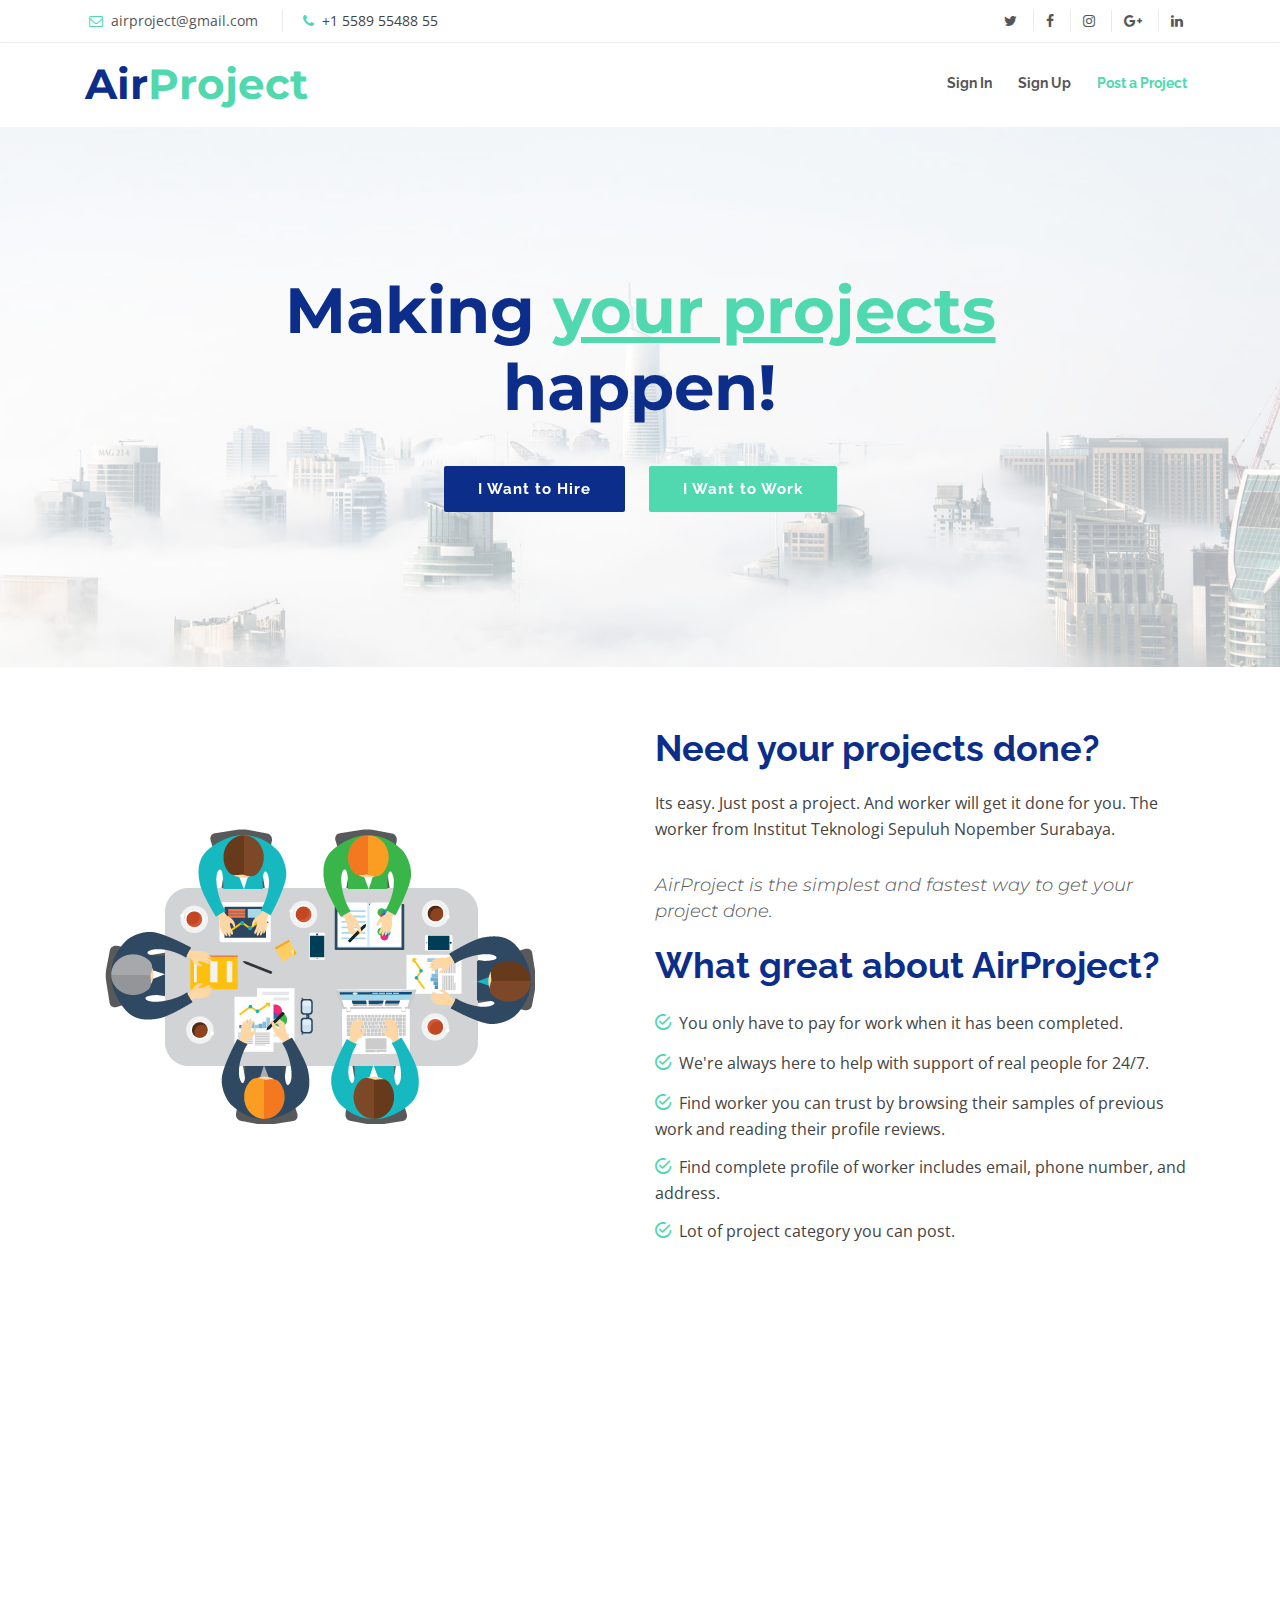
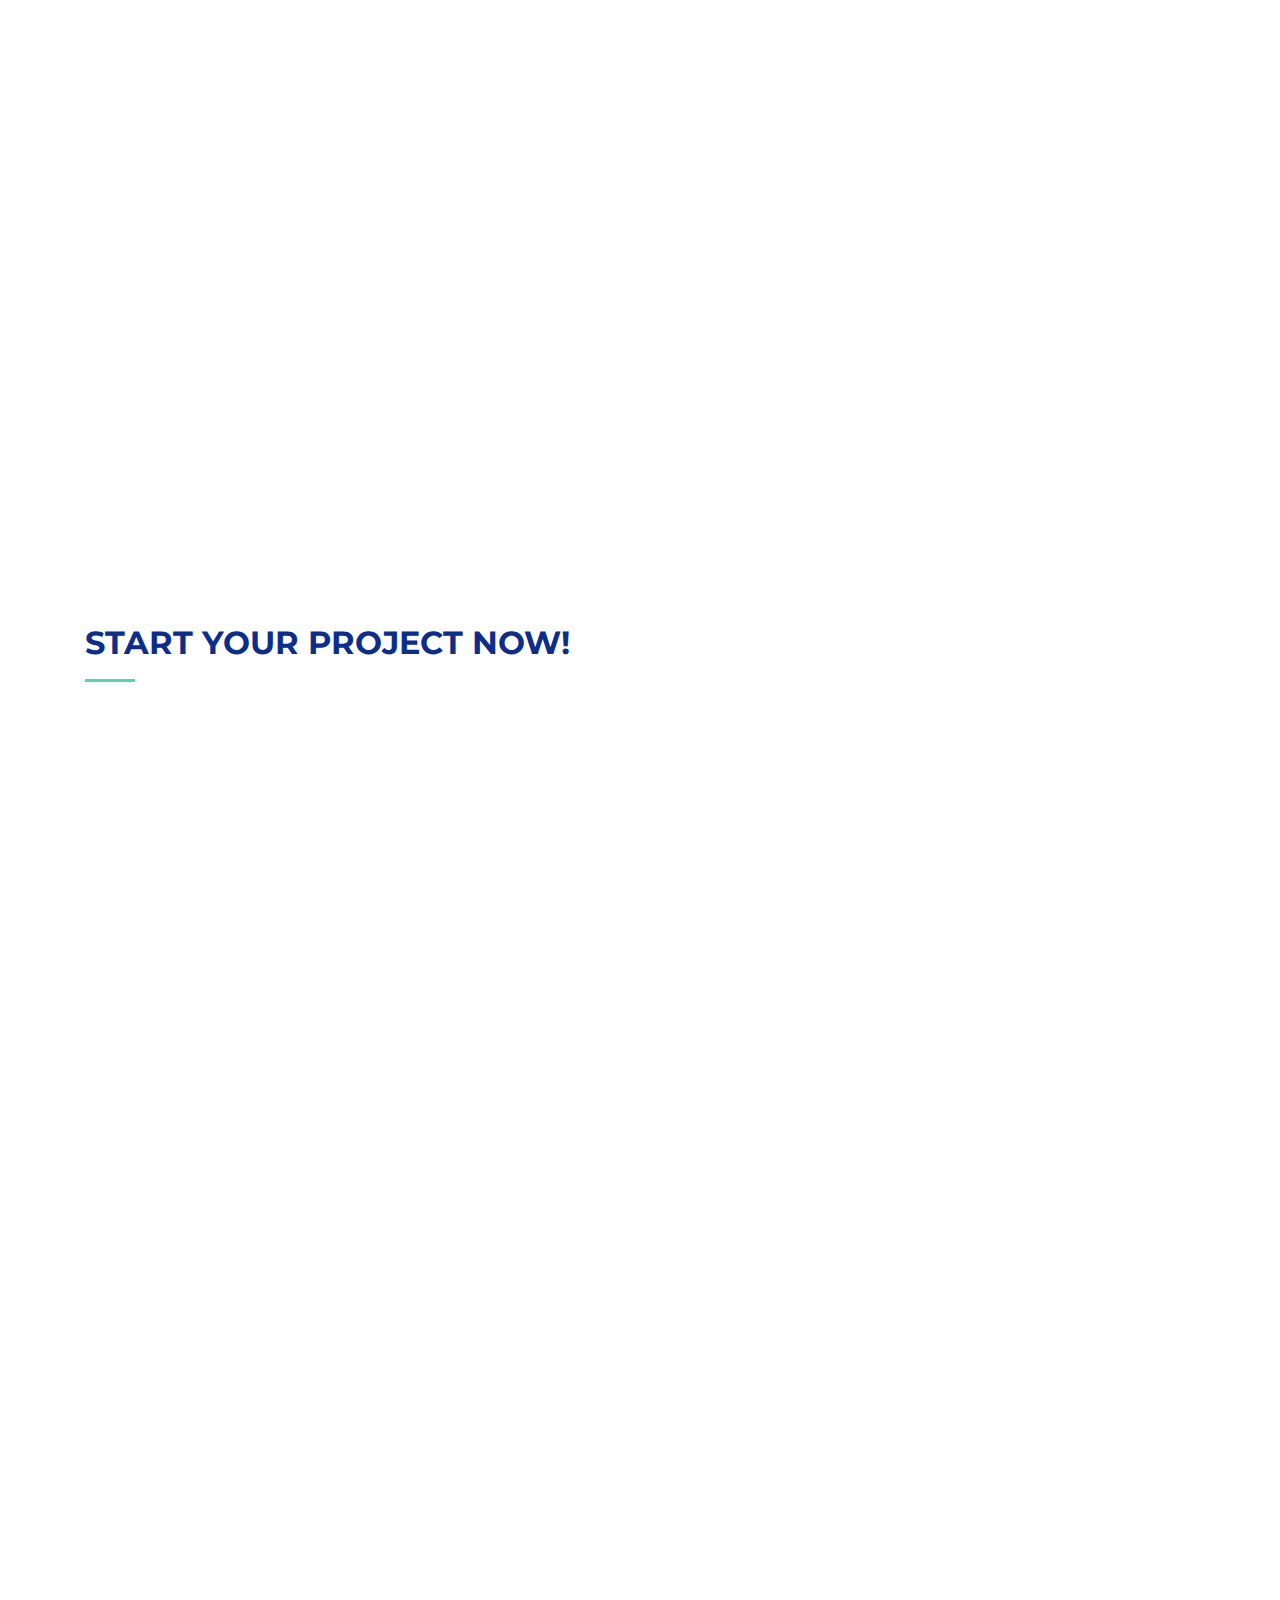
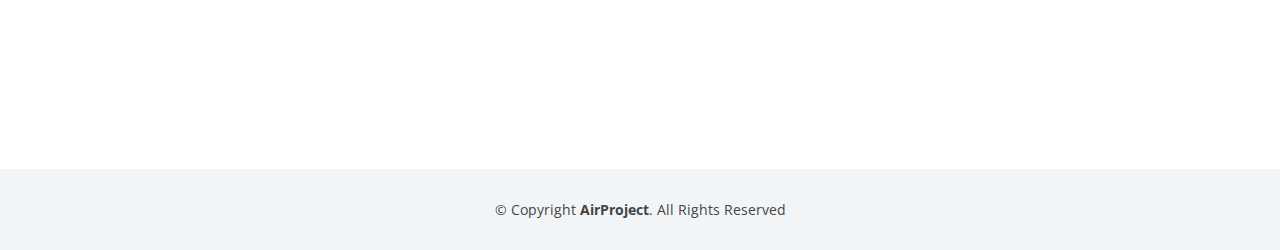
<file: AirProject/index.html>
<!DOCTYPE html>
<html lang="en">
<head>
  <meta charset="utf-8">
  <title>AirProject</title>
  <meta content="width=device-width, initial-scale=1.0" name="viewport">
  <meta content="" name="keywords">
  <meta content="" name="description">

  <!-- Favicons -->
  <link href="img/favicon.png" rel="icon">
  <link href="img/apple-touch-icon.png" rel="apple-touch-icon">

  <!-- Google Fonts -->
  <link href="https://fonts.googleapis.com/css?family=Open+Sans:300,300i,400,400i,700,700i|Raleway:300,400,500,700,800|Montserrat:300,400,700" rel="stylesheet">

  <!-- Bootstrap CSS File -->
  <link href="lib/bootstrap/css/bootstrap.min.css" rel="stylesheet">

  <!-- Libraries CSS Files -->
  <link href="lib/font-awesome/css/font-awesome.min.css" rel="stylesheet">
  <link href="lib/animate/animate.min.css" rel="stylesheet">
  <link href="lib/ionicons/css/ionicons.min.css" rel="stylesheet">
  <link href="lib/owlcarousel/assets/owl.carousel.min.css" rel="stylesheet">
  <link href="lib/magnific-popup/magnific-popup.css" rel="stylesheet">
  <link href="lib/ionicons/css/ionicons.min.css" rel="stylesheet">

  <!-- Main Stylesheet File -->
  <link href="css/style.css" rel="stylesheet">

  <!-- =======================================================
    Theme Name: Reveal
    Theme URL: https://bootstrapmade.com/reveal-bootstrap-corporate-template/
    Author: BootstrapMade.com
    License: https://bootstrapmade.com/license/
  ======================================================= -->
</head>

<body id="body">

  <!--==========================
    Top Bar
  ============================-->
  <section id="topbar" class="d-none d-lg-block">
    <div class="container clearfix">
      <div class="contact-info float-left">
        <i class="fa fa-envelope-o"></i> <a href="mailto:airproject@gmail.com">airproject@gmail.com</a>
        <i class="fa fa-phone"></i> +1 5589 55488 55
      </div>
      <div class="social-links float-right">
        <a href="#" class="twitter"><i class="fa fa-twitter"></i></a>
        <a href="#" class="facebook"><i class="fa fa-facebook"></i></a>
        <a href="#" class="instagram"><i class="fa fa-instagram"></i></a>
        <a href="#" class="google-plus"><i class="fa fa-google-plus"></i></a>
        <a href="#" class="linkedin"><i class="fa fa-linkedin"></i></a>
      </div>
    </div>
  </section>

  <!--==========================
    Header
  ============================-->
  <header id="header">
    <div class="container">

      <div id="logo" class="pull-left">
        <h1><a href="#body" class="scrollto">Air<span>Project</span></a></h1>
        <!-- Uncomment below if you prefer to use an image logo -->
        <!-- <a href="#body"><img src="img/logo.png" alt="" title="" /></a>-->
      </div>

      <nav id="nav-menu-container">
        <ul class="nav-menu">
          <li><a href="#about">Sign In</a></li>
          <li><a href="#services">Sign Up</a></li>
          <li class="menu-active"><a href="#services">Post a Project</a></li>
        </ul>
      </nav><!-- #nav-menu-container -->
    </div>
  </header><!-- #header -->

  <!--==========================
    Intro Section
  ============================-->
  <section id="intro">

    <div class="intro-content">
      <h2>Making <span>your projects</span><br>happen!</h2>
      <div>
        <a href="#about" class="btn-get-started scrollto">I Want to Hire</a>
        <a href="#portfolio" class="btn-projects scrollto">I Want to Work</a>
      </div>
    </div>

    <div id="intro-carousel" class="owl-carousel" >
      <div class="item" style="background-image: url('img/intro-carousel/1.jpg');"></div>
      <div class="item" style="background-image: url('img/intro-carousel/2.jpg');"></div>
      <div class="item" style="background-image: url('img/intro-carousel/3.jpg');"></div>
      <div class="item" style="background-image: url('img/intro-carousel/4.jpg');"></div>
      <div class="item" style="background-image: url('img/intro-carousel/5.jpg');"></div>
    </div>

  </section><!-- #intro -->

  <main id="main">

    <!--==========================
      About Section
    ============================-->
    <section id="about" class="wow fadeInUp">
      <div class="container">
        <div class="row">
          <div class="col-lg-6 about-img">
            <img src="img/about.jpg" alt="">
          </div>

          <div class="col-lg-6 content">
            <h2>Need your projects done?</h2>
            <p>Its easy. Just post a project. And worker will get it done for you. The worker from Institut Teknologi Sepuluh Nopember Surabaya.</p>
            <h3>AirProject is the simplest and fastest way to get your project done.</h3>
            <h2>What great about AirProject?</h2>
            <ul>
              <li><i class="ion-android-checkmark-circle"></i> You only have to pay for work when it has been completed.</li>
              <li><i class="ion-android-checkmark-circle"></i> We're always here to help with support of real people for 24/7.</li>
              <li><i class="ion-android-checkmark-circle"></i> Find worker you can trust by browsing their samples of previous work and reading their profile reviews.</li>
              <li><i class="ion-android-checkmark-circle"></i> Find complete profile of worker includes email, phone number, and address.</li>
              <li><i class="ion-android-checkmark-circle"></i> Lot of project category you can post.</li>
            </ul>

          </div>
        </div>

      </div>
    </section><!-- #about -->

    <!--==========================
      Our Portfolio Section
    ============================-->
    <section id="portfolio" class="wow fadeInUp">
      <div class="container">
        <div class="section-header">
          <h2>Popular Projects</h2>
          <p>Here are some of our most popular projects.</p>
        </div>
      </div>

      <div class="container-fluid">
        <div class="row no-gutters">

          <div class="col-md-4">
            <div class="portfolio-item wow fadeInUp">
              <a href="#">
                <img src="img/portfolio/project-1.jpg" style="height: 350px" alt="">
                <div class="portfolio-overlay">
                  <div class="portfolio-info"><h2 class="wow fadeInUp">Website Design</h2></div>
                </div>
              </a>
            </div>
          </div>

          <div class="col-md-4">
            <div class="portfolio-item wow fadeInUp">
              <a href="#">
                <img src="img/portfolio/project-2.jpg" style="height: 350px" alt="">
                <div class="portfolio-overlay">
                  <div class="portfolio-info"><h2 class="wow fadeInUp">Mobile App</h2></div>
                </div>
              </a>
            </div>
          </div>

          <div class="col-md-4">
            <div class="portfolio-item wow fadeInUp">
              <a href="#">
                <img src="img/portfolio/project-3.jpg" style="height: 350px" alt="">
                <div class="portfolio-overlay">
                  <div class="portfolio-info"><h2 class="wow fadeInUp">Website Development</h2></div>
                </div>
              </a>
            </div>
          </div>

          <div class="col-md-4">
            <div class="portfolio-item wow fadeInUp">
              <a href="#">
                <img src="img/portfolio/project-4.jpeg" style="height: 350px" alt="">
                <div class="portfolio-overlay">
                  <div class="portfolio-info"><h2 class="wow fadeInUp">SEO</h2></div>
                </div>
              </a>
            </div>
          </div>

          <div class="col-md-4">
            <div class="portfolio-item wow fadeInUp">
              <a href="#">
                <img src="img/portfolio/project-5.jpg" style="height: 350px" alt="">
                <div class="portfolio-overlay">
                  <div class="portfolio-info"><h2 class="wow fadeInUp">Logo Design</h2></div>
                </div>
              </a>
            </div>
          </div>

          <div class="col-md-4">
            <div class="portfolio-item wow fadeInUp">
              <a href="#">
                <img src="img/portfolio/project-6.jpg" style="height: 350px" alt="">
                <div class="portfolio-overlay">
                  <div class="portfolio-info"><h2 class="wow fadeInUp">Graphic Design</h2></div>
                </div>
              </a>
            </div>
          </div>

        </div>

      </div>
    </section><!-- #portfolio -->

    <!--==========================
      Services Section
    ============================-->
    <section id="services">
      <div class="container">
        <div class="section-header">
          <h2>Start your project now!</h2>
        </div>

        <div class="row">

          <div class="col-lg-6">
            <div class="box wow fadeInLeft">
              <div class="icon"><i class="fa fa-desktop"></i></div>
              <h4 class="title"><a href="">Web Development</a></h4>
              <p class="description">Start from Rp. 2.000.000</p>
            </div>
          </div>

          <div class="col-lg-6">
            <div class="box wow fadeInRight">
              <div class="icon"><i class="fa fa-pencil"></i></div>
              <h4 class="title"><a href="">Graphic Design</a></h4>
              <p class="description">Start from Rp. 1.000.000</p>
            </div>
          </div>

          <div class="col-lg-6">
            <div class="box wow fadeInLeft" data-wow-delay="0.2s">
              <div class="icon"><i class="fa fa-code"></i></div>
              <h4 class="title"><a href="">Dekstop App</a></h4>
              <p class="description">Start from Rp. 2.500.000</p>
            </div>
          </div>

          <div class="col-lg-6">
            <div class="box wow fadeInRight" data-wow-delay="0.2s">
              <div class="icon"><i class="fa fa-mobile" style=""></i></div>
              <h4 class="title"><a href="">Mobile App</a></h4>
              <p class="description">Start from Rp. 2.500.000</p>
            </div>
          </div>

        </div>

      </div>
    </section><!-- #services -->

    <!--==========================
      Contact Section
    ============================-->
    <section id="contact" class="wow fadeInUp">
      <div class="container">
        <div class="section-header">
          <h2>Contact Us</h2>
        </div>

        <div class="row contact-info">

          <div class="col-md-4">
            <div class="contact-address">
              <i class="ion-ios-location-outline"></i>
              <h3>Address</h3>
              <address>Keputih, Sukolilo, Surabaya, Indonesia</address>
            </div>
          </div>

          <div class="col-md-4">
            <div class="contact-phone">
              <i class="ion-ios-telephone-outline"></i>
              <h3>Phone Number</h3>
              <p><a href="tel:+155895548855">+1 5589 55488 55</a></p>
            </div>
          </div>

          <div class="col-md-4">
            <div class="contact-email">
              <i class="ion-ios-email-outline"></i>
              <h3>Email</h3>
              <p><a href="mailto:info@example.com">airproject@gmail.com</a></p>
            </div>
          </div>

        </div>
      </div>

      <div class="container">
        <!-- Uncomment below if you wan to use dynamic maps -->
        <!--<div id="google-map" data-latitude="40.713732" data-longitude="-74.0092704"></div>-->
      </div>

      <div class="container">
        <div class="form">
          <div id="sendmessage">Your message has been sent. Thank you!</div>
          <div id="errormessage"></div>
          <form action="" method="post" role="form" class="contactForm">
            <div class="form-row">
              <div class="form-group col-md-6">
                <input type="text" name="name" class="form-control" id="name" placeholder="Your Name" data-rule="minlen:4" data-msg="Please enter at least 4 chars" />
                <div class="validation"></div>
              </div>
              <div class="form-group col-md-6">
                <input type="email" class="form-control" name="email" id="email" placeholder="Your Email" data-rule="email" data-msg="Please enter a valid email" />
                <div class="validation"></div>
              </div>
            </div>
            <div class="form-group">
              <input type="text" class="form-control" name="subject" id="subject" placeholder="Subject" data-rule="minlen:4" data-msg="Please enter at least 8 chars of subject" />
              <div class="validation"></div>
            </div>
            <div class="form-group">
              <textarea class="form-control" name="message" rows="5" data-rule="required" data-msg="Please write something for us" placeholder="Message"></textarea>
              <div class="validation"></div>
            </div>
            <div class="text-center"><button type="submit">Send Message</button></div>
          </form>
        </div>

      </div>
    </section><!-- #contact -->

  </main>

  <!--==========================
    Footer
  ============================-->
  <footer id="footer">
    <div class="container">
      <div class="copyright">
        &copy; Copyright <strong>AirProject</strong>. All Rights Reserved
      </div>
      <div class="credits">
        <!--
          All the links in the footer should remain intact.
          You can delete the links only if you purchased the pro version.
          Licensing information: https://bootstrapmade.com/license/
          Purchase the pro version with working PHP/AJAX contact form: https://bootstrapmade.com/buy/?theme=Reveal
        -->
        <!--Designed by <a href="https://bootstrapmade.com/">BootstrapMade</a>-->
      </div>
    </div>
  </footer><!-- #footer -->

  <a href="#" class="back-to-top"><i class="fa fa-chevron-up"></i></a>

  <!-- JavaScript Libraries -->
  <script src="lib/jquery/jquery.min.js"></script>
  <script src="lib/jquery/jquery-migrate.min.js"></script>
  <script src="lib/bootstrap/js/bootstrap.bundle.min.js"></script>
  <script src="lib/easing/easing.min.js"></script>
  <script src="lib/superfish/hoverIntent.js"></script>
  <script src="lib/superfish/superfish.min.js"></script>
  <script src="lib/wow/wow.min.js"></script>
  <script src="lib/owlcarousel/owl.carousel.min.js"></script>
  <script src="lib/magnific-popup/magnific-popup.min.js"></script>
  <script src="lib/sticky/sticky.js"></script>
  <!-- Uncomment below if you want to use dynamic Google Maps -->
  <!-- <script src="https://maps.googleapis.com/maps/api/js?key=AIzaSyD8HeI8o-c1NppZA-92oYlXakhDPYR7XMY"></script> -->

  <!-- Contact Form JavaScript File -->
  <script src="contactform/contactform.js"></script>

  <!-- Template Main Javascript File -->
  <script src="js/main.js"></script>

</body>
</html>
</file>
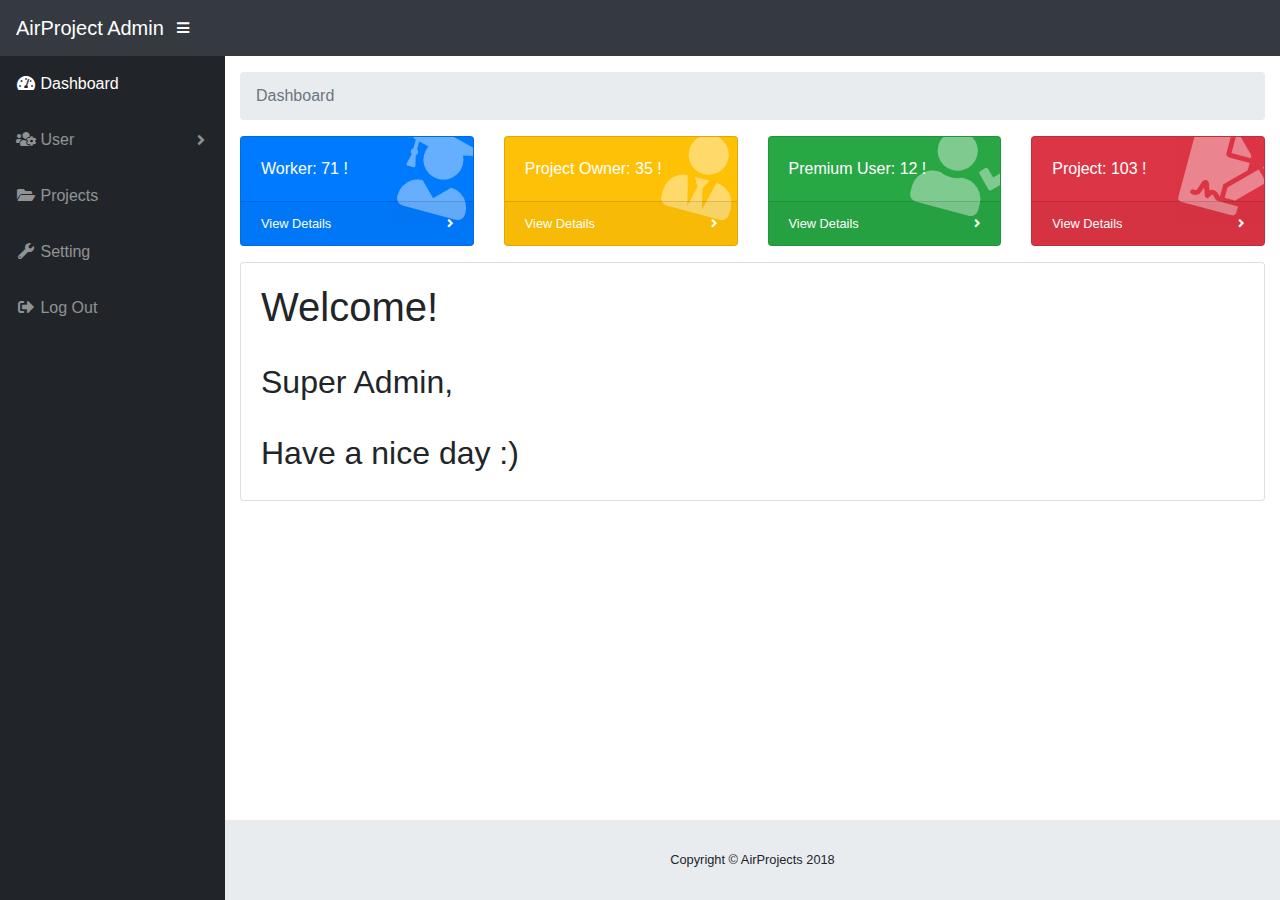
<file: AirProject/admin/index.html>
<!DOCTYPE html>
<html lang="en">

  <head>

    <meta charset="utf-8">
    <meta http-equiv="X-UA-Compatible" content="IE=edge">
    <meta name="viewport" content="width=device-width, initial-scale=1, shrink-to-fit=no">
    <meta name="description" content="">
    <meta name="author" content="">

    <title>SB Admin - Dashboard</title>

    <!-- Bootstrap core CSS-->
    <link href="vendor/bootstrap/css/bootstrap.min.css" rel="stylesheet">

    <!-- Custom fonts for this template-->
    <link href="vendor/fontawesome-free/css/all.min.css" rel="stylesheet" type="text/css">

    <!-- Page level plugin CSS-->
    <link href="vendor/datatables/dataTables.bootstrap4.css" rel="stylesheet">

    <!-- Custom styles for this template-->
    <link href="css/sb-admin.css" rel="stylesheet">

  </head>

  <body id="page-top">

    <nav class="navbar navbar-expand navbar-dark bg-dark static-top">

      <a class="navbar-brand mr-1" href="index.html">AirProject Admin</a>

      <button class="btn btn-link btn-sm text-white order-1 order-sm-0" id="sidebarToggle" href="#">
        <i class="fas fa-bars"></i>
      </button>

    </nav>

    <div id="wrapper">

      <!-- Sidebar -->
      <ul class="sidebar navbar-nav">
        <li class="nav-item active">
          <a class="nav-link" href="index.html">
            <i class="fas fa-fw fa-tachometer-alt"></i>
            <span>Dashboard</span>
          </a>
        </li>
        <li class="nav-item dropdown">
          <a class="nav-link dropdown-toggle" href="#" id="pagesDropdown" role="button" data-toggle="dropdown" aria-haspopup="true" aria-expanded="false">
            <i class="fas fa-fw fa-users-cog"></i>
            <span>User</span>
          </a>
          <div class="dropdown-menu" aria-labelledby="pagesDropdown">
            <h6 class="dropdown-header">Worker:</h6>
            <a class="dropdown-item" href="add-worker.html">Add Worker</a>
            <a class="dropdown-item" href="list-worker.html">List Worker</a>
            <div class="dropdown-divider"></div>
            <h6 class="dropdown-header">Project Owner:</h6>
            <a class="dropdown-item" href="add-projectowner.html">Add Project Owner</a>
            <a class="dropdown-item" href="list-projectowner.html">List Project Owner</a>
          </div>
        </li>
        <li class="nav-item">
          <a class="nav-link" href="project.html">
            <i class="fas fa-fw fa-folder-open"></i>
            <span>Projects</span></a>
        </li>
        <li class="nav-item">
          <a class="nav-link" href="setting.html">
            <i class="fas fa-fw fa-wrench"></i>
            <span>Setting</span></a>
        </li>
        <li class="nav-item">
          <a class="nav-link" href="#">
            <i class="fas fa-fw fa-sign-out-alt"></i>
            <span>Log Out</span></a>
        </li>
      </ul>

      <div id="content-wrapper">

        <div class="container-fluid">

          <!-- Breadcrumbs-->
          <ol class="breadcrumb">
            <li class="breadcrumb-item active">Dashboard</li>
          </ol>

          <!-- Icon Cards-->
          <div class="row">
            <div class="col-xl-3 col-sm-6 mb-3">
              <div class="card text-white bg-primary o-hidden h-100">
                <div class="card-body">
                  <div class="card-body-icon">
                    <i class="fas fa-fw fa-user-graduate"></i>
                  </div>
                  <div class="mr-5">Worker: 71 !</div>
                </div>
                <a class="card-footer text-white clearfix small z-1" href="#">
                  <span class="float-left">View Details</span>
                  <span class="float-right">
                    <i class="fas fa-angle-right"></i>
                  </span>
                </a>
              </div>
            </div>
            <div class="col-xl-3 col-sm-6 mb-3">
              <div class="card text-white bg-warning o-hidden h-100">
                <div class="card-body">
                  <div class="card-body-icon">
                    <i class="fas fa-fw fa-user-tie"></i>
                  </div>
                  <div class="mr-5">Project Owner: 35 !</div>
                </div>
                <a class="card-footer text-white clearfix small z-1" href="#">
                  <span class="float-left">View Details</span>
                  <span class="float-right">
                    <i class="fas fa-angle-right"></i>
                  </span>
                </a>
              </div>
            </div>
            <div class="col-xl-3 col-sm-6 mb-3">
              <div class="card text-white bg-success o-hidden h-100">
                <div class="card-body">
                  <div class="card-body-icon">
                    <i class="fas fa-fw fa-user-check"></i>
                  </div>
                  <div class="mr-5">Premium User: 12 !</div>
                </div>
                <a class="card-footer text-white clearfix small z-1" href="#">
                  <span class="float-left">View Details</span>
                  <span class="float-right">
                    <i class="fas fa-angle-right"></i>
                  </span>
                </a>
              </div>
            </div>
            <div class="col-xl-3 col-sm-6 mb-3">
              <div class="card text-white bg-danger o-hidden h-100">
                <div class="card-body">
                  <div class="card-body-icon">
                    <i class="fas fa-fw fa-file-signature"></i>
                  </div>
                  <div class="mr-5">Project: 103 !</div>
                </div>
                <a class="card-footer text-white clearfix small z-1" href="#">
                  <span class="float-left">View Details</span>
                  <span class="float-right">
                    <i class="fas fa-angle-right"></i>
                  </span>
                </a>
              </div>
            </div>
          </div>

          <!-- Area Chart Example-->
          <div class="card mb-3">
            <div class="card-body">
              <h1>Welcome!</h1>
              <br>
              <h2>Super Admin, </h2>
              <br>
              <h2>Have a nice day :)</h2>
            </div>
          </div>
        </div>
        <!-- /.container-fluid -->

        <!-- Sticky Footer -->
        <footer class="sticky-footer">
          <div class="container my-auto">
            <div class="copyright text-center my-auto">
              <span>Copyright © AirProjects 2018</span>
            </div>
          </div>
        </footer>

      </div>
      <!-- /.content-wrapper -->

    </div>
    <!-- /#wrapper -->

    <!-- Scroll to Top Button-->
    <a class="scroll-to-top rounded" href="#page-top">
      <i class="fas fa-angle-up"></i>
    </a>

    <!-- Bootstrap core JavaScript-->
    <script src="vendor/jquery/jquery.min.js"></script>
    <script src="vendor/bootstrap/js/bootstrap.bundle.min.js"></script>

    <!-- Core plugin JavaScript-->
    <script src="vendor/jquery-easing/jquery.easing.min.js"></script>

    <!-- Page level plugin JavaScript-->
    <script src="vendor/chart.js/Chart.min.js"></script>
    <script src="vendor/datatables/jquery.dataTables.js"></script>
    <script src="vendor/datatables/dataTables.bootstrap4.js"></script>

    <!-- Custom scripts for all pages-->
    <script src="js/sb-admin.min.js"></script>

    <!-- Demo scripts for this page-->
    <script src="js/demo/datatables-demo.js"></script>
    <script src="js/demo/chart-area-demo.js"></script>

  </body>

</html>
</file>
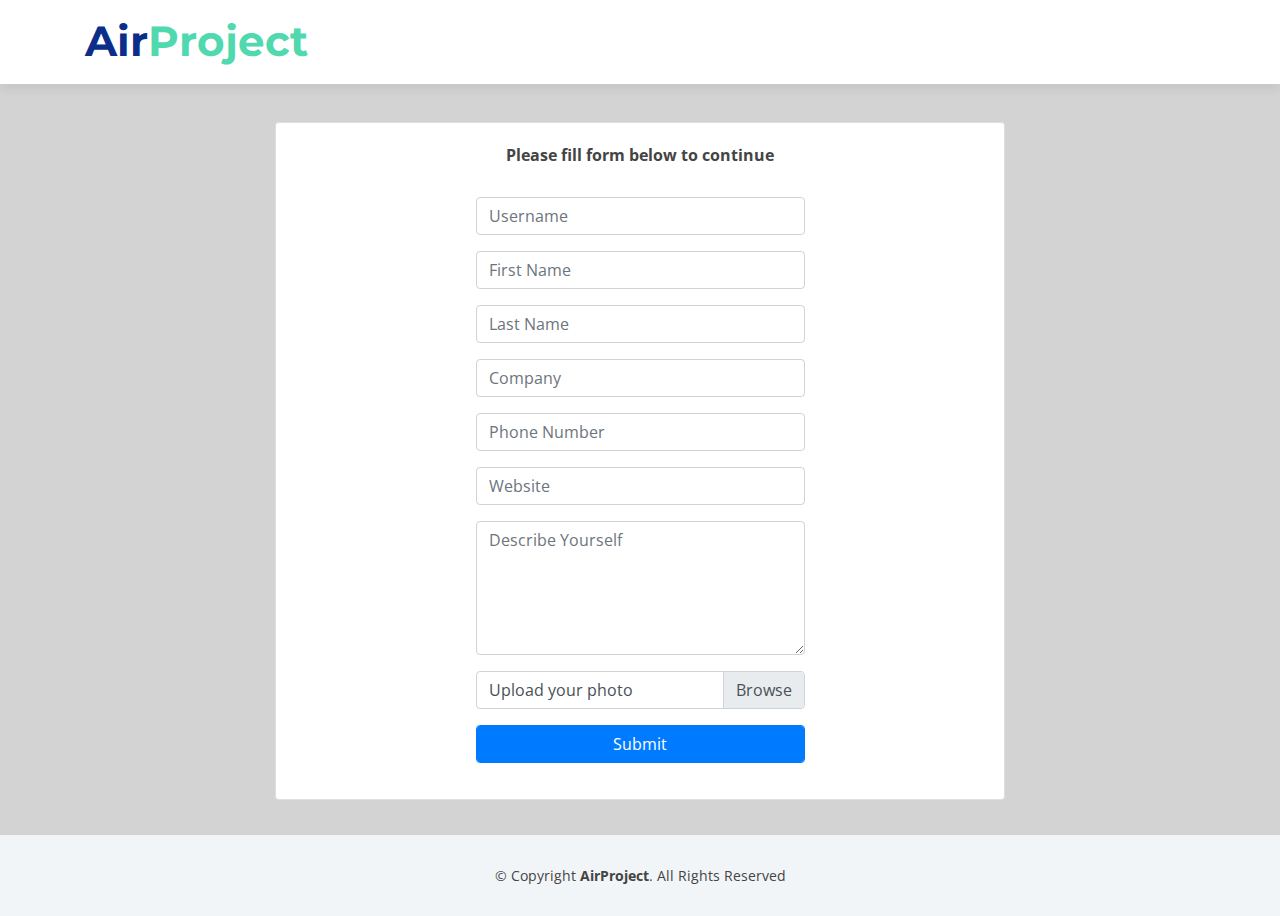
<file: AirProject/biodata-projectowner.html>
<!DOCTYPE html>
<html lang="en">
<head>
  <meta charset="utf-8">
  <title>AirProject</title>
  <meta content="width=device-width, initial-scale=1.0" name="viewport">
  <meta content="" name="keywords">
  <meta content="" name="description">

  <!-- Favicons -->
  <link href="img/favicon.png" rel="icon">
  <link href="img/apple-touch-icon.png" rel="apple-touch-icon">

  <!-- Google Fonts -->
  <link href="https://fonts.googleapis.com/css?family=Open+Sans:300,300i,400,400i,700,700i|Raleway:300,400,500,700,800|Montserrat:300,400,700" rel="stylesheet">

  <!-- Bootstrap CSS File -->
  <link href="lib/bootstrap/css/bootstrap.min.css" rel="stylesheet">

  <!-- Libraries CSS Files -->
  <link href="lib/font-awesome/css/font-awesome.min.css" rel="stylesheet">
  <link href="lib/animate/animate.min.css" rel="stylesheet">
  <link href="lib/ionicons/css/ionicons.min.css" rel="stylesheet">
  <link href="lib/owlcarousel/assets/owl.carousel.min.css" rel="stylesheet">
  <link href="lib/magnific-popup/magnific-popup.css" rel="stylesheet">
  <link href="lib/ionicons/css/ionicons.min.css" rel="stylesheet">

  <!-- Main Stylesheet File -->
  <link href="css/style.css" rel="stylesheet">

  <!-- =======================================================
    Theme Name: Reveal
    Theme URL: https://bootstrapmade.com/reveal-bootstrap-corporate-template/
    Author: BootstrapMade.com
    License: https://bootstrapmade.com/license/
  ======================================================= -->

  <style type="text/css">
    .btn-success{
      background-color: #50d8af;
      border-color: #50d8af;
      color: #fff;
      font-weight: bold;
    }
    .btn-success:hover{
      background-color: #0c2e8a;
      border-color: #0c2e8a;
    }
    .btn-success:active{
      background-color: #50d8af;
      border-color: #50d8af;
    }
    .btn-success:focus{
      background-color: #50d8af;
      border-color: #50d8af;
    }
  </style>

</head>

<body id="body" style="background-color: #d3d3d3;">

    <header id="header">
      <div class="container">

        <div id="logo" class="pull-left">
          <h1><a href="#body" class="scrollto">Air<span>Project</span></a></h1>
          <!-- Uncomment below if you prefer to use an image logo -->
          <!-- <a href="#body"><img src="img/logo.png" alt="" title="" /></a>-->
        </div>

        <nav id="nav-menu-container">
          <ul class="nav-menu">
          </ul>
        </nav><!-- #nav-menu-container -->
      </div>
    </header><!-- #header -->

    <div class="container" style="margin-top: 3%;margin-bottom: 2.7%;">
      <div class="row">
        <div class="col-md-2"></div>
        <div class="col-md-8">
          <div class="card">
            <div class="card-body">
              <div id="owner">
                <div class="row">
                  <div class="col-md-3"></div>
                  <div class="col-md-6">
                    <p class="text-center" style="font-weight: bold;">Please fill form below to continue</p>
                    <form>
                      <div class="form-group">
                        <input type="text" name="username_owner" placeholder="Username" class="form-control">
                      </div>
                      <div class="form-group">
                        <input type="text" name="firstname_owner" placeholder="First Name" class="form-control">
                      </div>
                      <div class="form-group">
                        <input type="text" name="lastname_owner" placeholder="Last Name" class="form-control">
                      </div>
                      <div class="form-group">
                        <input type="text" name="company_owner" placeholder="Company" class="form-control">
                      </div>
                      <div class="form-group">
                        <input type="text" name="phone_owner" placeholder="Phone Number" class="form-control">
                      </div>
                      <div class="form-group">
                        <input type="text" name="web_owner" placeholder="Website" class="form-control">
                      </div>
                      <div class="form-group">
                        <textarea name="description_owner" placeholder="Describe Yourself" class="form-control" rows="5"></textarea>
                      </div>
                      <div class="form-group">
                        <div class="custom-file">
                          <input type="file" class="custom-file-input" id="inputGroupFile01" aria-describedby="inputGroupFileAddon01">
                          <label class="custom-file-label" for="inputGroupFile01">Upload your photo</label>
                        </div>
                      </div>
                      <div class="form-group">
                        <button type="button" class="form-control btn btn-primary">Submit</button>
                      </div>
                    </form>
                  </div>
                  <div class="col-md-3"></div>
                </div>
              </div>
            </div>
          </div>
        </div>
        <div class="col-md-2"></div>
      </div>
    </div>

  <!--==========================
    Footer
  ============================-->
  <footer id="footer">
    <div class="container">
      <div class="copyright">
        &copy; Copyright <strong>AirProject</strong>. All Rights Reserved
      </div>
      <div class="credits">
        <!--
          All the links in the footer should remain intact.
          You can delete the links only if you purchased the pro version.
          Licensing information: https://bootstrapmade.com/license/
          Purchase the pro version with working PHP/AJAX contact form: https://bootstrapmade.com/buy/?theme=Reveal
        -->
        <!--Designed by <a href="https://bootstrapmade.com/">BootstrapMade</a>-->
      </div>
    </div>
  </footer><!-- #footer -->

  <a href="#" class="back-to-top"><i class="fa fa-chevron-up"></i></a>

  <!-- JavaScript Libraries -->
  <script src="lib/jquery/jquery.min.js"></script>
  <script src="https://ajax.googleapis.com/ajax/libs/jquery/3.2.1/jquery.min.js"></script>
  <script src='http://cdnjs.cloudflare.com/ajax/libs/jquery/2.1.3/jquery.min.js'></script>
  <script src="//code.jquery.com/jquery-1.11.1.min.js"></script>
  <script src="lib/jquery/jquery-migrate.min.js"></script>
  <script src="lib/bootstrap/js/bootstrap.bundle.min.js"></script>
  <script src="lib/easing/easing.min.js"></script>
  <script src="lib/superfish/hoverIntent.js"></script>
  <script src="lib/superfish/superfish.min.js"></script>
  <script src="lib/wow/wow.min.js"></script>
  <script src="lib/owlcarousel/owl.carousel.min.js"></script>
  <script src="lib/magnific-popup/magnific-popup.min.js"></script>
  <script src="lib/sticky/sticky.js"></script>
  <!-- Uncomment below if you want to use dynamic Google Maps -->
  <!-- <script src="https://maps.googleapis.com/maps/api/js?key=AIzaSyD8HeI8o-c1NppZA-92oYlXakhDPYR7XMY"></script> -->

  <!-- Contact Form JavaScript File -->
  <script src="contactform/contactform.js"></script>

  <!-- Template Main Javascript File -->
  <script src="js/main.js"></script>

</body>
</html>
</file>
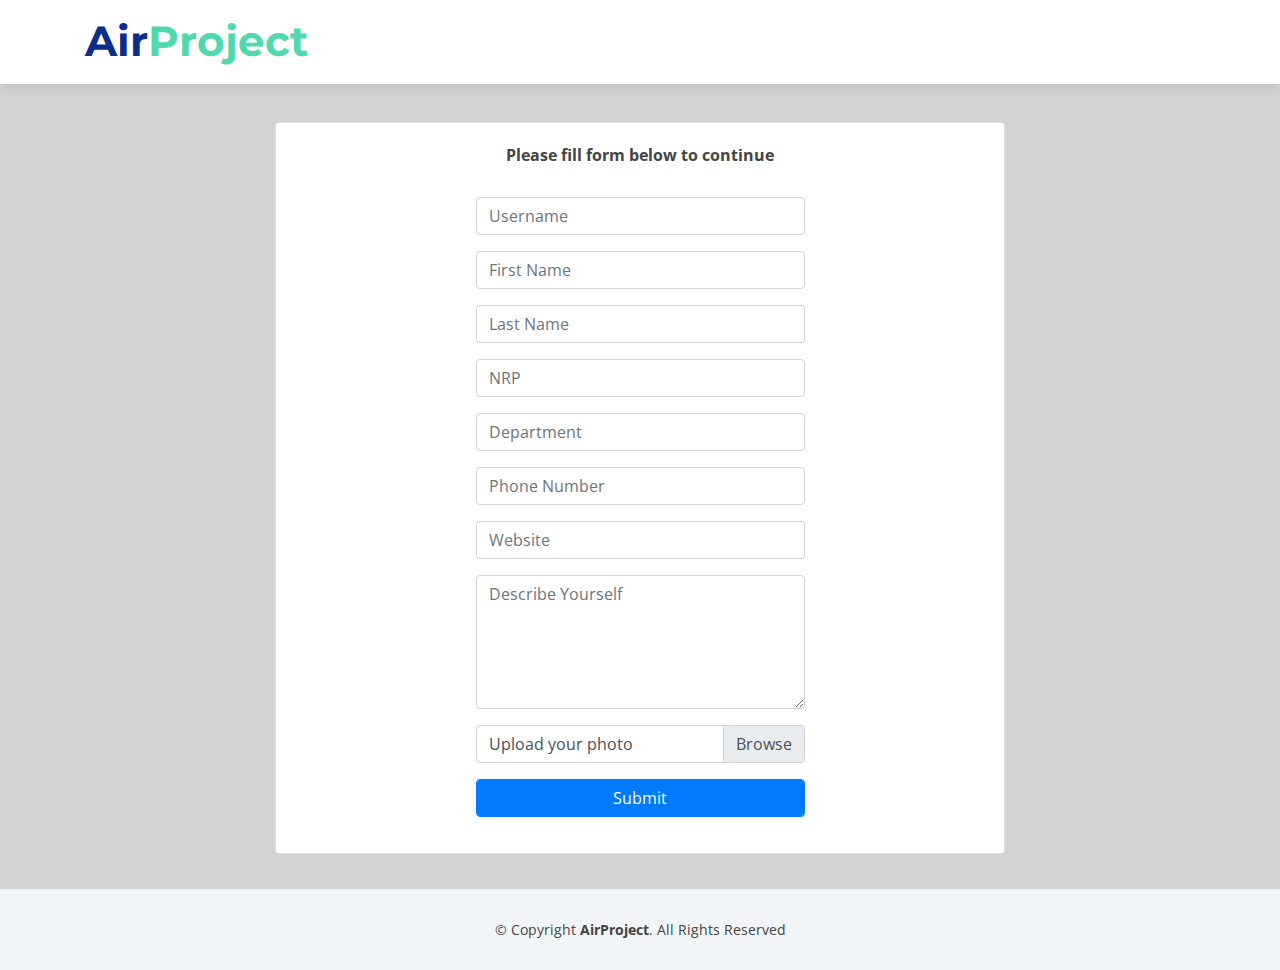
<file: AirProject/biodata-worker.html>
<!DOCTYPE html>
<html lang="en">
<head>
  <meta charset="utf-8">
  <title>AirProject</title>
  <meta content="width=device-width, initial-scale=1.0" name="viewport">
  <meta content="" name="keywords">
  <meta content="" name="description">

  <!-- Favicons -->
  <link href="img/favicon.png" rel="icon">
  <link href="img/apple-touch-icon.png" rel="apple-touch-icon">

  <!-- Google Fonts -->
  <link href="https://fonts.googleapis.com/css?family=Open+Sans:300,300i,400,400i,700,700i|Raleway:300,400,500,700,800|Montserrat:300,400,700" rel="stylesheet">

  <!-- Bootstrap CSS File -->
  <link href="lib/bootstrap/css/bootstrap.min.css" rel="stylesheet">

  <!-- Libraries CSS Files -->
  <link href="lib/font-awesome/css/font-awesome.min.css" rel="stylesheet">
  <link href="lib/animate/animate.min.css" rel="stylesheet">
  <link href="lib/ionicons/css/ionicons.min.css" rel="stylesheet">
  <link href="lib/owlcarousel/assets/owl.carousel.min.css" rel="stylesheet">
  <link href="lib/magnific-popup/magnific-popup.css" rel="stylesheet">
  <link href="lib/ionicons/css/ionicons.min.css" rel="stylesheet">

  <!-- Main Stylesheet File -->
  <link href="css/style.css" rel="stylesheet">

  <!-- =======================================================
    Theme Name: Reveal
    Theme URL: https://bootstrapmade.com/reveal-bootstrap-corporate-template/
    Author: BootstrapMade.com
    License: https://bootstrapmade.com/license/
  ======================================================= -->

  <style type="text/css">
    .btn-success{
      background-color: #50d8af;
      border-color: #50d8af;
      color: #fff;
      font-weight: bold;
    }
    .btn-success:hover{
      background-color: #0c2e8a;
      border-color: #0c2e8a;
    }
    .btn-success:active{
      background-color: #50d8af;
      border-color: #50d8af;
    }
    .btn-success:focus{
      background-color: #50d8af;
      border-color: #50d8af;
    }
  </style>

</head>

<body id="body" style="background-color: #d3d3d3;">

    <header id="header">
      <div class="container">

        <div id="logo" class="pull-left">
          <h1><a href="#body" class="scrollto">Air<span>Project</span></a></h1>
          <!-- Uncomment below if you prefer to use an image logo -->
          <!-- <a href="#body"><img src="img/logo.png" alt="" title="" /></a>-->
        </div>

        <nav id="nav-menu-container">
          <ul class="nav-menu">
          </ul>
        </nav><!-- #nav-menu-container -->
      </div>
    </header><!-- #header -->

    <div class="container" style="margin-top: 3%;margin-bottom: 2.7%;">
      <div class="row">
        <div class="col-md-2"></div>
        <div class="col-md-8">
          <div class="card">
            <div class="card-body">
              <div id="worker">
                <div class="row">
                  <div class="col-md-3"></div>
                  <div class="col-md-6">
                    <p class="text-center" style="font-weight: bold;">Please fill form below to continue</p>
                    <form>
                      <div class="form-group">
                        <input type="text" name="username_worker" placeholder="Username" class="form-control">
                      </div>
                      <div class="form-group">
                        <input type="text" name="firstname_worker" placeholder="First Name" class="form-control">
                      </div>
                      <div class="form-group">
                        <input type="text" name="lastname_worker" placeholder="Last Name" class="form-control">
                      </div>
                      <div class="form-group">
                        <input type="text" name="nrp_worker" placeholder="NRP" class="form-control">
                      </div>
                      <div class="form-group">
                        <input type="text" name="department_worker" placeholder="Department" class="form-control">
                      </div>
                      <div class="form-group">
                        <input type="text" name="phone_worker" placeholder="Phone Number" class="form-control">
                      </div>
                      <div class="form-group">
                        <input type="text" name="web_worker" placeholder="Website" class="form-control">
                      </div>
                      <div class="form-group">
                        <textarea name="description_worker" placeholder="Describe Yourself" class="form-control" rows="5"></textarea>
                      </div>
                      <div class="form-group">
                        <div class="custom-file">
                          <input type="file" class="custom-file-input" id="inputGroupFile01" aria-describedby="inputGroupFileAddon01">
                          <label class="custom-file-label" for="inputGroupFile01">Upload your photo</label>
                        </div>
                      </div>
                      <div class="form-group">
                        <button type="button" class="form-control btn btn-primary">Submit</button>
                      </div>
                    </form>
                  </div>
                  <div class="col-md-3"></div>
                </div>
              </div>
            </div>
          </div>
        </div>
        <div class="col-md-2"></div>
      </div>
    </div>

  <!--==========================
    Footer
  ============================-->
  <footer id="footer">
    <div class="container">
      <div class="copyright">
        &copy; Copyright <strong>AirProject</strong>. All Rights Reserved
      </div>
      <div class="credits">
        <!--
          All the links in the footer should remain intact.
          You can delete the links only if you purchased the pro version.
          Licensing information: https://bootstrapmade.com/license/
          Purchase the pro version with working PHP/AJAX contact form: https://bootstrapmade.com/buy/?theme=Reveal
        -->
        <!--Designed by <a href="https://bootstrapmade.com/">BootstrapMade</a>-->
      </div>
    </div>
  </footer><!-- #footer -->

  <a href="#" class="back-to-top"><i class="fa fa-chevron-up"></i></a>

  <!-- JavaScript Libraries -->
  <script src="lib/jquery/jquery.min.js"></script>
  <script src="https://ajax.googleapis.com/ajax/libs/jquery/3.2.1/jquery.min.js"></script>
  <script src='http://cdnjs.cloudflare.com/ajax/libs/jquery/2.1.3/jquery.min.js'></script>
  <script src="//code.jquery.com/jquery-1.11.1.min.js"></script>
  <script src="lib/jquery/jquery-migrate.min.js"></script>
  <script src="lib/bootstrap/js/bootstrap.bundle.min.js"></script>
  <script src="lib/easing/easing.min.js"></script>
  <script src="lib/superfish/hoverIntent.js"></script>
  <script src="lib/superfish/superfish.min.js"></script>
  <script src="lib/wow/wow.min.js"></script>
  <script src="lib/owlcarousel/owl.carousel.min.js"></script>
  <script src="lib/magnific-popup/magnific-popup.min.js"></script>
  <script src="lib/sticky/sticky.js"></script>
  <!-- Uncomment below if you want to use dynamic Google Maps -->
  <!-- <script src="https://maps.googleapis.com/maps/api/js?key=AIzaSyD8HeI8o-c1NppZA-92oYlXakhDPYR7XMY"></script> -->

  <!-- Contact Form JavaScript File -->
  <script src="contactform/contactform.js"></script>

  <!-- Template Main Javascript File -->
  <script src="js/main.js"></script>

</body>
</html>
</file>
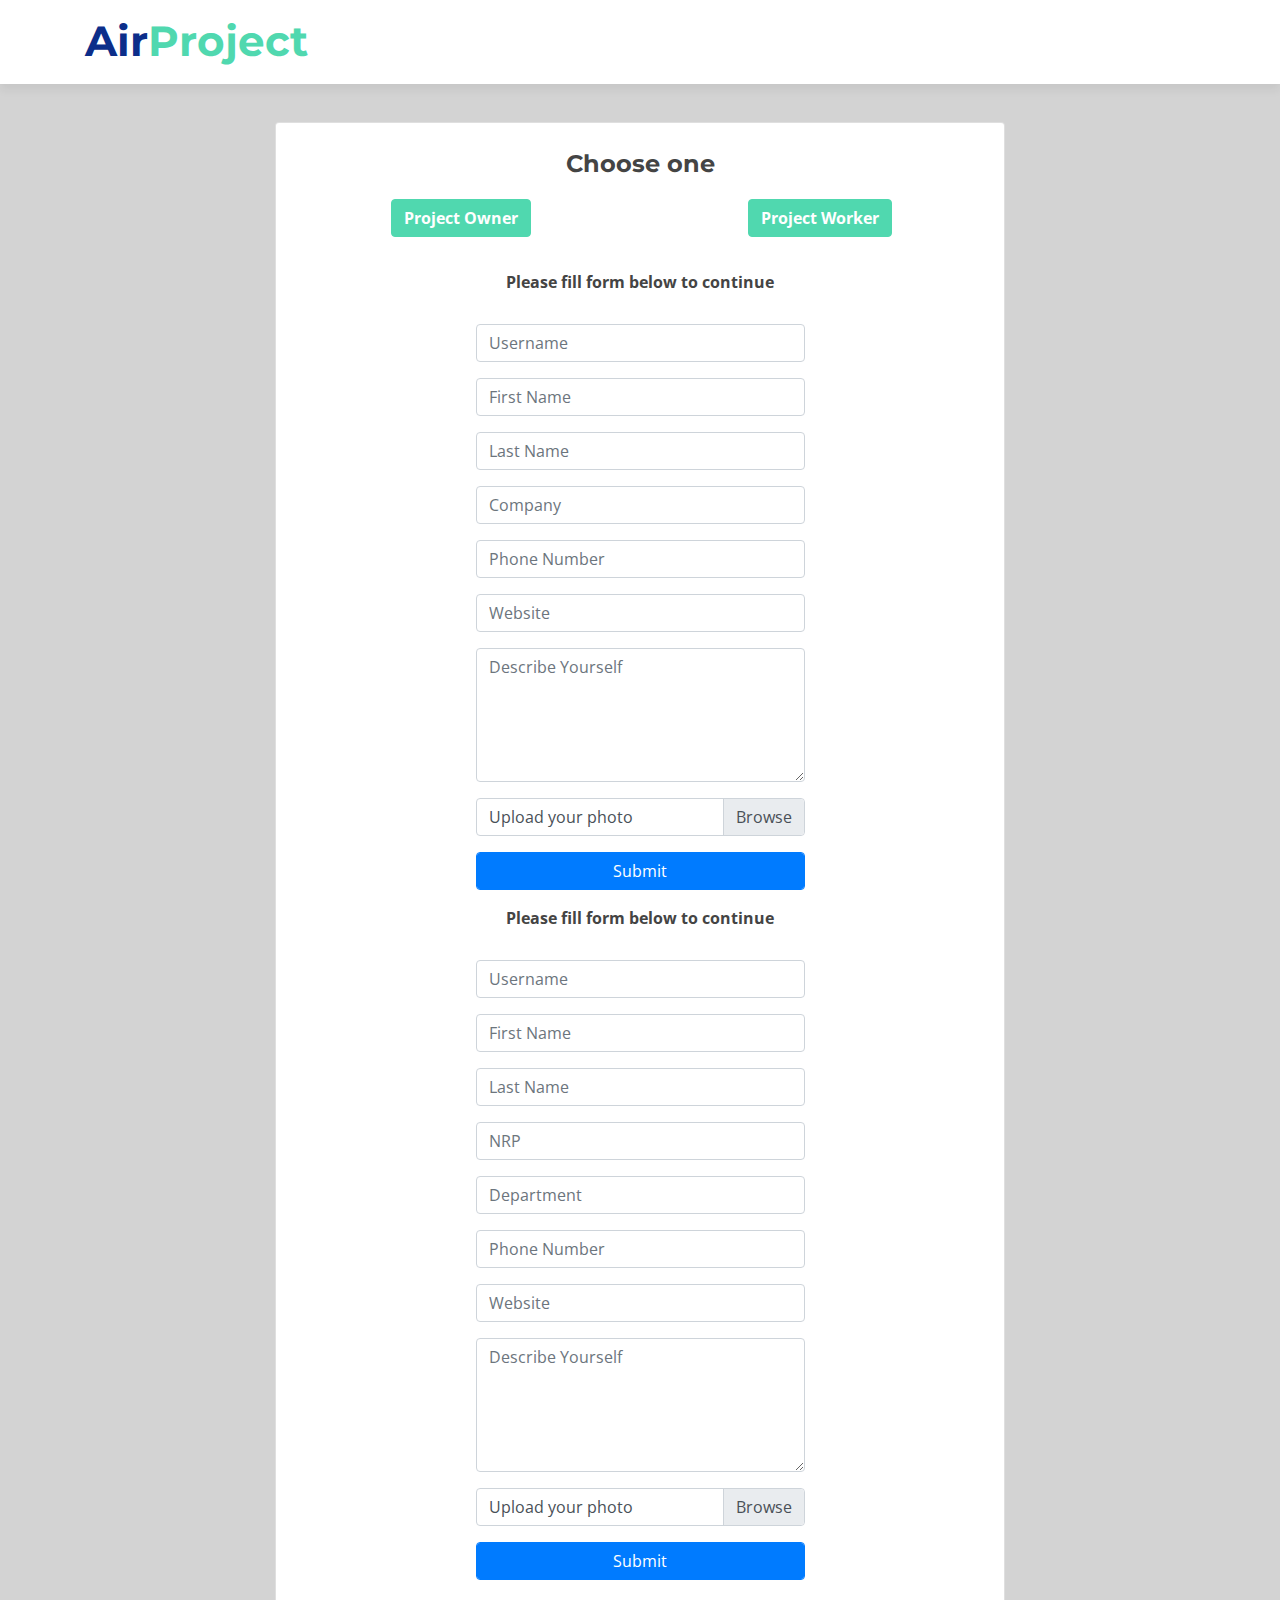
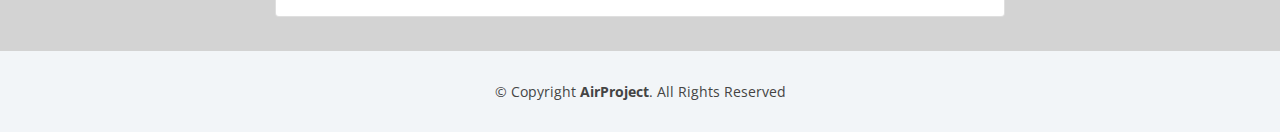
<file: AirProject/biodata.html>
<!DOCTYPE html>
<html lang="en">
<head>
  <meta charset="utf-8">
  <title>AirProject</title>
  <meta content="width=device-width, initial-scale=1.0" name="viewport">
  <meta content="" name="keywords">
  <meta content="" name="description">

  <!-- Favicons -->
  <link href="img/favicon.png" rel="icon">
  <link href="img/apple-touch-icon.png" rel="apple-touch-icon">

  <!-- Google Fonts -->
  <link href="https://fonts.googleapis.com/css?family=Open+Sans:300,300i,400,400i,700,700i|Raleway:300,400,500,700,800|Montserrat:300,400,700" rel="stylesheet">

  <!-- Bootstrap CSS File -->
  <link href="lib/bootstrap/css/bootstrap.min.css" rel="stylesheet">

  <!-- Libraries CSS Files -->
  <link href="lib/font-awesome/css/font-awesome.min.css" rel="stylesheet">
  <link href="lib/animate/animate.min.css" rel="stylesheet">
  <link href="lib/ionicons/css/ionicons.min.css" rel="stylesheet">
  <link href="lib/owlcarousel/assets/owl.carousel.min.css" rel="stylesheet">
  <link href="lib/magnific-popup/magnific-popup.css" rel="stylesheet">
  <link href="lib/ionicons/css/ionicons.min.css" rel="stylesheet">

  <!-- Main Stylesheet File -->
  <link href="css/style.css" rel="stylesheet">

  <!-- =======================================================
    Theme Name: Reveal
    Theme URL: https://bootstrapmade.com/reveal-bootstrap-corporate-template/
    Author: BootstrapMade.com
    License: https://bootstrapmade.com/license/
  ======================================================= -->

  <style type="text/css">
    .btn-success{
      background-color: #50d8af;
      border-color: #50d8af;
      color: #fff;
      font-weight: bold;
    }
    .btn-success:hover{
      background-color: #0c2e8a;
      border-color: #0c2e8a;
    }
    .btn-success:active{
      background-color: #50d8af;
      border-color: #50d8af;
    }
    .btn-success:focus{
      background-color: #50d8af;
      border-color: #50d8af;
    }
  </style>

</head>

<body id="body" style="background-color: #d3d3d3;">

    <header id="header">
      <div class="container">

        <div id="logo" class="pull-left">
          <h1><a href="#body" class="scrollto">Air<span>Project</span></a></h1>
          <!-- Uncomment below if you prefer to use an image logo -->
          <!-- <a href="#body"><img src="img/logo.png" alt="" title="" /></a>-->
        </div>

        <nav id="nav-menu-container">
          <ul class="nav-menu">
          </ul>
        </nav><!-- #nav-menu-container -->
      </div>
    </header><!-- #header -->

    <div class="container" style="margin-top: 3%;margin-bottom: 2.7%;">
      <div class="row">
        <div class="col-md-2"></div>
        <div class="col-md-8">
          <div class="card">
            <div class="card-header text-center" style="background-color: #fff;border-color: #fff;margin-top: 2%">
              <h4 style="font-weight: bold;">Choose one</h4>
              <div class="row">
                <div class="col-md-6">
                  <button type="button" class="btn btn-success" id="btn-owner">Project Owner</button>
                </div>
                <div class="col-md-6">
                  <button type="button" class="btn btn-success" id="btn-worker">Project Worker</button>
                </div>
              </div>
            </div>
            <div class="card-body">
              <div id="owner">
                <div class="row">
                  <div class="col-md-3"></div>
                  <div class="col-md-6">
                    <p class="text-center" style="font-weight: bold;">Please fill form below to continue</p>
                    <form>
                      <div class="form-group">
                        <input type="text" name="username_owner" placeholder="Username" class="form-control">
                      </div>
                      <div class="form-group">
                        <input type="text" name="firstname_owner" placeholder="First Name" class="form-control">
                      </div>
                      <div class="form-group">
                        <input type="text" name="lastname_owner" placeholder="Last Name" class="form-control">
                      </div>
                      <div class="form-group">
                        <input type="text" name="company_owner" placeholder="Company" class="form-control">
                      </div>
                      <div class="form-group">
                        <input type="text" name="phone_owner" placeholder="Phone Number" class="form-control">
                      </div>
                      <div class="form-group">
                        <input type="text" name="web_owner" placeholder="Website" class="form-control">
                      </div>
                      <div class="form-group">
                        <textarea name="description_owner" placeholder="Describe Yourself" class="form-control" rows="5"></textarea>
                      </div>
                      <div class="form-group">
                        <div class="custom-file">
                          <input type="file" class="custom-file-input" id="inputGroupFile01" aria-describedby="inputGroupFileAddon01">
                          <label class="custom-file-label" for="inputGroupFile01">Upload your photo</label>
                        </div>
                      </div>
                      <div class="form-group">
                        <button type="button" class="form-control btn btn-primary">Submit</button>
                      </div>
                    </form>
                  </div>
                  <div class="col-md-3"></div>
                </div>
              </div>
              <div id="worker">
                <div class="row">
                  <div class="col-md-3"></div>
                  <div class="col-md-6">
                    <p class="text-center" style="font-weight: bold;">Please fill form below to continue</p>
                    <form>
                      <div class="form-group">
                        <input type="text" name="username_worker" placeholder="Username" class="form-control">
                      </div>
                      <div class="form-group">
                        <input type="text" name="firstname_worker" placeholder="First Name" class="form-control">
                      </div>
                      <div class="form-group">
                        <input type="text" name="lastname_worker" placeholder="Last Name" class="form-control">
                      </div>
                      <div class="form-group">
                        <input type="text" name="nrp_worker" placeholder="NRP" class="form-control">
                      </div>
                      <div class="form-group">
                        <input type="text" name="department_worker" placeholder="Department" class="form-control">
                      </div>
                      <div class="form-group">
                        <input type="text" name="phone_worker" placeholder="Phone Number" class="form-control">
                      </div>
                      <div class="form-group">
                        <input type="text" name="web_worker" placeholder="Website" class="form-control">
                      </div>
                      <div class="form-group">
                        <textarea name="description_worker" placeholder="Describe Yourself" class="form-control" rows="5"></textarea>
                      </div>
                      <div class="form-group">
                        <div class="custom-file">
                          <input type="file" class="custom-file-input" id="inputGroupFile01" aria-describedby="inputGroupFileAddon01">
                          <label class="custom-file-label" for="inputGroupFile01">Upload your photo</label>
                        </div>
                      </div>
                      <div class="form-group">
                        <button type="button" class="form-control btn btn-primary">Submit</button>
                      </div>
                    </form>
                  </div>
                  <div class="col-md-3"></div>
                </div>
              </div>
            </div>
          </div>
        </div>
        <div class="col-md-2"></div>
      </div>
    </div>

  <!--==========================
    Footer
  ============================-->
  <footer id="footer">
    <div class="container">
      <div class="copyright">
        &copy; Copyright <strong>AirProject</strong>. All Rights Reserved
      </div>
      <div class="credits">
        <!--
          All the links in the footer should remain intact.
          You can delete the links only if you purchased the pro version.
          Licensing information: https://bootstrapmade.com/license/
          Purchase the pro version with working PHP/AJAX contact form: https://bootstrapmade.com/buy/?theme=Reveal
        -->
        <!--Designed by <a href="https://bootstrapmade.com/">BootstrapMade</a>-->
      </div>
    </div>
  </footer><!-- #footer -->

  <a href="#" class="back-to-top"><i class="fa fa-chevron-up"></i></a>

  <!-- JavaScript Libraries -->
  <script src="lib/jquery/jquery.min.js"></script>
  <script src="https://ajax.googleapis.com/ajax/libs/jquery/3.2.1/jquery.min.js"></script>
  <script src='http://cdnjs.cloudflare.com/ajax/libs/jquery/2.1.3/jquery.min.js'></script>
  <script src="//code.jquery.com/jquery-1.11.1.min.js"></script>
  <script src="lib/jquery/jquery-migrate.min.js"></script>
  <script src="lib/bootstrap/js/bootstrap.bundle.min.js"></script>
  <script src="lib/easing/easing.min.js"></script>
  <script src="lib/superfish/hoverIntent.js"></script>
  <script src="lib/superfish/superfish.min.js"></script>
  <script src="lib/wow/wow.min.js"></script>
  <script src="lib/owlcarousel/owl.carousel.min.js"></script>
  <script src="lib/magnific-popup/magnific-popup.min.js"></script>
  <script src="lib/sticky/sticky.js"></script>
  <!-- Uncomment below if you want to use dynamic Google Maps -->
  <!-- <script src="https://maps.googleapis.com/maps/api/js?key=AIzaSyD8HeI8o-c1NppZA-92oYlXakhDPYR7XMY"></script> -->

  <!-- Contact Form JavaScript File -->
  <script src="contactform/contactform.js"></script>

  <!-- Template Main Javascript File -->
  <script src="js/main.js"></script>

</body>
</html>
</file>
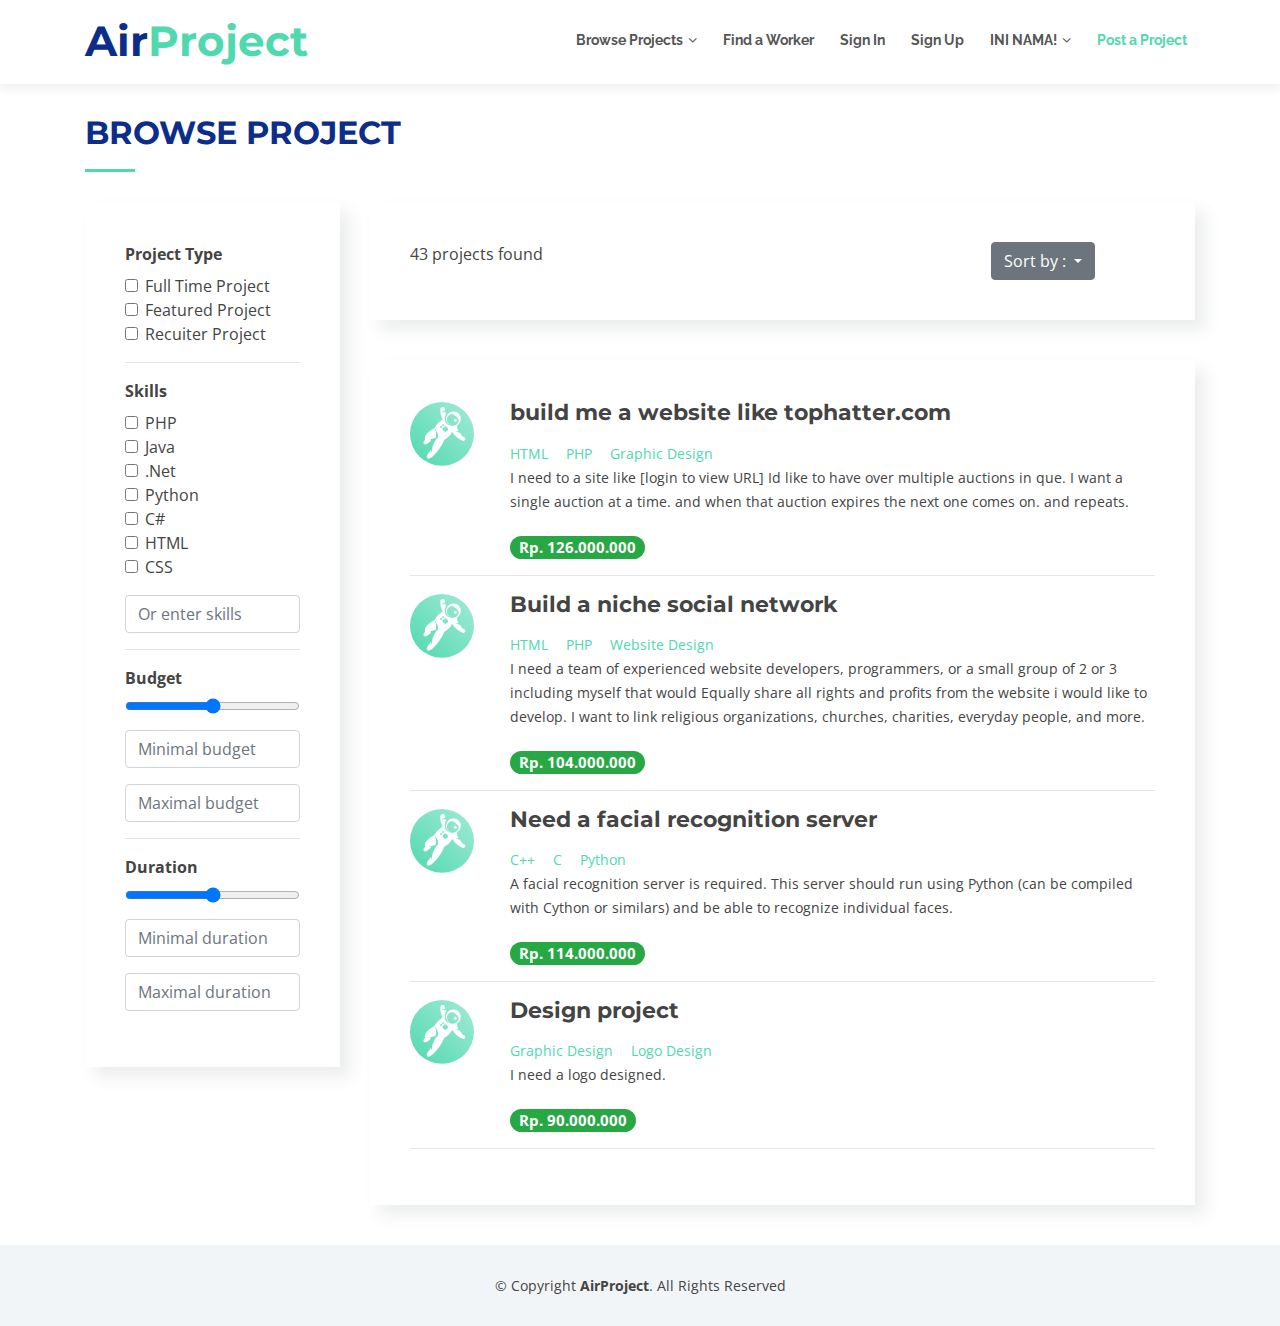
<file: AirProject/browse-project.html>
<!DOCTYPE html>
<html lang="en">
<head>
  <meta charset="utf-8">
  <title>AirProject</title>
  <meta content="width=device-width, initial-scale=1.0" name="viewport">
  <meta content="" name="keywords">
  <meta content="" name="description">

  <!-- Favicons -->
  <link href="img/favicon.png" rel="icon">
  <link href="img/apple-touch-icon.png" rel="apple-touch-icon">

  <!-- Google Fonts -->
  <link href="https://fonts.googleapis.com/css?family=Open+Sans:300,300i,400,400i,700,700i|Raleway:300,400,500,700,800|Montserrat:300,400,700" rel="stylesheet">

  <!-- Bootstrap CSS File -->
  <link href="lib/bootstrap/css/bootstrap.min.css" rel="stylesheet">

  <!-- Libraries CSS Files -->
  <link href="lib/font-awesome/css/font-awesome.min.css" rel="stylesheet">
  <link href="lib/animate/animate.min.css" rel="stylesheet">
  <link href="lib/ionicons/css/ionicons.min.css" rel="stylesheet">
  <link href="lib/owlcarousel/assets/owl.carousel.min.css" rel="stylesheet">
  <link href="lib/magnific-popup/magnific-popup.css" rel="stylesheet">
  <link href="lib/ionicons/css/ionicons.min.css" rel="stylesheet">

  <!-- Main Stylesheet File -->
  <link href="css/style.css" rel="stylesheet">

  <!-- =======================================================
    Theme Name: Reveal
    Theme URL: https://bootstrapmade.com/reveal-bootstrap-corporate-template/
    Author: BootstrapMade.com
    License: https://bootstrapmade.com/license/
  ======================================================= -->
</head>

<body id="body">
  <!--==========================
    Header
  ============================-->
  <header id="header">
    <div class="container">

      <div id="logo" class="pull-left">
        <h1><a href="#body" class="scrollto">Air<span>Project</span></a></h1>
        <!-- Uncomment below if you prefer to use an image logo -->
        <!-- <a href="#body"><img src="img/logo.png" alt="" title="" /></a>-->
      </div>

      <nav id="nav-menu-container">
        <ul class="nav-menu">
          <li class="menu-has-children">
            <a href="">Browse Projects</a>
            <ul>
              <li><a href="#">All Projects</a></li>
              <li><a href="#">By Category</a></li>
            </ul>
          </li>
          <li><a href="#">Find a Worker</a></li>
          <li><a href="#about">Sign In</a></li>
          <li><a href="#services">Sign Up</a></li>
          <li class="menu-has-children">
            <a href="">INI NAMA!</a>
            <ul>
              <li><a href="#">My Profile</a></li>
              <li><a href="#">My Project</a></li>
            </ul>
          </li>
          </li>
          <li class="menu-active"><a href="#services">Post a Project</a></li>
        </ul>
      </nav><!-- #nav-menu-container -->
    </div>
  </header><!-- #header -->

  <main id="main">
     <section id="services">
      <div class="container">
        <div class="section-header">
          <h2>Browse project</h2>
        </div>

        <div class="row">
          <div class="col-lg-3">
            <div class="box wow fadeInRight">
              <div style="padding: 0px">
                <label><b>Project Type</b></label>
                <form action="">
                  <div class="form-check">
                    <label class="form-check-label">
                      <input class="form-check-input" type="checkbox" name="project-type" value=""> Full Time Project<br>
                    </label>
                  </div>
                  <div class="form-check">
                    <label class="form-check-label">
                      <input class="form-check-input" type="checkbox" name="project-type" value=""> Featured Project<br>
                    </label>
                  </div>
                  <div class="form-check">
                    <label class="form-check-label">
                      <input class="form-check-input" type="checkbox" name="project-type" value=""> Recuiter Project<br>
                    </label>
                  </div>
                </form>
              </div>
              <div style="padding: 0px">
                <hr>
                <label><b>Skills</b></label>
                <form action="">
                  <div class="form-check">
                    <label class="form-check-label">
                      <input class="form-check-input" type="checkbox" name="skills" value=""> PHP<br>
                    </label>
                  </div>
                  <div class="form-check">
                    <label class="form-check-label">
                      <input class="form-check-input" type="checkbox" name="skills" value=""> Java<br>
                    </label>
                  </div>
                  <div class="form-check">
                    <label class="form-check-label">
                      <input class="form-check-input" type="checkbox" name="skills" value=""> .Net<br>
                    </label>
                  </div>
                  <div class="form-check">
                    <label class="form-check-label">
                      <input class="form-check-input" type="checkbox" name="skills" value=""> Python<br>
                    </label>
                  </div>
                  <div class="form-check">
                    <label class="form-check-label">
                      <input class="form-check-input" type="checkbox" name="skills" value=""> C#<br>
                    </label>
                  </div>
                  <div class="form-check">
                    <label class="form-check-label">
                      <input class="form-check-input" type="checkbox" name="skills" value=""> HTML<br>
                    </label>
                  </div>
                  <div class="form-check">
                    <label class="form-check-label">
                      <input class="form-check-input" type="checkbox" name="skills" value=""> CSS<br>
                    </label>
                  </div>
                  <div class="form-group">
                    <input class="form-control" type="text" name="skills" placeholder="Or enter skills" style="margin-top: 1em;">
                  </div>
                </form>
              </div>
              <div style="padding: 0px">
                <hr>
                <label><b>Budget</b></label>
                <form>
                  <div class="form-group">
                    <input class="form-control-range" type="range" name="budget">
                    <input class="form-control" type="text" name="min-budget" placeholder="Minimal budget" style="margin-bottom: 1em;margin-top: 1em;">
                    <input class="form-control" type="text" name="max-budget" placeholder="Maximal budget">
                  </div>
                </form>
              </div>
              <div style="padding: 0px">
                <hr>
                <label><b>Duration</b></label>
                <form>
                  <div class="form-group">
                    <input class="form-control-range" type="range" name="duration">
                    <input class="form-control" type="text" name="min-duration" placeholder="Minimal duration" style="margin-bottom: 1em;margin-top: 1em;">
                    <input class="form-control" type="text" name="max-duration" placeholder="Maximal duration">
                  </div>
                </form>
              </div>
          </div>
        </div>
          <div class="col-lg-9">
            <div class="box wow fadeInRight" data-wow-delay="0.2s">
            <div class="row">
              <div class="col-sm-7" align="left"><label>43 projects found</label></div>
              <div class="col-sm-2"></div>
              <div class="col-sm-2" align="left">
                <div class="dropdown">
                  <button class="btn btn-secondary dropdown-toggle" type="button" data-toggle="dropdown">Sort by : 
                  </button>
                  <div class="dropdown-menu">
                    <a class="dropdown-item" href="#">Recommended</a>
                    <a class="dropdown-item" href="#">Newest first</a>
                    <a class="dropdown-item" href="#">Highest budget first</a>
                  </div>
                </div>
              </div>
            </div>
          </div>
            <div class="box wow fadeInRight" data-wow-delay="0.2s">
              <div>
                <div class="icon"><i class="fa fa-grav"></i></div>
                <h4 class="title"><a href="">build me a website like tophatter.com</a></h4>
                <p class="description">
                  <a href="#" style="margin-right: 1em;">HTML</a>
                  <a href="#" style="margin-right: 1em;">PHP</a>
                  <a href="#" style="margin-right: 1em;">Graphic Design</a>
                </p>
                <p class="description">I need to a site like [login to view URL] Id like to have over multiple auctions in que. I want a single auction at a time. and when that auction expires the next one comes on. and repeats.</p>
                <p class="description" style="font-size: 20px;margin-top: 1em;"><span class="badge badge-pill badge-success">Rp. 126.000.000</span></p>
              </div>
              <hr>
              <div>
                <div class="icon"><i class="fa fa-grav"></i></div>
                <h4 class="title"><a href="">Build a niche social network </a></h4>
                <p class="description">
                  <a href="#" style="margin-right: 1em;">HTML</a>
                  <a href="#" style="margin-right: 1em;">PHP</a>
                  <a href="#" style="margin-right: 1em;">Website Design</a>
                </p>
                <p class="description">I need a team of experienced website developers, programmers, or a small group of 2 or 3 including myself that would Equally share all rights and profits from the website i would like to develop. I want to link religious organizations, churches, charities, everyday people, and more. </p>
                <p class="description" style="font-size: 20px;margin-top: 1em;"><span class="badge badge-pill badge-success">Rp. 104.000.000</span></p>
              </div>
              <hr>
              <div>
                <div class="icon"><i class="fa fa-grav"></i></div>
                <h4 class="title"><a href="">Need a facial recognition server</a></h4>
                <p class="description">
                  <a href="#" style="margin-right: 1em;">C++</a>
                  <a href="#" style="margin-right: 1em;">C</a>
                  <a href="#" style="margin-right: 1em;">Python</a>
                </p>
                <p class="description">A facial recognition server is required. This server should run using Python (can be compiled with Cython or similars) and be able to recognize individual faces. </p>
                <p class="description" style="font-size: 20px;margin-top: 1em;"><span class="badge badge-pill badge-success">Rp. 114.000.000</span></p>
              </div>
              <hr>
              <div>
                <div class="icon"><i class="fa fa-grav"></i></div>
                <h4 class="title"><a href="">Design project</a></h4>
                <p class="description">
                  <a href="#" style="margin-right: 1em;">Graphic Design</a>
                  <a href="#" style="margin-right: 1em;">Logo Design</a>
                </p>
                <p class="description">I need a logo designed.</p>
                <p class="description" style="font-size: 20px;margin-top: 1em;"><span class="badge badge-pill badge-success">Rp. 90.000.000</span></p>
              </div>
              <hr>
            </div>
          </div>
      </div>
    </section><!-- #services -->
  </main>

  <!--==========================
    Footer
  ============================-->
  <footer id="footer">
    <div class="container">
      <div class="copyright">
        &copy; Copyright <strong>AirProject</strong>. All Rights Reserved
      </div>
      <div class="credits">
        <!--
          All the links in the footer should remain intact.
          You can delete the links only if you purchased the pro version.
          Licensing information: https://bootstrapmade.com/license/
          Purchase the pro version with working PHP/AJAX contact form: https://bootstrapmade.com/buy/?theme=Reveal
        -->
        <!--Designed by <a href="https://bootstrapmade.com/">BootstrapMade</a>-->
      </div>
    </div>
  </footer><!-- #footer -->

  <a href="#" class="back-to-top"><i class="fa fa-chevron-up"></i></a>

  <!-- JavaScript Libraries -->
  <script src="lib/jquery/jquery.min.js"></script>
  <script src="lib/jquery/jquery-migrate.min.js"></script>
  <script src="lib/bootstrap/js/bootstrap.bundle.min.js"></script>
  <script src="lib/easing/easing.min.js"></script>
  <script src="lib/superfish/hoverIntent.js"></script>
  <script src="lib/superfish/superfish.min.js"></script>
  <script src="lib/wow/wow.min.js"></script>
  <script src="lib/owlcarousel/owl.carousel.min.js"></script>
  <script src="lib/magnific-popup/magnific-popup.min.js"></script>
  <script src="lib/sticky/sticky.js"></script>
  <!-- Uncomment below if you want to use dynamic Google Maps -->
  <!-- <script src="https://maps.googleapis.com/maps/api/js?key=AIzaSyD8HeI8o-c1NppZA-92oYlXakhDPYR7XMY"></script> -->

  <!-- Contact Form JavaScript File -->
  <script src="contactform/contactform.js"></script>

  <!-- Template Main Javascript File -->
  <script src="js/main.js"></script>

</body>
</html>
</file>
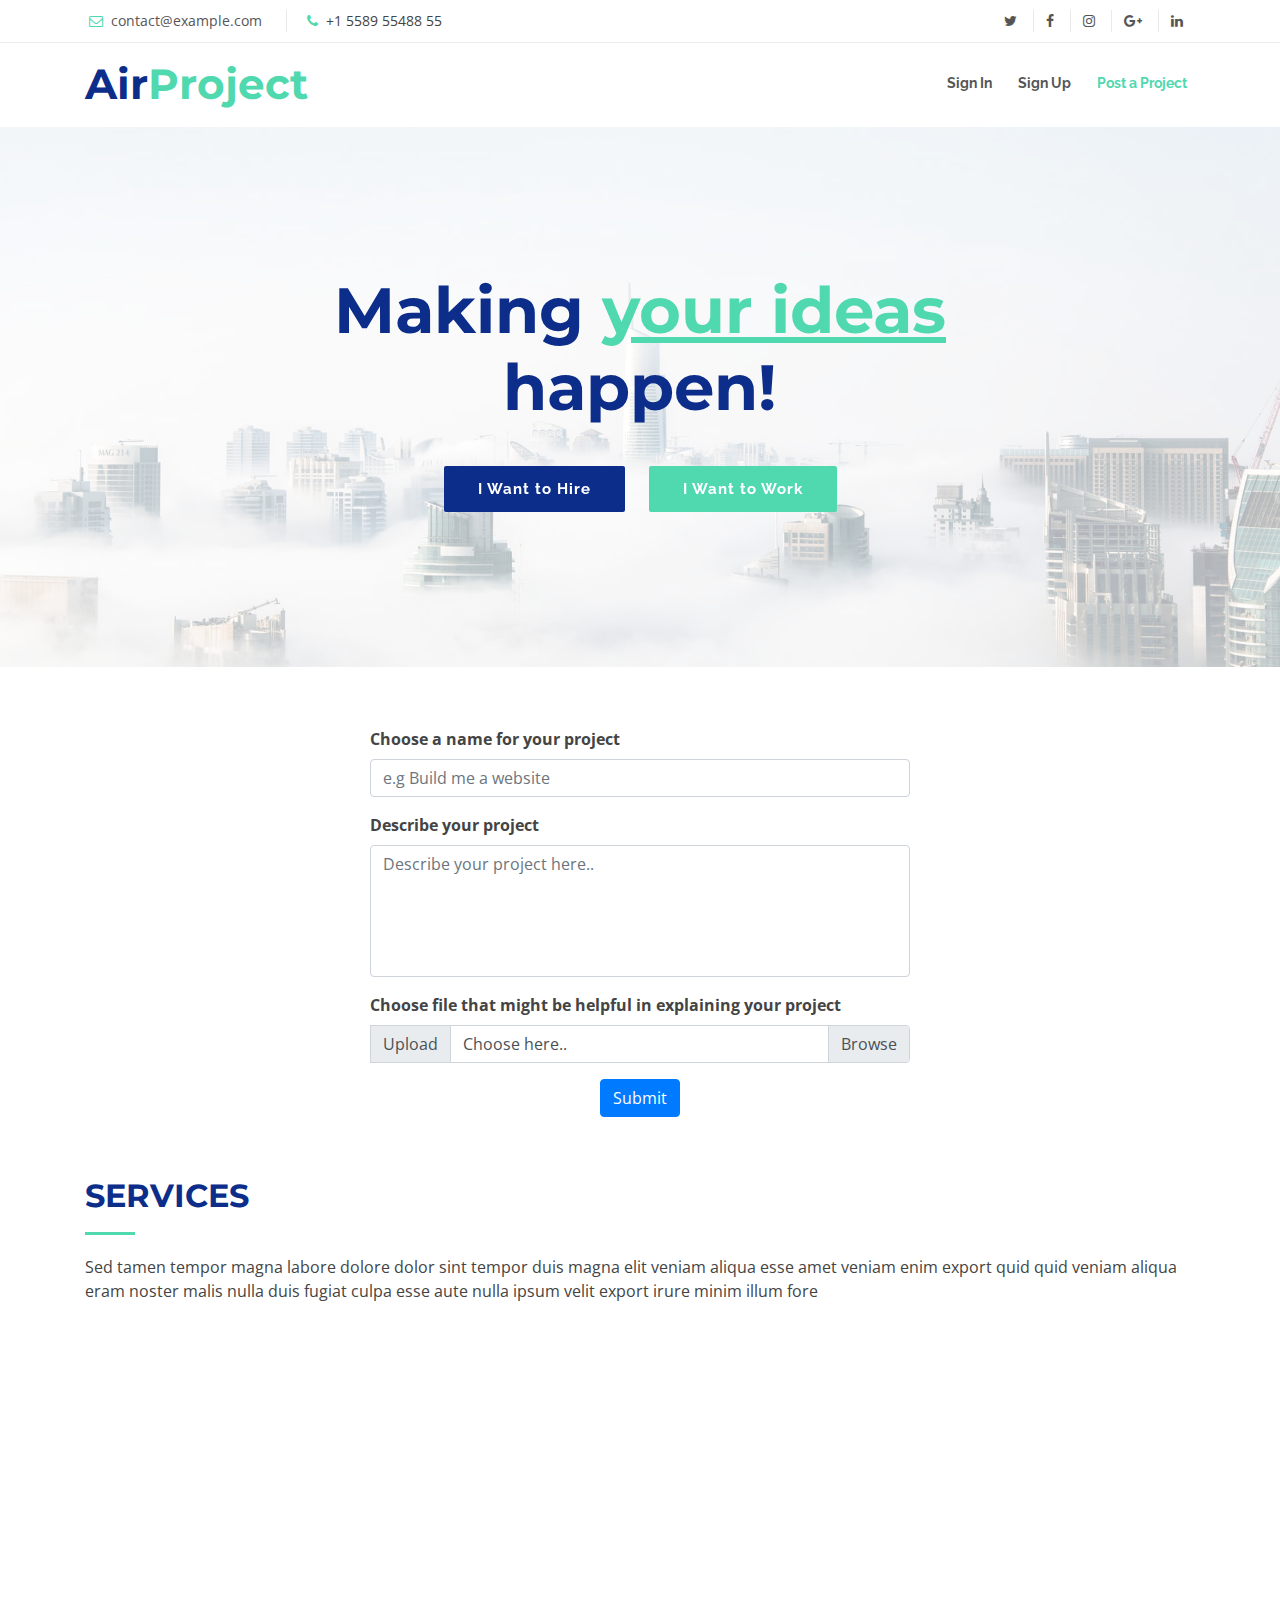
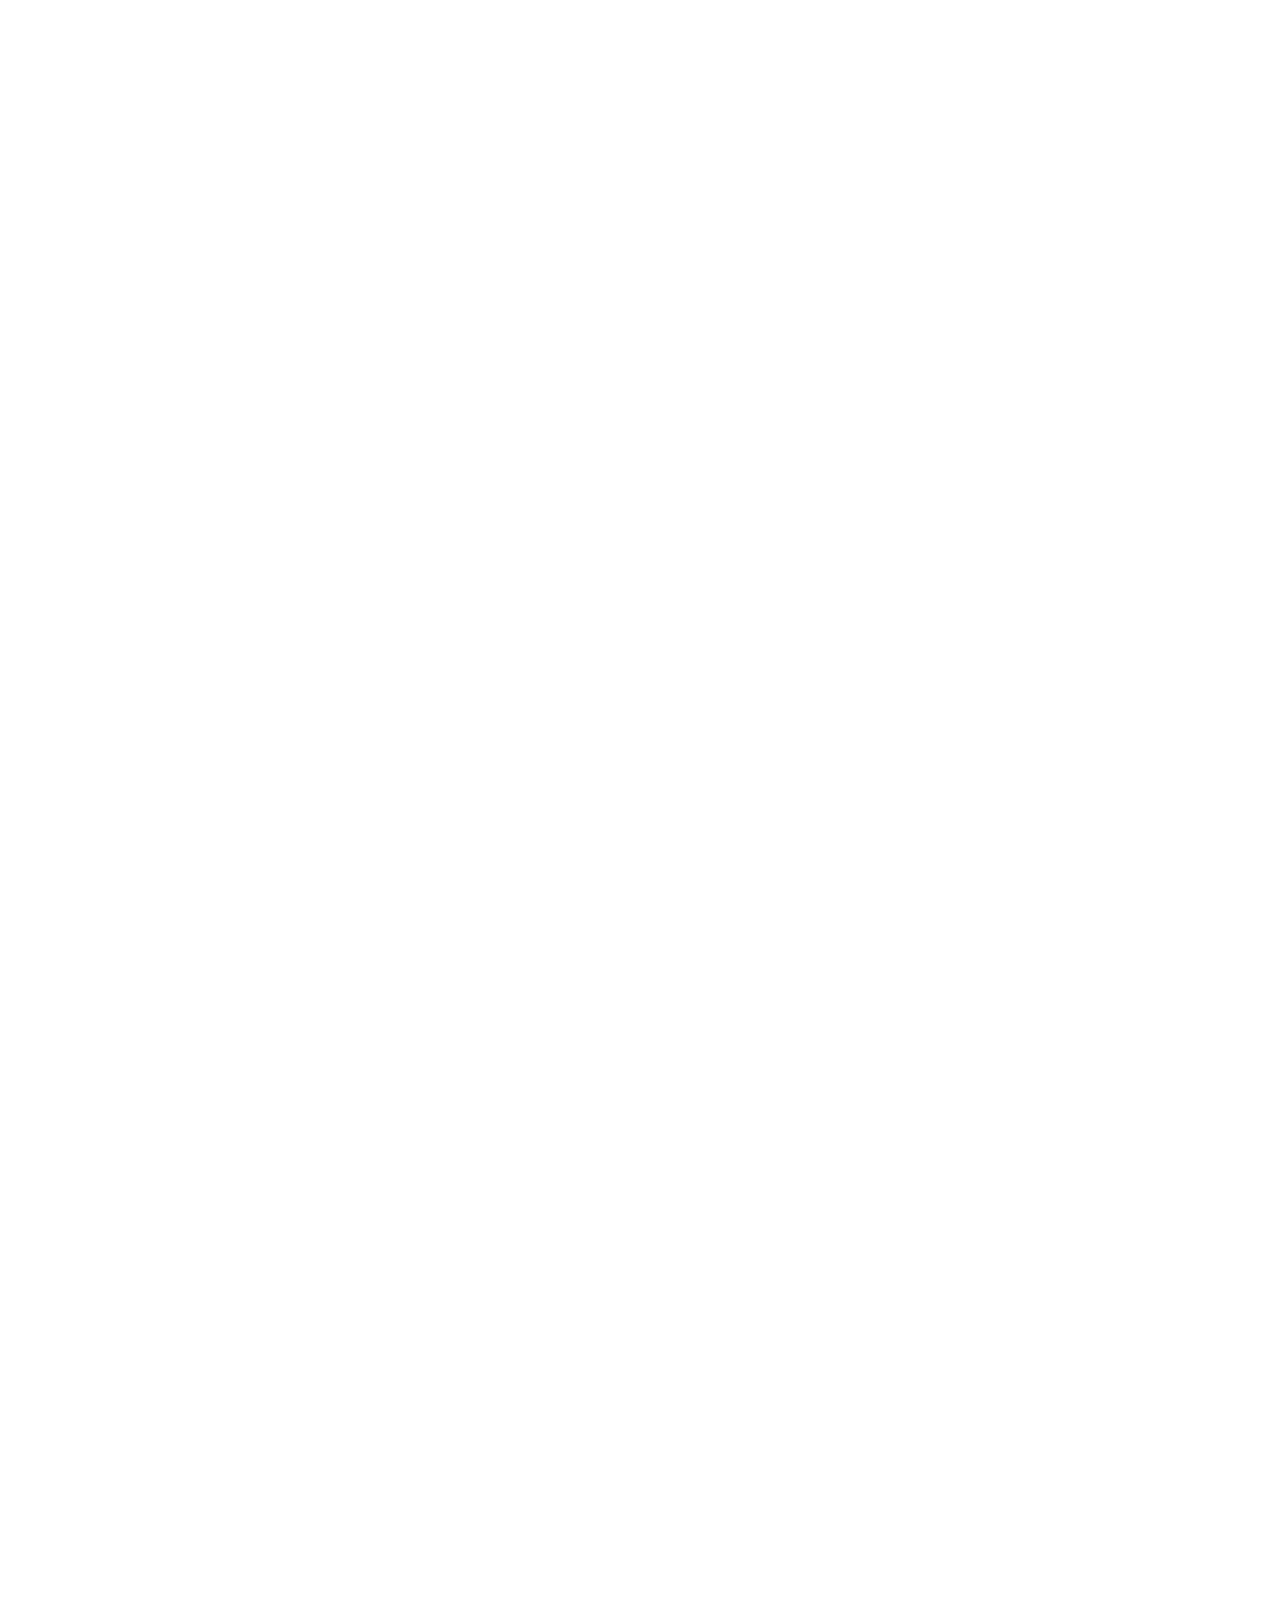
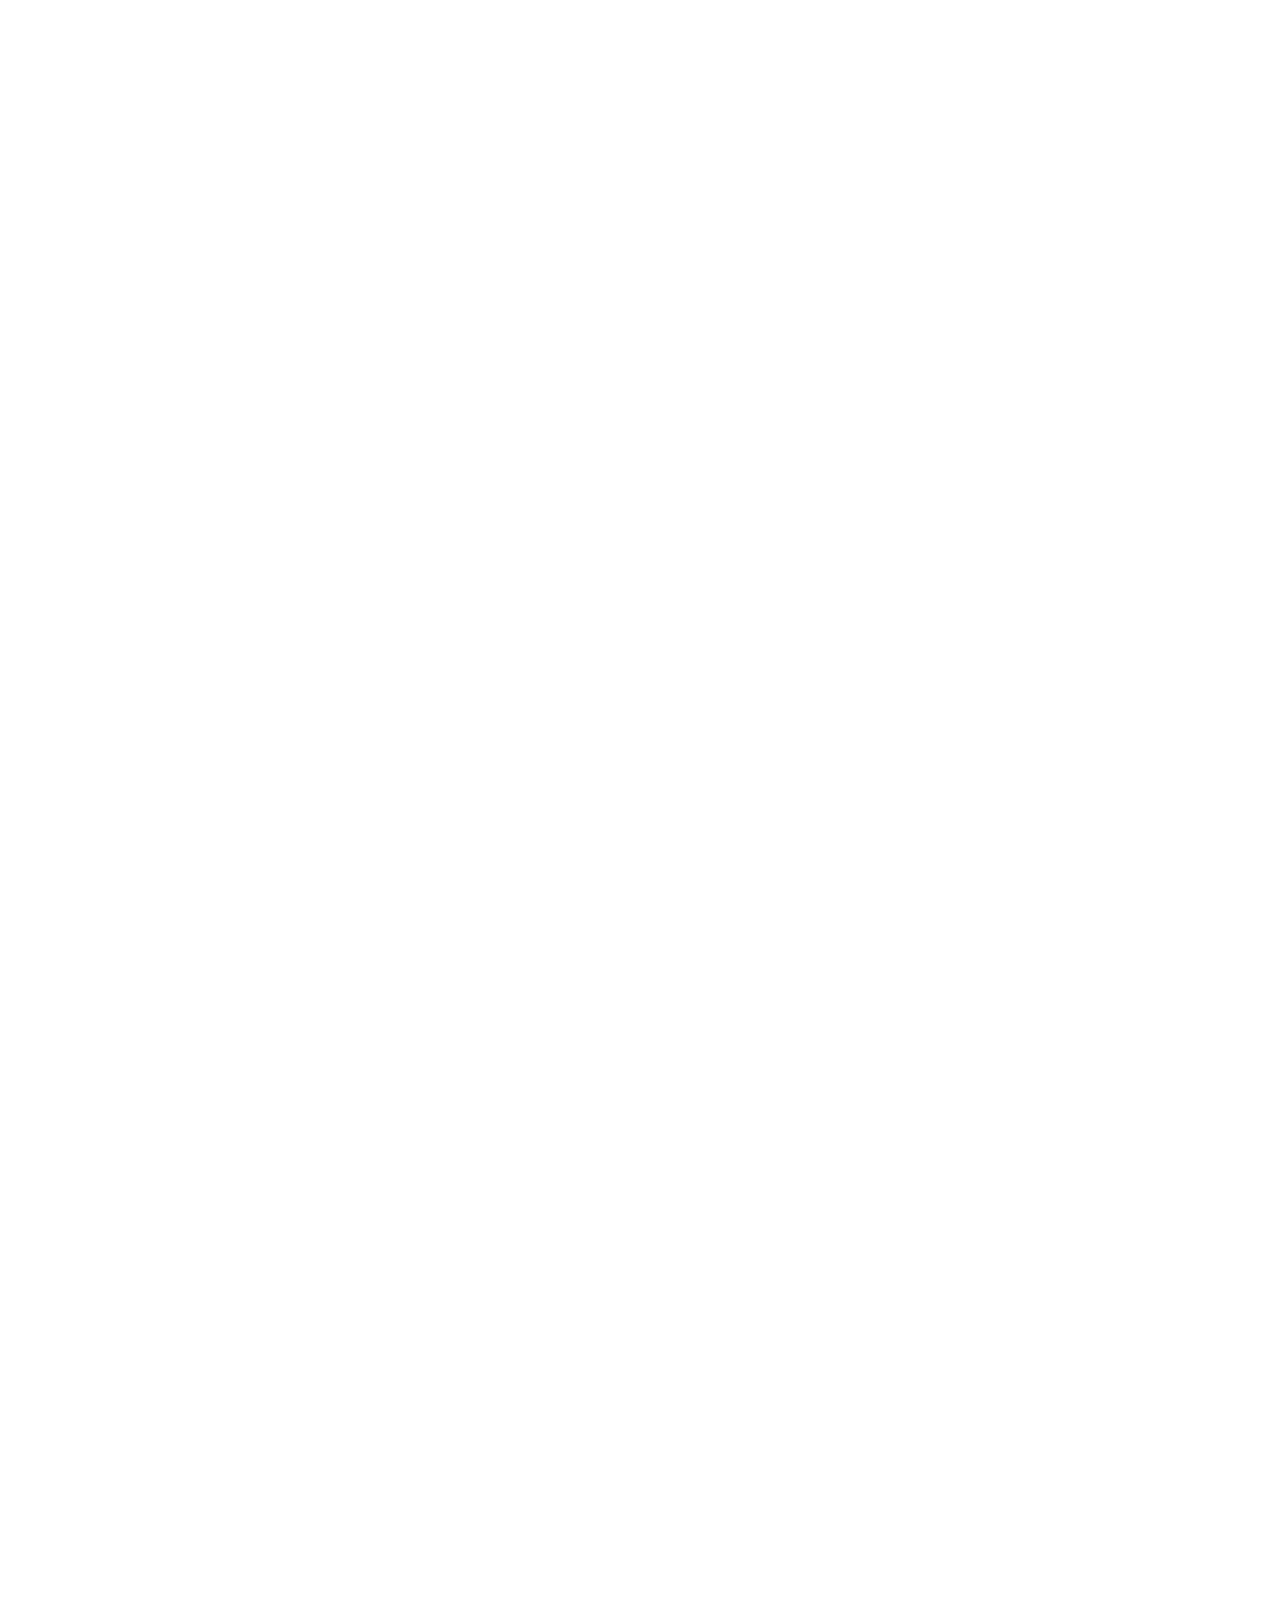
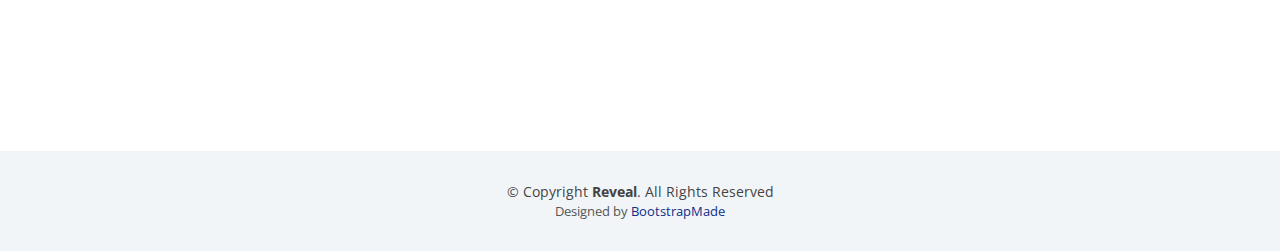
<file: AirProject/hire.html>
<!DOCTYPE html>
<html lang="en">
<head>
  <meta charset="utf-8">
  <title>Reveal Bootstrap Template</title>
  <meta content="width=device-width, initial-scale=1.0" name="viewport">
  <meta content="" name="keywords">
  <meta content="" name="description">

  <!-- Favicons -->
  <link href="img/favicon.png" rel="icon">
  <link href="img/apple-touch-icon.png" rel="apple-touch-icon">

  <!-- Google Fonts -->
  <link href="https://fonts.googleapis.com/css?family=Open+Sans:300,300i,400,400i,700,700i|Raleway:300,400,500,700,800|Montserrat:300,400,700" rel="stylesheet">

  <!-- Bootstrap CSS File -->
  <link href="lib/bootstrap/css/bootstrap.min.css" rel="stylesheet">

  <!-- Libraries CSS Files -->
  <link href="lib/font-awesome/css/font-awesome.min.css" rel="stylesheet">
  <link href="lib/animate/animate.min.css" rel="stylesheet">
  <link href="lib/ionicons/css/ionicons.min.css" rel="stylesheet">
  <link href="lib/owlcarousel/assets/owl.carousel.min.css" rel="stylesheet">
  <link href="lib/magnific-popup/magnific-popup.css" rel="stylesheet">
  <link href="lib/ionicons/css/ionicons.min.css" rel="stylesheet">

  <!-- Main Stylesheet File -->
  <link href="css/style.css" rel="stylesheet">

  <!-- =======================================================
    Theme Name: Reveal
    Theme URL: https://bootstrapmade.com/reveal-bootstrap-corporate-template/
    Author: BootstrapMade.com
    License: https://bootstrapmade.com/license/
  ======================================================= -->
</head>

<body id="body">

  <!--==========================
    Top Bar
  ============================-->
  <section id="topbar" class="d-none d-lg-block">
    <div class="container clearfix">
      <div class="contact-info float-left">
        <i class="fa fa-envelope-o"></i> <a href="mailto:contact@example.com">contact@example.com</a>
        <i class="fa fa-phone"></i> +1 5589 55488 55
      </div>
      <div class="social-links float-right">
        <a href="#" class="twitter"><i class="fa fa-twitter"></i></a>
        <a href="#" class="facebook"><i class="fa fa-facebook"></i></a>
        <a href="#" class="instagram"><i class="fa fa-instagram"></i></a>
        <a href="#" class="google-plus"><i class="fa fa-google-plus"></i></a>
        <a href="#" class="linkedin"><i class="fa fa-linkedin"></i></a>
      </div>
    </div>
  </section>

  <!--==========================
    Header
  ============================-->
  <header id="header">
    <div class="container">

      <div id="logo" class="pull-left">
        <h1><a href="#body" class="scrollto">Air<span>Project</span></a></h1>
        <!-- Uncomment below if you prefer to use an image logo -->
        <!-- <a href="#body"><img src="img/logo.png" alt="" title="" /></a>-->
      </div>

      <nav id="nav-menu-container">
        <ul class="nav-menu">
          <li><a href="#about">Sign In</a></li>
          <li><a href="#services">Sign Up</a></li>
          <li class="menu-active"><a href="#services">Post a Project</a></li>
        </ul>
      </nav><!-- #nav-menu-container -->
    </div>
  </header><!-- #header -->

  <!--==========================
    Intro Section
  ============================-->
  <section id="intro">

    <div class="intro-content">
      <h2>Making <span>your ideas</span><br>happen!</h2>
      <div>
        <a href="#about" class="btn-get-started scrollto">I Want to Hire</a>
        <a href="#portfolio" class="btn-projects scrollto">I Want to Work</a>
      </div>
    </div>

    <div id="intro-carousel" class="owl-carousel" >
      <div class="item" style="background-image: url('img/intro-carousel/1.jpg');"></div>
      <div class="item" style="background-image: url('img/intro-carousel/2.jpg');"></div>
      <div class="item" style="background-image: url('img/intro-carousel/3.jpg');"></div>
      <div class="item" style="background-image: url('img/intro-carousel/4.jpg');"></div>
      <div class="item" style="background-image: url('img/intro-carousel/5.jpg');"></div>
    </div>

  </section><!-- #intro -->

  <main id="main">

    <!--==========================
      About Section
    ============================-->
    <section id="about" class="wow fadeInUp">
      <div class="container" >
        <div class="row">
          <div class="col-lg-3"></div>
          <div class="col-lg-6 content">
            <form action="/action_page.php">
              <div class="form-group">
                <label for="project"><b>Choose a name for your project</b></label>
                <input type="project" class="form-control" id="project" placeholder="e.g Build me a website" name="email">
              </div>
              <div class="form-group">
                <label for="description"><b>Describe your project</b></label>
                <input style="padding-bottom: 100px" type="description" class="form-control" id="description" placeholder="Describe your project here.." name="description">
              </div>
              <div class="input-group mb-3">
                <label><b>Choose file that might be helpful in explaining your project</b></label>
                <div class="input-group-prepend">
                  <span class="input-group-text" id="inputGroupFileAddon01">Upload</span>
                </div>
                <div class="custom-file">
                  <input type="file" class="custom-file-input" id="inputGroupFile01" aria-describedby="inputGroupFileAddon01">
                  <label class="custom-file-label" for="inputGroupFile01">Choose here..</label>
                </div>
              </div>
              <div align="center" >
                 <button type="submit" class="btn btn-primary">Submit</button>
              </div>
            </form>
          </div>
        </div>
      </div>
    </section><!-- #about -->

    <!--==========================
      Services Section
    ============================-->
    <section id="services">
      <div class="container">
        <div class="section-header">
          <h2>Services</h2>
          <p>Sed tamen tempor magna labore dolore dolor sint tempor duis magna elit veniam aliqua esse amet veniam enim export quid quid veniam aliqua eram noster malis nulla duis fugiat culpa esse aute nulla ipsum velit export irure minim illum fore</p>
        </div>

        <div class="row">

          <div class="col-lg-6">
            <div class="box wow fadeInLeft">
              <div class="icon"><i class="fa fa-bar-chart"></i></div>
              <h4 class="title"><a href="">Lorem Ipsum</a></h4>
              <p class="description">Voluptatum deleniti atque corrupti quos dolores et quas molestias excepturi sint occaecati cupiditate non provident etiro rabeta lingo.</p>
            </div>
          </div>

          <div class="col-lg-6">
            <div class="box wow fadeInRight">
              <div class="icon"><i class="fa fa-picture-o"></i></div>
              <h4 class="title"><a href="">Dolor Sitema</a></h4>
              <p class="description">Minim veniam, quis nostrud exercitation ullamco laboris nisi ut aliquip ex ea commodo consequat tarad limino ata nodera clas.</p>
            </div>
          </div>

          <div class="col-lg-6">
            <div class="box wow fadeInLeft" data-wow-delay="0.2s">
              <div class="icon"><i class="fa fa-shopping-bag"></i></div>
              <h4 class="title"><a href="">Sed ut perspiciatis</a></h4>
              <p class="description">Duis aute irure dolor in reprehenderit in voluptate velit esse cillum dolore eu fugiat nulla pariatur trinige zareta lobur trade.</p>
            </div>
          </div>

          <div class="col-lg-6">
            <div class="box wow fadeInRight" data-wow-delay="0.2s">
              <div class="icon"><i class="fa fa-map"></i></div>
              <h4 class="title"><a href="">Magni Dolores</a></h4>
              <p class="description">Excepteur sint occaecat cupidatat non proident, sunt in culpa qui officia deserunt mollit anim id est laborum rideta zanox satirente madera</p>
            </div>
          </div>

        </div>

      </div>
    </section><!-- #services -->

    <!--==========================
      Clients Section
    ============================-->
    <section id="clients" class="wow fadeInUp">
      <div class="container">
        <div class="section-header">
          <h2>Clients</h2>
          <p>Sed tamen tempor magna labore dolore dolor sint tempor duis magna elit veniam aliqua esse amet veniam enim export quid quid veniam aliqua eram noster malis nulla duis fugiat culpa esse aute nulla ipsum velit export irure minim illum fore</p>
        </div>

        <div class="owl-carousel clients-carousel">
          <img src="img/clients/client-1.png" alt="">
          <img src="img/clients/client-2.png" alt="">
          <img src="img/clients/client-3.png" alt="">
          <img src="img/clients/client-4.png" alt="">
          <img src="img/clients/client-5.png" alt="">
          <img src="img/clients/client-6.png" alt="">
          <img src="img/clients/client-7.png" alt="">
          <img src="img/clients/client-8.png" alt="">
        </div>

      </div>
    </section><!-- #clients -->

    <!--==========================
      Our Portfolio Section
    ============================-->
    <section id="portfolio" class="wow fadeInUp">
      <div class="container">
        <div class="section-header">
          <h2>Our Portfolio</h2>
          <p>Sed tamen tempor magna labore dolore dolor sint tempor duis magna elit veniam aliqua esse amet veniam enim export quid quid veniam aliqua eram noster malis nulla duis fugiat culpa esse aute nulla ipsum velit export irure minim illum fore</p>
        </div>
      </div>

      <div class="container-fluid">
        <div class="row no-gutters">

          <div class="col-lg-3 col-md-4">
            <div class="portfolio-item wow fadeInUp">
              <a href="img/portfolio/1.jpg" class="portfolio-popup">
                <img src="img/portfolio/1.jpg" alt="">
                <div class="portfolio-overlay">
                  <div class="portfolio-info"><h2 class="wow fadeInUp">Portfolio Item 1</h2></div>
                </div>
              </a>
            </div>
          </div>

          <div class="col-lg-3 col-md-4">
            <div class="portfolio-item wow fadeInUp">
              <a href="img/portfolio/2.jpg" class="portfolio-popup">
                <img src="img/portfolio/2.jpg" alt="">
                <div class="portfolio-overlay">
                  <div class="portfolio-info"><h2 class="wow fadeInUp">Portfolio Item 2</h2></div>
                </div>
              </a>
            </div>
          </div>

          <div class="col-lg-3 col-md-4">
            <div class="portfolio-item wow fadeInUp">
              <a href="img/portfolio/3.jpg" class="portfolio-popup">
                <img src="img/portfolio/3.jpg" alt="">
                <div class="portfolio-overlay">
                  <div class="portfolio-info"><h2 class="wow fadeInUp">Portfolio Item 3</h2></div>
                </div>
              </a>
            </div>
          </div>

          <div class="col-lg-3 col-md-4">
            <div class="portfolio-item wow fadeInUp">
              <a href="img/portfolio/4.jpg" class="portfolio-popup">
                <img src="img/portfolio/4.jpg" alt="">
                <div class="portfolio-overlay">
                  <div class="portfolio-info"><h2 class="wow fadeInUp">Portfolio Item 4</h2></div>
                </div>
              </a>
            </div>
          </div>

          <div class="col-lg-3 col-md-4">
            <div class="portfolio-item wow fadeInUp">
              <a href="img/portfolio/5.jpg" class="portfolio-popup">
                <img src="img/portfolio/5.jpg" alt="">
                <div class="portfolio-overlay">
                  <div class="portfolio-info"><h2 class="wow fadeInUp">Portfolio Item 5</h2></div>
                </div>
              </a>
            </div>
          </div>

          <div class="col-lg-3 col-md-4">
            <div class="portfolio-item wow fadeInUp">
              <a href="img/portfolio/6.jpg" class="portfolio-popup">
                <img src="img/portfolio/6.jpg" alt="">
                <div class="portfolio-overlay">
                  <div class="portfolio-info"><h2 class="wow fadeInUp">Portfolio Item 6</h2></div>
                </div>
              </a>
            </div>
          </div>

          <div class="col-lg-3 col-md-4">
            <div class="portfolio-item wow fadeInUp">
              <a href="img/portfolio/7.jpg" class="portfolio-popup">
                <img src="img/portfolio/7.jpg" alt="">
                <div class="portfolio-overlay">
                  <div class="portfolio-info"><h2 class="wow fadeInUp">Portfolio Item 7</h2></div>
                </div>
              </a>
            </div>
          </div>

          <div class="col-lg-3 col-md-4">
            <div class="portfolio-item wow fadeInUp">
              <a href="img/portfolio/8.jpg" class="portfolio-popup">
                <img src="img/portfolio/8.jpg" alt="">
                <div class="portfolio-overlay">
                  <div class="portfolio-info"><h2 class="wow fadeInUp">Portfolio Item 8</h2></div>
                </div>
              </a>
            </div>
          </div>

        </div>

      </div>
    </section><!-- #portfolio -->

    <!--==========================
      Testimonials Section
    ============================-->
    <section id="testimonials" class="wow fadeInUp">
      <div class="container">
        <div class="section-header">
          <h2>Testimonials</h2>
          <p>Sed tamen tempor magna labore dolore dolor sint tempor duis magna elit veniam aliqua esse amet veniam enim export quid quid veniam aliqua eram noster malis nulla duis fugiat culpa esse aute nulla ipsum velit export irure minim illum fore</p>
        </div>
        <div class="owl-carousel testimonials-carousel">

            <div class="testimonial-item">
              <p>
                <img src="img/quote-sign-left.png" class="quote-sign-left" alt="">
                Proin iaculis purus consequat sem cure digni ssim donec porttitora entum suscipit rhoncus. Accusantium quam, ultricies eget id, aliquam eget nibh et. Maecen aliquam, risus at semper.
                <img src="img/quote-sign-right.png" class="quote-sign-right" alt="">
              </p>
              <img src="img/testimonial-1.jpg" class="testimonial-img" alt="">
              <h3>Saul Goodman</h3>
              <h4>Ceo &amp; Founder</h4>
            </div>

            <div class="testimonial-item">
              <p>
                <img src="img/quote-sign-left.png" class="quote-sign-left" alt="">
                Export tempor illum tamen malis malis eram quae irure esse labore quem cillum quid cillum eram malis quorum velit fore eram velit sunt aliqua noster fugiat irure amet legam anim culpa.
                <img src="img/quote-sign-right.png" class="quote-sign-right" alt="">
              </p>
              <img src="img/testimonial-2.jpg" class="testimonial-img" alt="">
              <h3>Sara Wilsson</h3>
              <h4>Designer</h4>
            </div>

            <div class="testimonial-item">
              <p>
                <img src="img/quote-sign-left.png" class="quote-sign-left" alt="">
                Enim nisi quem export duis labore cillum quae magna enim sint quorum nulla quem veniam duis minim tempor labore quem eram duis noster aute amet eram fore quis sint minim.
                <img src="img/quote-sign-right.png" class="quote-sign-right" alt="">
              </p>
              <img src="img/testimonial-3.jpg" class="testimonial-img" alt="">
              <h3>Jena Karlis</h3>
              <h4>Store Owner</h4>
            </div>

            <div class="testimonial-item">
              <p>
                <img src="img/quote-sign-left.png" class="quote-sign-left" alt="">
                Fugiat enim eram quae cillum dolore dolor amet nulla culpa multos export minim fugiat minim velit minim dolor enim duis veniam ipsum anim magna sunt elit fore quem dolore labore illum veniam.
                <img src="img/quote-sign-right.png" class="quote-sign-right" alt="">
              </p>
              <img src="img/testimonial-4.jpg" class="testimonial-img" alt="">
              <h3>Matt Brandon</h3>
              <h4>Freelancer</h4>
            </div>

            <div class="testimonial-item">
              <p>
                <img src="img/quote-sign-left.png" class="quote-sign-left" alt="">
                Quis quorum aliqua sint quem legam fore sunt eram irure aliqua veniam tempor noster veniam enim culpa labore duis sunt culpa nulla illum cillum fugiat legam esse veniam culpa fore nisi cillum quid.
                <img src="img/quote-sign-right.png" class="quote-sign-right" alt="">
              </p>
              <img src="img/testimonial-5.jpg" class="testimonial-img" alt="">
              <h3>John Larson</h3>
              <h4>Entrepreneur</h4>
            </div>

        </div>

      </div>
    </section><!-- #testimonials -->

    <!--==========================
      Call To Action Section
    ============================-->
    <section id="call-to-action" class="wow fadeInUp">
      <div class="container">
        <div class="row">
          <div class="col-lg-9 text-center text-lg-left">
            <h3 class="cta-title">Call To Action</h3>
            <p class="cta-text"> Duis aute irure dolor in reprehenderit in voluptate velit esse cillum dolore eu fugiat nulla pariatur. Excepteur sint occaecat cupidatat non proident, sunt in culpa qui officia deserunt mollit anim id est laborum.</p>
          </div>
          <div class="col-lg-3 cta-btn-container text-center">
            <a class="cta-btn align-middle" href="#">Call To Action</a>
          </div>
        </div>

      </div>
    </section><!-- #call-to-action -->

    <!--==========================
      Our Team Section
    ============================-->
    <section id="team" class="wow fadeInUp">
      <div class="container">
        <div class="section-header">
          <h2>Our Team</h2>
        </div>
        <div class="row">
          <div class="col-lg-3 col-md-6">
            <div class="member">
              <div class="pic"><img src="img/team-1.jpg" alt=""></div>
              <div class="details">
                <h4>Walter White</h4>
                <span>Chief Executive Officer</span>
                <div class="social">
                  <a href=""><i class="fa fa-twitter"></i></a>
                  <a href=""><i class="fa fa-facebook"></i></a>
                  <a href=""><i class="fa fa-google-plus"></i></a>
                  <a href=""><i class="fa fa-linkedin"></i></a>
                </div>
              </div>
            </div>
          </div>

          <div class="col-lg-3 col-md-6">
            <div class="member">
              <div class="pic"><img src="img/team-2.jpg" alt=""></div>
              <div class="details">
                <h4>Sarah Jhinson</h4>
                <span>Product Manager</span>
                <div class="social">
                  <a href=""><i class="fa fa-twitter"></i></a>
                  <a href=""><i class="fa fa-facebook"></i></a>
                  <a href=""><i class="fa fa-google-plus"></i></a>
                  <a href=""><i class="fa fa-linkedin"></i></a>
                </div>
              </div>
            </div>
          </div>

          <div class="col-lg-3 col-md-6">
            <div class="member">
              <div class="pic"><img src="img/team-3.jpg" alt=""></div>
              <div class="details">
                <h4>William Anderson</h4>
                <span>CTO</span>
                <div class="social">
                  <a href=""><i class="fa fa-twitter"></i></a>
                  <a href=""><i class="fa fa-facebook"></i></a>
                  <a href=""><i class="fa fa-google-plus"></i></a>
                  <a href=""><i class="fa fa-linkedin"></i></a>
                </div>
              </div>
            </div>
          </div>

          <div class="col-lg-3 col-md-6">
            <div class="member">
              <div class="pic"><img src="img/team-4.jpg" alt=""></div>
              <div class="details">
                <h4>Amanda Jepson</h4>
                <span>Accountant</span>
                <div class="social">
                  <a href=""><i class="fa fa-twitter"></i></a>
                  <a href=""><i class="fa fa-facebook"></i></a>
                  <a href=""><i class="fa fa-google-plus"></i></a>
                  <a href=""><i class="fa fa-linkedin"></i></a>
                </div>
              </div>
            </div>
          </div>
        </div>

      </div>
    </section><!-- #team -->

    <!--==========================
      Contact Section
    ============================-->
    <section id="contact" class="wow fadeInUp">
      <div class="container">
        <div class="section-header">
          <h2>Contact Us</h2>
          <p>Sed tamen tempor magna labore dolore dolor sint tempor duis magna elit veniam aliqua esse amet veniam enim export quid quid veniam aliqua eram noster malis nulla duis fugiat culpa esse aute nulla ipsum velit export irure minim illum fore</p>
        </div>

        <div class="row contact-info">

          <div class="col-md-4">
            <div class="contact-address">
              <i class="ion-ios-location-outline"></i>
              <h3>Address</h3>
              <address>A108 Adam Street, NY 535022, USA</address>
            </div>
          </div>

          <div class="col-md-4">
            <div class="contact-phone">
              <i class="ion-ios-telephone-outline"></i>
              <h3>Phone Number</h3>
              <p><a href="tel:+155895548855">+1 5589 55488 55</a></p>
            </div>
          </div>

          <div class="col-md-4">
            <div class="contact-email">
              <i class="ion-ios-email-outline"></i>
              <h3>Email</h3>
              <p><a href="mailto:info@example.com">info@example.com</a></p>
            </div>
          </div>

        </div>
      </div>

      <div class="container">
        <!-- Uncomment below if you wan to use dynamic maps -->
        <!--<div id="google-map" data-latitude="40.713732" data-longitude="-74.0092704"></div>-->
      </div>

      <div class="container">
        <div class="form">
          <div id="sendmessage">Your message has been sent. Thank you!</div>
          <div id="errormessage"></div>
          <form action="" method="post" role="form" class="contactForm">
            <div class="form-row">
              <div class="form-group col-md-6">
                <input type="text" name="name" class="form-control" id="name" placeholder="Your Name" data-rule="minlen:4" data-msg="Please enter at least 4 chars" />
                <div class="validation"></div>
              </div>
              <div class="form-group col-md-6">
                <input type="email" class="form-control" name="email" id="email" placeholder="Your Email" data-rule="email" data-msg="Please enter a valid email" />
                <div class="validation"></div>
              </div>
            </div>
            <div class="form-group">
              <input type="text" class="form-control" name="subject" id="subject" placeholder="Subject" data-rule="minlen:4" data-msg="Please enter at least 8 chars of subject" />
              <div class="validation"></div>
            </div>
            <div class="form-group">
              <textarea class="form-control" name="message" rows="5" data-rule="required" data-msg="Please write something for us" placeholder="Message"></textarea>
              <div class="validation"></div>
            </div>
            <div class="text-center"><button type="submit">Send Message</button></div>
          </form>
        </div>

      </div>
    </section><!-- #contact -->

  </main>

  <!--==========================
    Footer
  ============================-->
  <footer id="footer">
    <div class="container">
      <div class="copyright">
        &copy; Copyright <strong>Reveal</strong>. All Rights Reserved
      </div>
      <div class="credits">
        <!--
          All the links in the footer should remain intact.
          You can delete the links only if you purchased the pro version.
          Licensing information: https://bootstrapmade.com/license/
          Purchase the pro version with working PHP/AJAX contact form: https://bootstrapmade.com/buy/?theme=Reveal
        -->
        Designed by <a href="https://bootstrapmade.com/">BootstrapMade</a>
      </div>
    </div>
  </footer><!-- #footer -->

  <a href="#" class="back-to-top"><i class="fa fa-chevron-up"></i></a>

  <!-- JavaScript Libraries -->
  <script src="lib/jquery/jquery.min.js"></script>
  <script src="lib/jquery/jquery-migrate.min.js"></script>
  <script src="lib/bootstrap/js/bootstrap.bundle.min.js"></script>
  <script src="lib/easing/easing.min.js"></script>
  <script src="lib/superfish/hoverIntent.js"></script>
  <script src="lib/superfish/superfish.min.js"></script>
  <script src="lib/wow/wow.min.js"></script>
  <script src="lib/owlcarousel/owl.carousel.min.js"></script>
  <script src="lib/magnific-popup/magnific-popup.min.js"></script>
  <script src="lib/sticky/sticky.js"></script>
  <!-- Uncomment below if you want to use dynamic Google Maps -->
  <!-- <script src="https://maps.googleapis.com/maps/api/js?key=AIzaSyD8HeI8o-c1NppZA-92oYlXakhDPYR7XMY"></script> -->

  <!-- Contact Form JavaScript File -->
  <script src="contactform/contactform.js"></script>

  <!-- Template Main Javascript File -->
  <script src="js/main.js"></script>

</body>
</html>
</file>
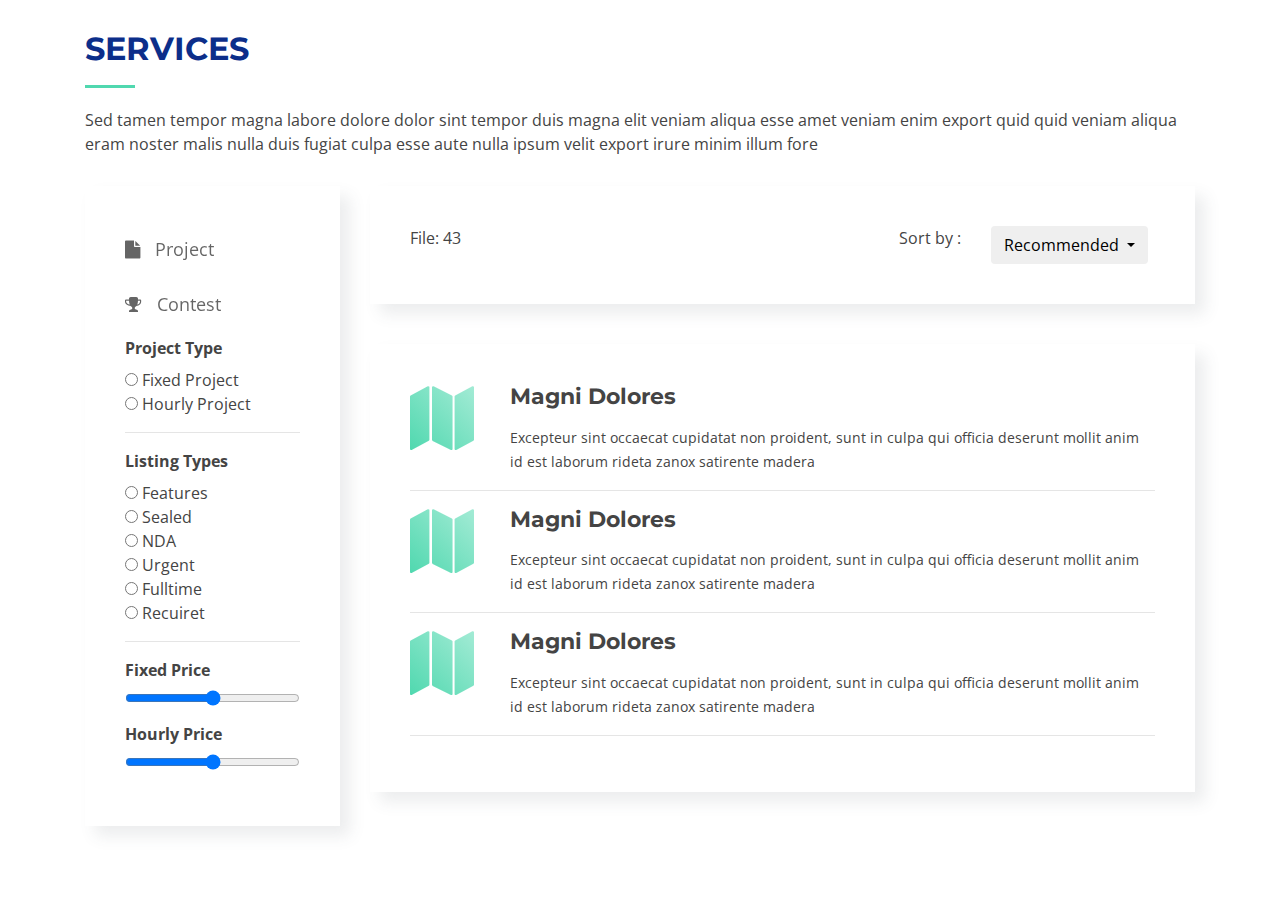
<file: AirProject/p2.html>
<!DOCTYPE html>
<html lang="en">
<head>
  <meta charset="utf-8">
  <title>Reveal Bootstrap Template</title>
  <meta content="width=device-width, initial-scale=1.0" name="viewport">
  <meta content="" name="keywords">
  <meta content="" name="description">

  <!-- Favicons -->
  <link href="img/favicon.png" rel="icon">
  <link href="img/apple-touch-icon.png" rel="apple-touch-icon">

  <!-- Google Fonts -->
  <link href="https://fonts.googleapis.com/css?family=Open+Sans:300,300i,400,400i,700,700i|Raleway:300,400,500,700,800|Montserrat:300,400,700" rel="stylesheet">

  <!-- Bootstrap CSS File -->
  <link href="lib/bootstrap/css/bootstrap.min.css" rel="stylesheet">

  <!-- Libraries CSS Files -->
  <link href="lib/font-awesome/css/font-awesome.min.css" rel="stylesheet">
  <link href="lib/animate/animate.min.css" rel="stylesheet">
  <link href="lib/ionicons/css/ionicons.min.css" rel="stylesheet">
  <link href="lib/owlcarousel/assets/owl.carousel.min.css" rel="stylesheet">
  <link href="lib/magnific-popup/magnific-popup.css" rel="stylesheet">
  <link href="lib/ionicons/css/ionicons.min.css" rel="stylesheet">

  <!-- Main Stylesheet File -->
  <link href="css/style.css" rel="stylesheet">

  <!-- =======================================================
    Theme Name: Reveal
    Theme URL: https://bootstrapmade.com/reveal-bootstrap-corporate-template/
    Author: BootstrapMade.com
    License: https://bootstrapmade.com/license/
  ======================================================= -->
</head>
<body>
      <!--==========================
      Services Section
    ============================-->
    <section id="services">
      <div class="container">
        <div class="section-header">
          <h2>Services</h2>
          <p>Sed tamen tempor magna labore dolore dolor sint tempor duis magna elit veniam aliqua esse amet veniam enim export quid quid veniam aliqua eram noster malis nulla duis fugiat culpa esse aute nulla ipsum velit export irure minim illum fore</p>
        </div>

        <div class="row">
          <div class="col-lg-3">
            <div class="box wow fadeInRight">
              <div class="svt">
              <div style="padding: 0px">
                <i class="fa fa-file"></i>
                <label style="padding: 10px" href="#home">Project</label>
              </div> 
            </div>
            <div class="svt">
              <div style="padding: 0px">
                <i class="fa fa-trophy"></i>
                <label style="padding: 10px" href="#home">Contest</label>
              </div>
            </div>
              <div style="padding: 0px">
                <label><b>Project Type</b></label>
                <form action="">
                  <input type="radio" name="gender" value="male"> Fixed Project<br>
                  <input type="radio" name="gender" value="female"> Hourly Project<br>
                </form>
              </div>
              <div style="padding: 0px">
                <hr>
                <label><b>Listing Types</b></label>
                <form action="">
                  <input type="radio" name="gender" value="male"> Features<br>
                  <input type="radio" name="gender" value="female"> Sealed<br>
                  <input type="radio" name="gender" value="male"> NDA<br>
                  <input type="radio" name="gender" value="female"> Urgent<br>
                  <input type="radio" name="gender" value="male"> Fulltime<br>
                  <input type="radio" name="gender" value="female"> Recuiret<br>
                </form>
              </div>
              <div style="padding: 0px">
              <hr>
               <form>
                  <div class="form-group">
                    <label for="formControlRange"><b>Fixed Price</b></label>
                    <input type="range" class="form-control-range" id="formControlRange">
                  </div>
                </form>
              </div>
              <div style="padding: 0px">
                <form>
                  <div class="form-group">
                    <label for="formControlRange"><b>Hourly Price</b></label>
                    <input type="range" class="form-control-range" id="formControlRange">
                  </div>
                </form>
              </div>
          </div>
        </div>
          <div class="col-lg-9">
            <div class="box wow fadeInRight" data-wow-delay="0.2s">
            <div class="row">
              <div class="col-sm-7" align="left"><label>File: 43</label></div>
              <div class="col-sm-2" align="right"><label> Sort by :</label></div>
              <div class="col-sm-2" align="left">
                <div class="dropdown">
                  <button class="btn dropdown-toggle" type="button" data-toggle="dropdown">Recommended
                  <span class="caret"></span></button>
                  <ul class="dropdown-menu">
                    <li><a href="#">HTML</a></li>
                    <li><a href="#">CSS</a></li>
                    <li><a href="#">JavaScript</a></li>
                  </ul>
                </div>
              </div>
            </div>
          </div>
            <div class="box wow fadeInRight" data-wow-delay="0.2s">
              <div>
                <div class="icon"><i class="fa fa-map"></i></div>
                <h4 class="title"><a href="">Magni Dolores</a></h4>
                <p class="description">Excepteur sint occaecat cupidatat non proident, sunt in culpa qui officia deserunt mollit anim id est laborum rideta zanox satirente madera</p>
              </div>
              <hr>
              <div >
                <div class="icon"><i class="fa fa-map"></i></div>
                <h4 class="title"><a href="">Magni Dolores</a></h4>
                <p class="description">Excepteur sint occaecat cupidatat non proident, sunt in culpa qui officia deserunt mollit anim id est laborum rideta zanox satirente madera</p>
              </div>
              <hr>
              <div>
                <div class="icon"><i class="fa fa-map"></i></div>
                <h4 class="title"><a href="">Magni Dolores</a></h4>
                <p class="description">Excepteur sint occaecat cupidatat non proident, sunt in culpa qui officia deserunt mollit anim id est laborum rideta zanox satirente madera</p>
              </div>
              <hr>
            </div>
          </div>
      </div>
    </section><!-- #services -->
</body>
</file>
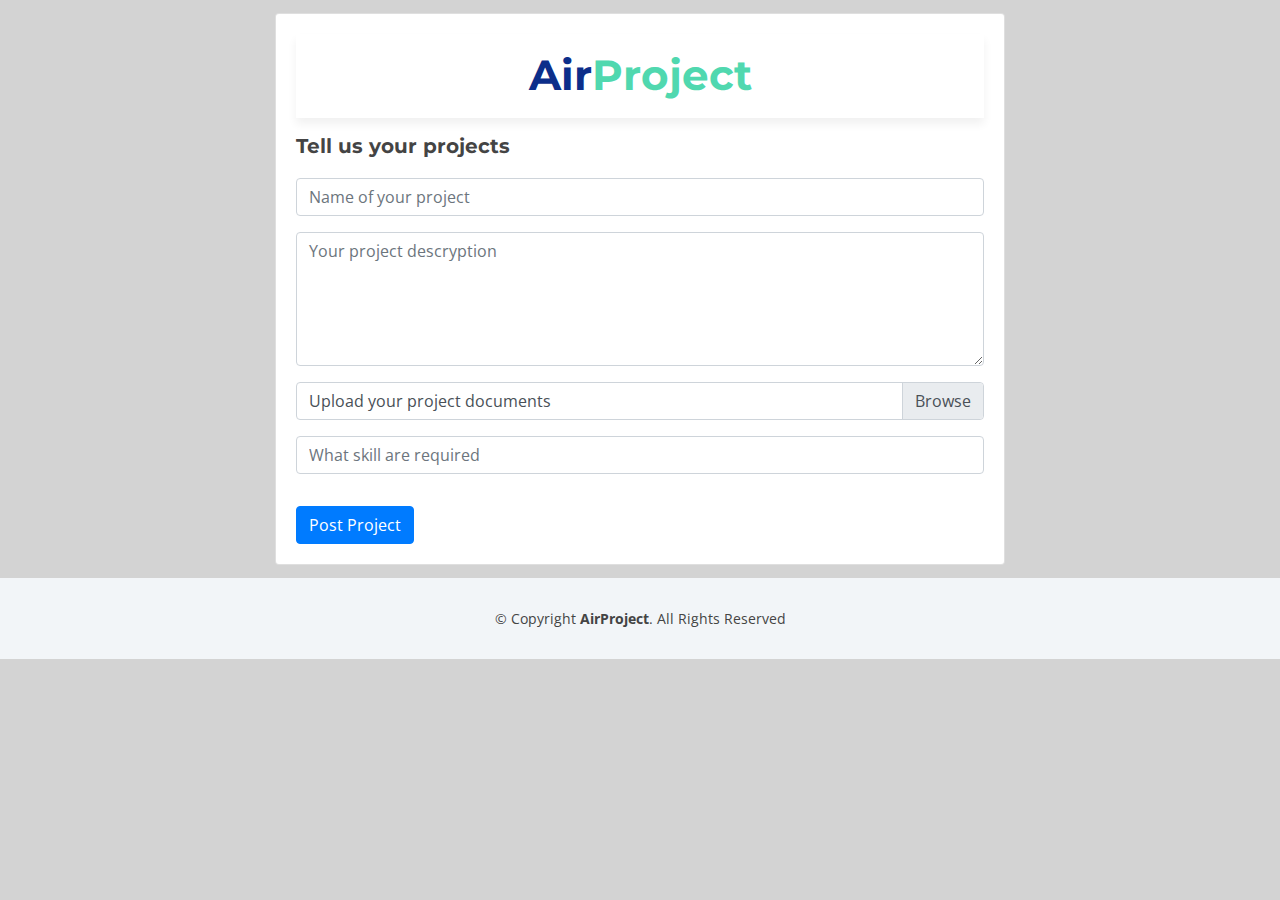
<file: AirProject/post-project.html>
<!DOCTYPE html>
<html lang="en">
<head>
  <meta charset="utf-8">
  <title>AirProject</title>
  <meta content="width=device-width, initial-scale=1.0" name="viewport">
  <meta content="" name="keywords">
  <meta content="" name="description">

  <!-- Favicons -->
  <link href="img/favicon.png" rel="icon">
  <link href="img/apple-touch-icon.png" rel="apple-touch-icon">

  <!-- Google Fonts -->
  <link href="https://fonts.googleapis.com/css?family=Open+Sans:300,300i,400,400i,700,700i|Raleway:300,400,500,700,800|Montserrat:300,400,700" rel="stylesheet">

  <!-- Bootstrap CSS File -->
  <link href="lib/bootstrap/css/bootstrap.min.css" rel="stylesheet">

  <!-- Libraries CSS Files -->
  <link href="lib/font-awesome/css/font-awesome.min.css" rel="stylesheet">
  <link href="lib/animate/animate.min.css" rel="stylesheet">
  <link href="lib/ionicons/css/ionicons.min.css" rel="stylesheet">
  <link href="lib/owlcarousel/assets/owl.carousel.min.css" rel="stylesheet">
  <link href="lib/magnific-popup/magnific-popup.css" rel="stylesheet">
  <link href="lib/ionicons/css/ionicons.min.css" rel="stylesheet">

  <!-- Main Stylesheet File -->
  <link href="css/style.css" rel="stylesheet">

  <!-- =======================================================
    Theme Name: Reveal
    Theme URL: https://bootstrapmade.com/reveal-bootstrap-corporate-template/
    Author: BootstrapMade.com
    License: https://bootstrapmade.com/license/
  ======================================================= -->
</head>

<body id="body" style="background-color: #d3d3d3;">

    <div class="container" style="margin-top: 1%;margin-bottom: 1%;">
      <div class="row">
        <div class="col-md-2"></div>
        <div class="col-md-8">
          <div class="card">
            <div class="card-body">
              <div id="header" class="text-center">
                <div id="logo">
                  <h1><a href="#">Air<span>Project</span></a></h1>
                </div>
              </div>
                <div style="margin-top: 1em;margin-bottom: 2em;">
                  <h5 style="font-weight: bold;">Tell us your projects</h5>
                  <div class="from-group" style="margin-top: 1em;margin-bottom: 1em;">
                    <input class="form-control" type="text" name="project-name" placeholder="Name of your project">
                  </div>
                  <div class="from-group" style="margin-top: 1em;margin-bottom: 1em;">
                    <textarea class="form-control" name="project-description" placeholder="Your project descryption" rows="5"></textarea>
                  </div>
                  <div class="from-group" style="margin-top: 1em;margin-bottom: 1em;">
                    <div class="custom-file">
                      <input type="file" class="custom-file-input" id="inputGroupFile01" aria-describedby="inputGroupFileAddon01">
                      <label class="custom-file-label" for="inputGroupFile01">Upload your project documents</label>
                    </div>
                  </div>
                  <div class="from-group" style="margin-top: 1em;margin-bottom: 1em;">
                    <input class="form-control" type="text" name="project-skill" placeholder="What skill are required">
                  </div>
                </div>
                <div class="from-group">
                  <button type="button" class="btn btn-primary">Post Project</button>
                </div>
            </div>
          </div>
        </div>
        <div class="col-md-2"></div>
      </div>
    </div>

  <!--==========================
    Footer
  ============================-->
  <footer id="footer">
    <div class="container">
      <div class="copyright">
        &copy; Copyright <strong>AirProject</strong>. All Rights Reserved
      </div>
      <div class="credits">
        <!--
          All the links in the footer should remain intact.
          You can delete the links only if you purchased the pro version.
          Licensing information: https://bootstrapmade.com/license/
          Purchase the pro version with working PHP/AJAX contact form: https://bootstrapmade.com/buy/?theme=Reveal
        -->
        <!--Designed by <a href="https://bootstrapmade.com/">BootstrapMade</a>-->
      </div>
    </div>
  </footer><!-- #footer -->

  <a href="#" class="back-to-top"><i class="fa fa-chevron-up"></i></a>

  <!-- JavaScript Libraries -->
  <script src="lib/jquery/jquery.min.js"></script>
  <script src="lib/jquery/jquery-migrate.min.js"></script>
  <script src="lib/bootstrap/js/bootstrap.bundle.min.js"></script>
  <script src="lib/easing/easing.min.js"></script>
  <script src="lib/superfish/hoverIntent.js"></script>
  <script src="lib/superfish/superfish.min.js"></script>
  <script src="lib/wow/wow.min.js"></script>
  <script src="lib/owlcarousel/owl.carousel.min.js"></script>
  <script src="lib/magnific-popup/magnific-popup.min.js"></script>
  <script src="lib/sticky/sticky.js"></script>
  <!-- Uncomment below if you want to use dynamic Google Maps -->
  <!-- <script src="https://maps.googleapis.com/maps/api/js?key=AIzaSyD8HeI8o-c1NppZA-92oYlXakhDPYR7XMY"></script> -->

  <!-- Contact Form JavaScript File -->
  <script src="contactform/contactform.js"></script>

  <!-- Template Main Javascript File -->
  <script src="js/main.js"></script>

</body>
</html>
</file>
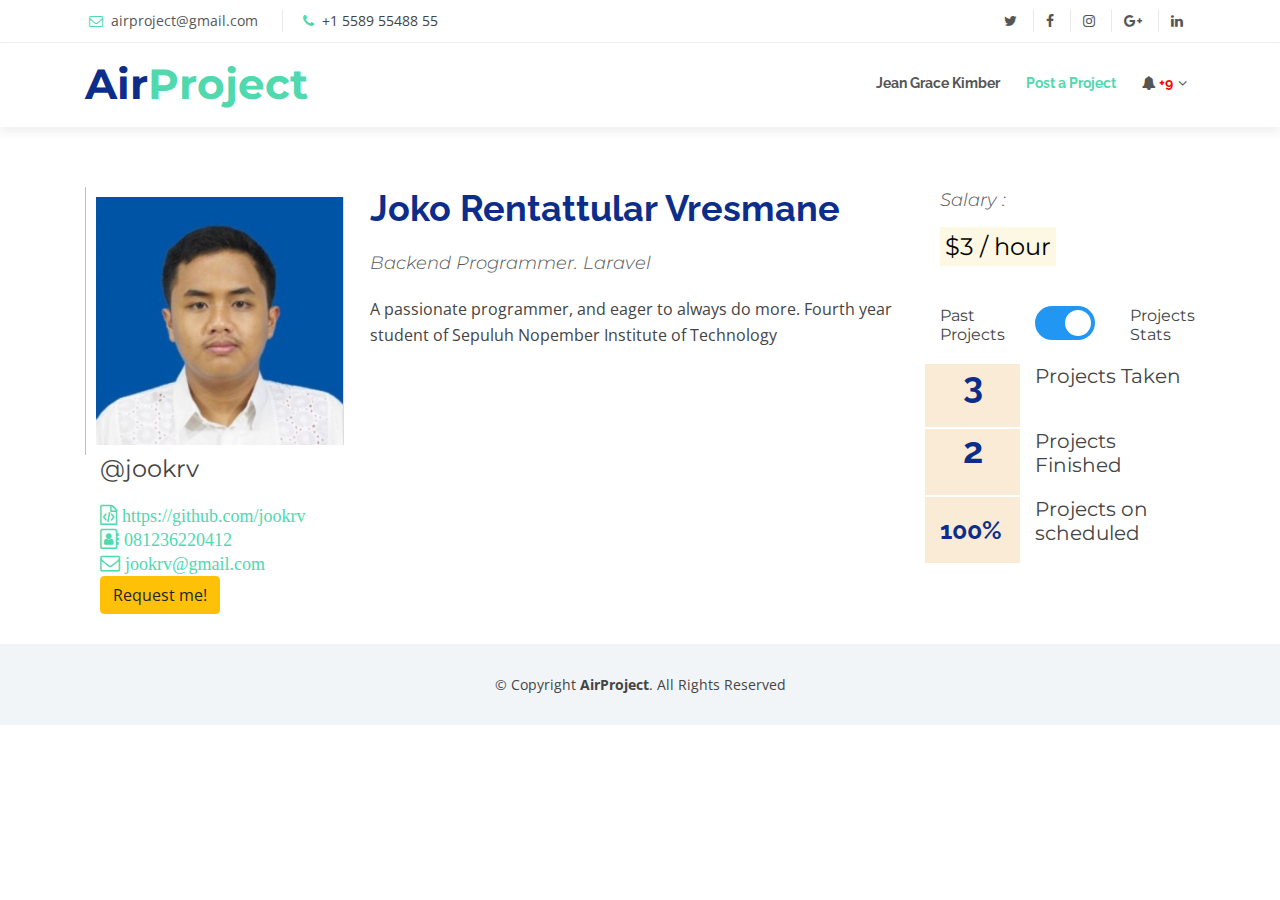
<file: AirProject/profile.html>
<!DOCTYPE html>
<html lang="en">
<head>
  <meta charset="utf-8">
  <title>AirProject</title>
  <meta content="width=device-width, initial-scale=1.0" name="viewport">
  <meta content="" name="keywords">
  <meta content="" name="description">

  <!-- Favicons -->
  <link href="img/favicon.png" rel="icon">
  <link href="img/apple-touch-icon.png" rel="apple-touch-icon">

  <!-- Google Fonts -->
  <link href="https://fonts.googleapis.com/css?family=Open+Sans:300,300i,400,400i,700,700i|Raleway:300,400,500,700,800|Montserrat:300,400,700" rel="stylesheet">

  <!-- Bootstrap CSS File -->
  <link href="lib/bootstrap/css/bootstrap.min.css" rel="stylesheet">

  <!-- Libraries CSS Files -->
  <link href="lib/font-awesome/css/font-awesome.min.css" rel="stylesheet">
  <link href="lib/animate/animate.min.css" rel="stylesheet">
  <link href="lib/ionicons/css/ionicons.min.css" rel="stylesheet">
  <link href="lib/owlcarousel/assets/owl.carousel.min.css" rel="stylesheet">
  <link href="lib/magnific-popup/magnific-popup.css" rel="stylesheet">
  <link href="lib/ionicons/css/ionicons.min.css" rel="stylesheet">

  <!-- Main Stylesheet File -->
  <link href="css/style.css" rel="stylesheet">
  <style>
    .switch {
      position: relative;
      display: inline-block;
      width: 60px;
      height: 34px;
    }

    .switch input { 
      opacity: 0;
      width: 0;
      height: 0;
    }

    .slider {
      position: absolute;
      cursor: pointer;
      top: 0;
      left: 0;
      right: 0;
      bottom: 0;
      background-color: #ccc;
      -webkit-transition: .4s;
      transition: .4s;
    }

    .slider:before {
      position: absolute;
      content: "";
      height: 26px;
      width: 26px;
      left: 4px;
      bottom: 4px;
      background-color: white;
      -webkit-transition: .4s;
      transition: .4s;
    }

    input:checked + .slider {
      background-color: #2196F3;
    }

    input:focus + .slider {
      box-shadow: 0 0 1px #2196F3;
    }

    input:checked + .slider:before {
      -webkit-transform: translateX(26px);
      -ms-transform: translateX(26px);
      transform: translateX(26px);
    }

    /* Rounded sliders */
    .slider.round {
      border-radius: 34px;
    }

    .slider.round:before {
      border-radius: 50%;
    }
</style>
  <!-- =======================================================
    Theme Name: Reveal
    Theme URL: https://bootstrapmade.com/reveal-bootstrap-corporate-template/
    Author: BootstrapMade.com
    License: https://bootstrapmade.com/license/
  ======================================================= -->
</head>

<body id="body">

  <!--==========================
    Top Bar
  ============================-->
  <section id="topbar" class="d-none d-lg-block">
    <div class="container clearfix">
      <div class="contact-info float-left">
        <i class="fa fa-envelope-o"></i> <a href="mailto:airproject@gmail.com">airproject@gmail.com</a>
        <i class="fa fa-phone"></i> +1 5589 55488 55
      </div>
      <div class="social-links float-right">
        <a href="#" class="twitter"><i class="fa fa-twitter"></i></a>
        <a href="#" class="facebook"><i class="fa fa-facebook"></i></a>
        <a href="#" class="instagram"><i class="fa fa-instagram"></i></a>
        <a href="#" class="google-plus"><i class="fa fa-google-plus"></i></a>
        <a href="#" class="linkedin"><i class="fa fa-linkedin"></i></a>
      </div>
    </div>
  </section>

  <!--==========================
    Header
  ============================-->
  <header id="header">
    <div class="container">

      <div id="logo" class="pull-left">
        <h1><a href="#body" class="scrollto">Air<span>Project</span></a></h1>
        <!-- Uncomment below if you prefer to use an image logo -->
        <!-- <a href="#body"><img src="img/logo.png" alt="" title="" /></a>-->
      </div>

      <nav id="nav-menu-container">
        <ul class="nav-menu">
          <li><a href="#services">Jean Grace Kimber</a></li>
          <li class="menu-active"><a href="#services">Post a Project</a></li>
          <li class="menu-has-children">
            <a href="">
              <i class="fa fa-bell"></i>
              <span style="color: red"> +9 </span>
            </a>
            <ul>
              <li><a href="#">Ini Contoh</a></li>
              <li><a href="#">Ini Contoh</a></li>
              <li><a href="#">Ini Contoh</a></li>
            </ul>
          </li>
        </ul>
      </nav><!-- #nav-menu-container -->
    </div>
  </header><!-- #header -->

  <main id="main">

    <!--==========================
      About Section
    ============================-->
    <section id="about" class="wow fadeInUp">
      <div class="container">
        <div class="row">
          <div class="col-lg-3">
            <img class="img-responsive img-circle" src="img/worker0.png" alt="">
            <div class="container">
              <div class="row">
                <div class="col-lg-12 content">
                    <h4>@jookrv</h4>
                </div>
              </div>
            </div>            
            <div class="container">
              <div class="row">
                <div class="col-lg-12 content">
                  <div class="icon">
                    <i class="fa fa-file-code-o"><span style="font-size: 18px"> https://github.com/jookrv</span></i>
                  </div>
                </div>
              </div>

              <div class="row">
                <div class="col-lg-12 content">
                  <div class="icon">
                    <i class="fa fa-address-book-o"><span style="font-size: 18px"> 081236220412</span></i>
                  </div>
                </div>
              </div>

              <div class="row">
                <div class="col-lg-12 content">
                  <div class="icon">
                    <i class="  fa fa-envelope-o"><span style="font-size: 18px"> jookrv@gmail.com</span></i>
                  </div>
                </div>
              </div>

              <div class="row">
                <div class="col-lg-12 content">
                  <button class="btn btn-warning">Request me!</button>
                </div>
              </div>
            </div>

          </div>

          <div class="col-lg-6 content">
            <h2>Joko Rentattular Vresmane</h2>
            <h3>Backend Programmer. Laravel</h3>
            <p>A passionate programmer, and eager to always do more. Fourth year student of Sepuluh Nopember Institute of Technology</p>
          </div>


          <div class="col-lg-3 content">
            <h3>Salary : </h3>
            <h4><mark>$3 / hour</mark></h4>
            <br>
            <div class="row">
              <div class="col-lg-4">
                <h6>Past Projects</h6>
              </div>
              <div class="col-lg-4">
                <label id="slideTo" class="switch">
                  <input type="checkbox" checked>
                  <span class="slider round"></span>
                </label>
              </div>
              <div class="col-lg-4">
                <h6>Projects Stats</h6>
              </div>
            </div>
            
            <div id="slideToContent">    
            <div class="row">
              <div class="col-lg-4 content" style="background-color:    #FAEBD7;border-bottom: 2px solid white">
                <h2 style="text-align: center;vertical-align: middle;">3</h2>
              </div>
              <div class="col-lg-8 content">
                <h5>Projects Taken</h5>
              </div>
            </div>
            <div class="row">
              <div class="col-lg-4 content" style="background-color:    #FAEBD7;border-bottom: 2px solid white">
                <h2 style="text-align: center;vertical-align: middle;">2</h2>
              </div>
              <div class="col-lg-8 content">
                <h5>Projects Finished</h5>
              </div>
            </div>
            <div class="row">
              <div class="col-lg-4 content" style="background-color:    #FAEBD7;border-bottom: 2px solid white">
                <h2 style="position: relative;top: 50%;transform: translateY(-50%);font-size: 25px">100%</h2>
              </div>
              <div class="col-lg-8 content">
                <h5>Projects on scheduled</h5>
              </div>
            </div>
            </div>
          </div>
        </div>

      </div>
    </section><!-- #about -->

    

  </main>

  <!--==========================
    Footer
  ============================-->
  <footer id="footer">
    <div class="container">
      <div class="copyright">
        &copy; Copyright <strong>AirProject</strong>. All Rights Reserved
      </div>
      <div class="credits">
        <!--
          All the links in the footer should remain intact.
          You can delete the links only if you purchased the pro version.
          Licensing information: https://bootstrapmade.com/license/
          Purchase the pro version with working PHP/AJAX contact form: https://bootstrapmade.com/buy/?theme=Reveal
        -->
        <!--Designed by <a href="https://bootstrapmade.com/">BootstrapMade</a>-->
      </div>
    </div>
  </footer><!-- #footer -->

  <a href="#" class="back-to-top"><i class="fa fa-chevron-up"></i></a>

  <!-- JavaScript Libraries -->
  <script src="lib/jquery/jquery.min.js"></script>
  <script src="lib/jquery/jquery-migrate.min.js"></script>
  <script src="lib/bootstrap/js/bootstrap.bundle.min.js"></script>
  <script src="lib/easing/easing.min.js"></script>
  <script src="lib/superfish/hoverIntent.js"></script>
  <script src="lib/superfish/superfish.min.js"></script>
  <script src="lib/wow/wow.min.js"></script>
  <script src="lib/owlcarousel/owl.carousel.min.js"></script>
  <script src="lib/magnific-popup/magnific-popup.min.js"></script>
  <script src="lib/sticky/sticky.js"></script>
  <!-- Uncomment below if you want to use dynamic Google Maps -->
  <!-- <script src="https://maps.googleapis.com/maps/api/js?key=AIzaSyD8HeI8o-c1NppZA-92oYlXakhDPYR7XMY"></script> -->

  <!-- Contact Form JavaScript File -->
  <script src="contactform/contactform.js"></script>

  <!-- Template Main Javascript File -->
  <script src="js/main.js"></script>

</body>
</html>
</file>
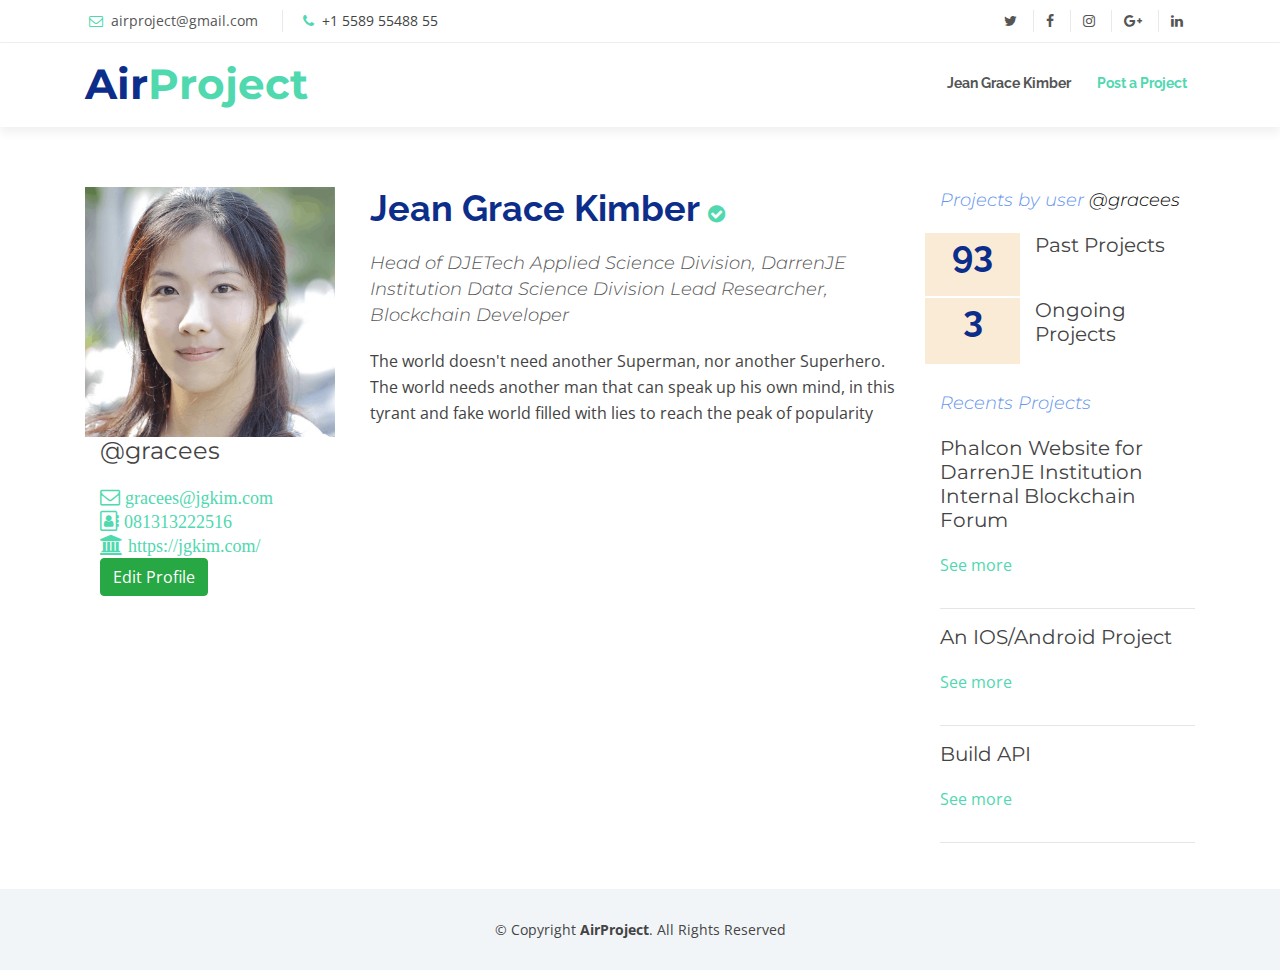
<file: AirProject/profilePO.html>
<!DOCTYPE html>
<html lang="en">
<head>
  <meta charset="utf-8">
  <title>AirProject</title>
  <meta content="width=device-width, initial-scale=1.0" name="viewport">
  <meta content="" name="keywords">
  <meta content="" name="description">

  <!-- Favicons -->
  <link href="img/favicon.png" rel="icon">
  <link href="img/apple-touch-icon.png" rel="apple-touch-icon">

  <!-- Google Fonts -->
  <link href="https://fonts.googleapis.com/css?family=Open+Sans:300,300i,400,400i,700,700i|Raleway:300,400,500,700,800|Montserrat:300,400,700" rel="stylesheet">

  <!-- Bootstrap CSS File -->
  <link href="lib/bootstrap/css/bootstrap.min.css" rel="stylesheet">

  <!-- Libraries CSS Files -->
  <link href="lib/font-awesome/css/font-awesome.min.css" rel="stylesheet">
  <link href="lib/animate/animate.min.css" rel="stylesheet">
  <link href="lib/ionicons/css/ionicons.min.css" rel="stylesheet">
  <link href="lib/owlcarousel/assets/owl.carousel.min.css" rel="stylesheet">
  <link href="lib/magnific-popup/magnific-popup.css" rel="stylesheet">
  <link href="lib/ionicons/css/ionicons.min.css" rel="stylesheet">

  <!-- Main Stylesheet File -->
  <link href="css/style.css" rel="stylesheet">
  <style>
    .switch {
      position: relative;
      display: inline-block;
      width: 60px;
      height: 34px;
    }

    .switch input { 
      opacity: 0;
      width: 0;
      height: 0;
    }

    .slider {
      position: absolute;
      cursor: pointer;
      top: 0;
      left: 0;
      right: 0;
      bottom: 0;
      background-color: #ccc;
      -webkit-transition: .4s;
      transition: .4s;
    }

    .slider:before {
      position: absolute;
      content: "";
      height: 26px;
      width: 26px;
      left: 4px;
      bottom: 4px;
      background-color: white;
      -webkit-transition: .4s;
      transition: .4s;
    }

    input:checked + .slider {
      background-color: #2196F3;
    }

    input:focus + .slider {
      box-shadow: 0 0 1px #2196F3;
    }

    input:checked + .slider:before {
      -webkit-transform: translateX(26px);
      -ms-transform: translateX(26px);
      transform: translateX(26px);
    }

    /* Rounded sliders */
    .slider.round {
      border-radius: 34px;
    }

    .slider.round:before {
      border-radius: 50%;
    }
</style>
  <!-- =======================================================
    Theme Name: Reveal
    Theme URL: https://bootstrapmade.com/reveal-bootstrap-corporate-template/
    Author: BootstrapMade.com
    License: https://bootstrapmade.com/license/
  ======================================================= -->
</head>

<body id="body">

  <!--==========================
    Top Bar
  ============================-->
  <section id="topbar" class="d-none d-lg-block">
    <div class="container clearfix">
      <div class="contact-info float-left">
        <i class="fa fa-envelope-o"></i> <a href="mailto:airproject@gmail.com">airproject@gmail.com</a>
        <i class="fa fa-phone"></i> +1 5589 55488 55
      </div>
      <div class="social-links float-right">
        <a href="#" class="twitter"><i class="fa fa-twitter"></i></a>
        <a href="#" class="facebook"><i class="fa fa-facebook"></i></a>
        <a href="#" class="instagram"><i class="fa fa-instagram"></i></a>
        <a href="#" class="google-plus"><i class="fa fa-google-plus"></i></a>
        <a href="#" class="linkedin"><i class="fa fa-linkedin"></i></a>
      </div>
    </div>
  </section>

  <!--==========================
    Header
  ============================-->
  <header id="header">
    <div class="container">

      <div id="logo" class="pull-left">
        <h1><a href="#body" class="scrollto">Air<span>Project</span></a></h1>
        <!-- Uncomment below if you prefer to use an image logo -->
        <!-- <a href="#body"><img src="img/logo.png" alt="" title="" /></a>-->
      </div>

      <nav id="nav-menu-container">
        <ul class="nav-menu">
          <li><a href="#services">Jean Grace Kimber</a></li>
          <li class="menu-active"><a href="#services">Post a Project</a></li>
        </ul>
      </nav><!-- #nav-menu-container -->
    </div>
  </header><!-- #header -->

  <main id="main">

    <!--==========================
      About Section
    ============================-->
    <section id="about" class="wow fadeInUp">
      <div class="container">
        <div class="row">
          <div class="col-lg-3">
            <img class="img img-responsive" src="img/testimonial-2.jpg" alt="" style="width: 250px;height: 250px">
            <div class="container">
              <div class="row">
                <div class="col-lg-12 content">
                    <h4>@gracees</h4>
                </div>
              </div>
            </div>            
            <div class="container">

              <div class="row">
                <div class="col-lg-12 content">
                  <div class="icon">
                    <i class="  fa fa-envelope-o"><span style="font-size: 18px"> gracees@jgkim.com</span></i>
                  </div>
                </div>
              </div>

              <div class="row">
                <div class="col-lg-12 content">
                  <div class="icon">
                    <i class="fa fa-address-book-o"><span style="font-size: 18px"> 081313222516</span></i>
                  </div>
                </div>
              </div>

              <div class="row">
                <div class="col-lg-12 content">
                  <div class="icon">
                    <i class="fa fa-institution"><span style="font-size: 18px"> https://jgkim.com/</span></i>
                  </div>
                </div>
              </div>

              <div class="row">
                <div class="col-lg-12 content">
                  <button class="btn btn-success">Edit Profile</button>
                </div>
              </div>
            </div>

          </div>

          <div class="col-lg-6 content">
            <h2>Jean Grace Kimber <i class="fa fa-check-circle"></i></h2>
            <h3>Head of DJETech Applied Science Division, DarrenJE Institution Data Science Division Lead Researcher, Blockchain Developer</h3>
            <p>The world doesn't need another Superman, nor another Superhero. The world needs another man that can speak up his own mind, in this tyrant and fake world filled with lies to reach the peak of popularity</p>
          </div>


          <div class="col-lg-3 content">
            <h3 style="color: #6495ED">Projects by user <span style="color: black">@gracees</span></h3>
            <div id="slideToContent">    
            <div class="row">
              <div class="col-lg-4 content" style="background-color:    #FAEBD7;border-bottom: 2px solid white">
                <h2 style="text-align: center;vertical-align: middle;">93</h2>
              </div>
              <div class="col-lg-8 content">
                <h5>Past Projects</h5>
              </div>
            </div>
            <div class="row">
              <div class="col-lg-4 content" style="background-color:    #FAEBD7;border-bottom: 2px solid white">
                <h2 style="text-align: center;vertical-align: middle;">3</h2>
              </div>
              <div class="col-lg-8 content">
                <h5>Ongoing Projects</h5>
              </div>
            </div>
            
            <br>
            <div class="content">
              <h3 style="color: #6495ED">Recents Projects</h3>
            </div>
            
            <h5>Phalcon Website for DarrenJE Institution Internal Blockchain Forum</h5>
            <p><a href="#">See more</a></p>
            <hr>
            <h5>An IOS/Android Project</h5>
            <p><a href="#">See more</a></p>
            <hr>
            <h5>Build API</h5>
            <p><a href="#">See more</a></p>
            <hr>
            </div>
          </div>
        </div>

      </div>
    </section><!-- #about -->

    

  </main>

  <!--==========================
    Footer
  ============================-->
  <footer id="footer">
    <div class="container">
      <div class="copyright">
        &copy; Copyright <strong>AirProject</strong>. All Rights Reserved
      </div>
      <div class="credits">
        <!--
          All the links in the footer should remain intact.
          You can delete the links only if you purchased the pro version.
          Licensing information: https://bootstrapmade.com/license/
          Purchase the pro version with working PHP/AJAX contact form: https://bootstrapmade.com/buy/?theme=Reveal
        -->
        <!--Designed by <a href="https://bootstrapmade.com/">BootstrapMade</a>-->
      </div>
    </div>
  </footer><!-- #footer -->

  <a href="#" class="back-to-top"><i class="fa fa-chevron-up"></i></a>

  <!-- JavaScript Libraries -->
  <script src="lib/jquery/jquery.min.js"></script>
  <script src="lib/jquery/jquery-migrate.min.js"></script>
  <script src="lib/bootstrap/js/bootstrap.bundle.min.js"></script>
  <script src="lib/easing/easing.min.js"></script>
  <script src="lib/superfish/hoverIntent.js"></script>
  <script src="lib/superfish/superfish.min.js"></script>
  <script src="lib/wow/wow.min.js"></script>
  <script src="lib/owlcarousel/owl.carousel.min.js"></script>
  <script src="lib/magnific-popup/magnific-popup.min.js"></script>
  <script src="lib/sticky/sticky.js"></script>
  <!-- Uncomment below if you want to use dynamic Google Maps -->
  <!-- <script src="https://maps.googleapis.com/maps/api/js?key=AIzaSyD8HeI8o-c1NppZA-92oYlXakhDPYR7XMY"></script> -->

  <!-- Contact Form JavaScript File -->
  <script src="contactform/contactform.js"></script>

  <!-- Template Main Javascript File -->
  <script src="js/main.js"></script>

</body>
</html>
</file>
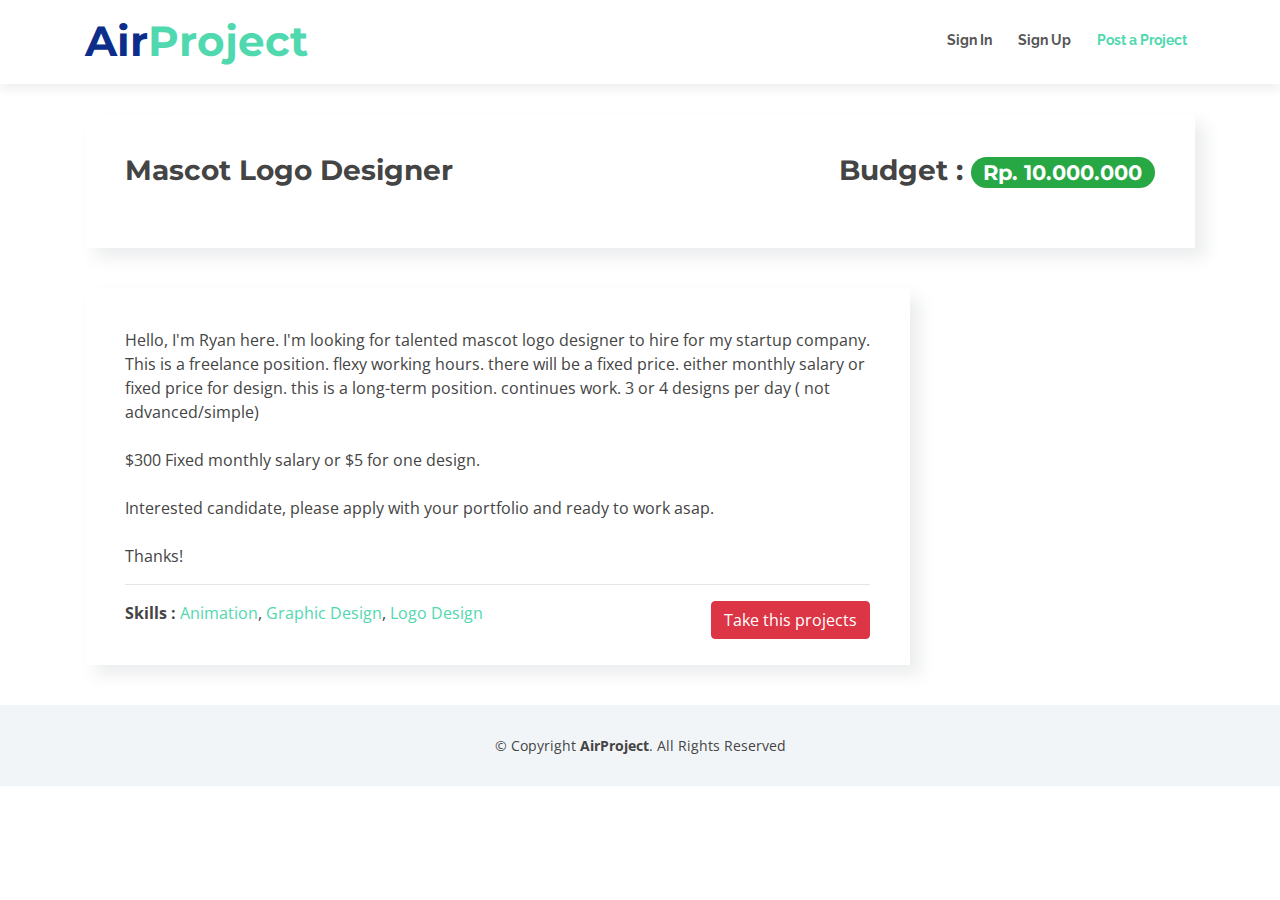
<file: AirProject/project.html>
<!DOCTYPE html>
<html lang="en">
<head>
  <meta charset="utf-8">
  <title>AirProject</title>
  <meta content="width=device-width, initial-scale=1.0" name="viewport">
  <meta content="" name="keywords">
  <meta content="" name="description">

  <!-- Favicons -->
  <link href="img/favicon.png" rel="icon">
  <link href="img/apple-touch-icon.png" rel="apple-touch-icon">

  <!-- Google Fonts -->
  <link href="https://fonts.googleapis.com/css?family=Open+Sans:300,300i,400,400i,700,700i|Raleway:300,400,500,700,800|Montserrat:300,400,700" rel="stylesheet">

  <!-- Bootstrap CSS File -->
  <link href="lib/bootstrap/css/bootstrap.min.css" rel="stylesheet">

  <!-- Libraries CSS Files -->
  <link href="lib/font-awesome/css/font-awesome.min.css" rel="stylesheet">
  <link href="lib/animate/animate.min.css" rel="stylesheet">
  <link href="lib/ionicons/css/ionicons.min.css" rel="stylesheet">
  <link href="lib/owlcarousel/assets/owl.carousel.min.css" rel="stylesheet">
  <link href="lib/magnific-popup/magnific-popup.css" rel="stylesheet">
  <link href="lib/ionicons/css/ionicons.min.css" rel="stylesheet">

  <!-- Main Stylesheet File -->
  <link href="css/style.css" rel="stylesheet">

  <!-- =======================================================
    Theme Name: Reveal
    Theme URL: https://bootstrapmade.com/reveal-bootstrap-corporate-template/
    Author: BootstrapMade.com
    License: https://bootstrapmade.com/license/
  ======================================================= -->
</head>

<body id="body">
  <!--==========================
    Header
  ============================-->
  <header id="header">
    <div class="container">

      <div id="logo" class="pull-left">
        <h1><a href="#body" class="scrollto">Air<span>Project</span></a></h1>
        <!-- Uncomment below if you prefer to use an image logo -->
        <!-- <a href="#body"><img src="img/logo.png" alt="" title="" /></a>-->
      </div>

      <nav id="nav-menu-container">
        <ul class="nav-menu">
          <li><a href="#about">Sign In</a></li>
          <li><a href="#services">Sign Up</a></li>
          <li class="menu-active"><a href="#services">Post a Project</a></li>
        </ul>
      </nav><!-- #nav-menu-container -->
    </div>
  </header><!-- #header -->

  <main id="main">
     <section id="services">
      <div class="container">
        <div class="row">
          <div class="col-lg-12">
            <div class="box wow fadeInRight" data-wow-delay="0.2s">
              <div class="row">
                <div class="col-sm-7" align="left">
                  <h2 style="font-size: 28px;font-weight: 700;">Mascot Logo Designer</h2>
                </div>
                <div class="col-sm-5" align="right">
                  <h2 style="font-size: 28px;font-weight: 700;">Budget : <span class="badge badge-pill badge-success">Rp. 10.000.000</span></h2>
                </div>
              </div>
            </div>
          </div>
          <div class="col-lg-9">
            <div class="box wow fadeInRight" data-wow-delay="0.2s">
              <h7>Hello, I'm Ryan here. I'm looking for talented mascot logo designer to hire for my startup company. This is a freelance position. flexy working hours. there will be a fixed price. either monthly salary or fixed price for design. this is a long-term position. continues work. 3 or 4 designs per day ( not advanced/simple)
              <br>
              <br>
              $300 Fixed monthly salary or $5 for one design.
              <br>
              <br>
              Interested candidate, please apply with your portfolio and ready to work asap.
              <br>
              <br>
              Thanks!
              </h7>
              <hr>
              <h7>
                <b>Skills : </b>
                <a href="">Animation</a>,
                <a href="">Graphic Design</a>,
                <a href="">Logo Design</a>
              </h7>
              <button type="button" class="btn btn-danger pull-right">Take this projects</button>
            </div>
          </div>
      </div>
    </section><!-- #services -->
  </main>

  <!--==========================
    Footer
  ============================-->
  <footer id="footer">
    <div class="container">
      <div class="copyright">
        &copy; Copyright <strong>AirProject</strong>. All Rights Reserved
      </div>
      <div class="credits">
        <!--
          All the links in the footer should remain intact.
          You can delete the links only if you purchased the pro version.
          Licensing information: https://bootstrapmade.com/license/
          Purchase the pro version with working PHP/AJAX contact form: https://bootstrapmade.com/buy/?theme=Reveal
        -->
        <!--Designed by <a href="https://bootstrapmade.com/">BootstrapMade</a>-->
      </div>
    </div>
  </footer><!-- #footer -->

  <a href="#" class="back-to-top"><i class="fa fa-chevron-up"></i></a>

  <!-- JavaScript Libraries -->
  <script src="lib/jquery/jquery.min.js"></script>
  <script src="lib/jquery/jquery-migrate.min.js"></script>
  <script src="lib/bootstrap/js/bootstrap.bundle.min.js"></script>
  <script src="lib/easing/easing.min.js"></script>
  <script src="lib/superfish/hoverIntent.js"></script>
  <script src="lib/superfish/superfish.min.js"></script>
  <script src="lib/wow/wow.min.js"></script>
  <script src="lib/owlcarousel/owl.carousel.min.js"></script>
  <script src="lib/magnific-popup/magnific-popup.min.js"></script>
  <script src="lib/sticky/sticky.js"></script>
  <!-- Uncomment below if you want to use dynamic Google Maps -->
  <!-- <script src="https://maps.googleapis.com/maps/api/js?key=AIzaSyD8HeI8o-c1NppZA-92oYlXakhDPYR7XMY"></script> -->

  <!-- Contact Form JavaScript File -->
  <script src="contactform/contactform.js"></script>

  <!-- Template Main Javascript File -->
  <script src="js/main.js"></script>

</body>
</html>
</file>
<file: AirProject/css/style.css>
/*
  Theme Name: Reveal
  Theme URL: https://bootstrapmade.com/reveal-bootstrap-corporate-template/
  Author: BootstrapMade.com
  License: https://bootstrapmade.com/license/
*/
/*--------------------------------------------------------------
# General
--------------------------------------------------------------*/
body {
  background: #fff;
  color: #444;
  font-family: "Open Sans", sans-serif;
}

a {
  color: #50d8af;
  transition: 0.5s;
}

a:hover, a:active, a:focus {
  color: #51d8af;
  outline: none;
  text-decoration: none;
}

p {
  padding: 0;
  margin: 0 0 30px 0;
}

h1, h2, h3, h4, h5, h6 {
  font-family: "Montserrat", sans-serif;
  font-weight: 400;
  margin: 0 0 20px 0;
  padding: 0;
}

/* Back to top button */
.back-to-top {
  position: fixed;
  display: none;
  background: #50d8af;
  color: #fff;
  padding: 6px 12px 9px 12px;
  font-size: 16px;
  border-radius: 2px;
  right: 15px;
  bottom: 15px;
  transition: background 0.5s;
}

@media (max-width: 768px) {
  .back-to-top {
    bottom: 15px;
  }
}

.back-to-top:focus {
  background: #50d8af;
  color: #fff;
  outline: none;
}

.back-to-top:hover {
  background: #0c2e8a;
  color: #fff;
}

/*--------------------------------------------------------------
# Top Bar
--------------------------------------------------------------*/
#topbar {
  background: #fff;
  padding: 10px 0;
  border-bottom: 1px solid #eee;
  font-size: 14px;
}

#topbar .contact-info a {
  line-height: 1;
  color: #555;
}

#topbar .contact-info a:hover {
  color: #50d8af;
}

#topbar .contact-info i {
  color: #50d8af;
  padding: 4px;
}

#topbar .contact-info .fa-phone {
  padding-left: 20px;
  margin-left: 20px;
  border-left: 1px solid #e9e9e9;
}

#topbar .social-links a {
  color: #555;
  padding: 4px 12px;
  display: inline-block;
  line-height: 1px;
  border-left: 1px solid #e9e9e9;
}

#topbar .social-links a:hover {
  color: #50d8af;
}

#topbar .social-links a:first-child {
  border-left: 0;
}

/*--------------------------------------------------------------
# Header
--------------------------------------------------------------*/
#header {
  padding: 20px 0;
  height: 84px;
  transition: all 0.5s;
  z-index: 997;
  background: #fff;
  box-shadow: 0px 6px 9px 0px rgba(0, 0, 0, 0.06);
}

#header #logo h1 {
  font-size: 42px;
  margin: 0;
  padding: 0;
  line-height: 1;
  font-family: "Montserrat", sans-serif;
  font-weight: 700;
}

#header #logo h1 a {
  color: #0c2e8a;
  line-height: 1;
  display: inline-block;
}

#header #logo h1 a span {
  color: #50d8af;
}

#header #logo img {
  padding: 0;
  margin: 0;
}

#head h1{
  font-size: 42px;
  margin: 0;
  padding: 0;
  line-height: 1;
  font-family: "Montserrat", sans-serif;
  font-weight: 700;
}

#head h1 a{
  color: #0c2e8a;
  line-height: 1;
  display: inline-block;
}

#head h1 a span{
  color: #50d8af;
}

@media (max-width: 768px) {
  #header {
    padding: 20px 0;
    height: 74px;
  }
  #header #logo h1 {
    font-size: 34px;
  }
  #header #logo img {
    max-height: 40px;
  }
}

/*--------------------------------------------------------------
# Intro Section
--------------------------------------------------------------*/
#intro {
  width: 100%;
  height: 60vh;
  position: relative;
  background: url("../img/intro-carousel/1.jpg") no-repeat;
  background-size: cover;
}

#intro .intro-content {
  position: absolute;
  bottom: 0;
  top: 0;
  left: 0;
  right: 0;
  z-index: 10;
  display: flex;
  justify-content: center;
  align-items: center;
  flex-direction: column;
  text-align: center;
}

#intro .intro-content h2 {
  color: #0c2e8a;
  margin-bottom: 30px;
  font-size: 64px;
  font-weight: 700;
}

#intro .intro-content h2 span {
  color: #50d8af;
  text-decoration: underline;
}

@media (max-width: 767px) {
  #intro .intro-content h2 {
    font-size: 34px;
  }
}

#intro .intro-content .btn-get-started, #intro .intro-content .btn-projects {
  font-family: "Raleway", sans-serif;
  font-size: 15px;
  font-weight: bold;
  letter-spacing: 1px;
  display: inline-block;
  padding: 10px 32px;
  border-radius: 2px;
  transition: 0.5s;
  margin: 10px;
  color: #fff;
}

#intro .intro-content .btn-get-started {
  background: #0c2e8a;
  border: 2px solid #0c2e8a;
}

#intro .intro-content .btn-get-started:hover {
  background: none;
  color: #0c2e8a;
}

#intro .intro-content .btn-projects {
  background: #50d8af;
  border: 2px solid #50d8af;
}

#intro .intro-content .btn-projects:hover {
  background: none;
  color: #50d8af;
}

#intro #intro-carousel {
  z-index: 8;
}

#intro #intro-carousel::before {
  content: '';
  background-color: rgba(255, 255, 255, 0.7);
  position: absolute;
  height: 100%;
  width: 100%;
  top: 0;
  right: 0;
  left: 0;
  bottom: 0;
  z-index: 7;
}

#intro #intro-carousel .item {
  width: 100%;
  height: 60vh;
  background-size: cover;
  background-position: center;
  background-repeat: no-repeat;
  -webkit-transition-property: opacity;
  transition-property: opacity;
}

/*--------------------------------------------------------------
# Navigation Menu
--------------------------------------------------------------*/
/* Nav Menu Essentials */
.nav-menu, .nav-menu * {
  margin: 0;
  padding: 0;
  list-style: none;
}

.nav-menu ul {
  position: absolute;
  display: none;
  top: 100%;
  left: 0;
  z-index: 99;
}

.nav-menu li {
  position: relative;
  white-space: nowrap;
}

.nav-menu > li {
  float: left;
}

.nav-menu li:hover > ul,
.nav-menu li.sfHover > ul {
  display: block;
}

.nav-menu ul ul {
  top: 0;
  left: 100%;
}

.nav-menu ul li {
  min-width: 180px;
}

/* Nav Menu Arrows */
.sf-arrows .sf-with-ul {
  padding-right: 22px;
}

.sf-arrows .sf-with-ul:after {
  content: "\f107";
  position: absolute;
  right: 8px;
  font-family: FontAwesome;
  font-style: normal;
  font-weight: normal;
}

.sf-arrows ul .sf-with-ul:after {
  content: "\f105";
}

/* Nav Meu Container */
#nav-menu-container {
  float: right;
  margin: 0;
}

@media (max-width: 768px) {
  #nav-menu-container {
    display: none;
  }
}

/* Nav Meu Styling */
.nav-menu a {
  padding: 10px 8px;
  text-decoration: none;
  display: inline-block;
  color: #555;
  font-family: "Raleway", sans-serif;
  font-weight: 700;
  font-size: 14px;
  outline: none;
}

.nav-menu li:hover > a, .nav-menu > .menu-active > a {
  color: #50d8af;
}

.nav-menu > li {
  margin-left: 10px;
}

.nav-menu ul {
  margin: 4px 0 0 0;
  padding: 10px;
  box-shadow: 0px 0px 30px rgba(127, 137, 161, 0.25);
  background: #fff;
}

.nav-menu ul li {
  transition: 0.3s;
}

.nav-menu ul li a {
  padding: 10px;
  color: #333;
  transition: 0.3s;
  display: block;
  font-size: 13px;
  text-transform: none;
}

.nav-menu ul li:hover > a {
  color: #50d8af;
}

.nav-menu ul ul {
  margin: 0;
}

/* Mobile Nav Toggle */
#mobile-nav-toggle {
  position: fixed;
  right: 0;
  top: 0;
  z-index: 999;
  margin: 20px 20px 0 0;
  border: 0;
  background: none;
  font-size: 24px;
  display: none;
  transition: all 0.4s;
  outline: none;
  cursor: pointer;
}

#mobile-nav-toggle i {
  color: #555;
}

@media (max-width: 768px) {
  #mobile-nav-toggle {
    display: inline;
  }
}

/* Mobile Nav Styling */
#mobile-nav {
  position: fixed;
  top: 0;
  padding-top: 18px;
  bottom: 0;
  z-index: 998;
  background: rgba(52, 59, 64, 0.9);
  left: -260px;
  width: 260px;
  overflow-y: auto;
  transition: 0.4s;
}

#mobile-nav ul {
  padding: 0;
  margin: 0;
  list-style: none;
}

#mobile-nav ul li {
  position: relative;
}

#mobile-nav ul li a {
  color: #fff;
  font-size: 16px;
  overflow: hidden;
  padding: 10px 22px 10px 15px;
  position: relative;
  text-decoration: none;
  width: 100%;
  display: block;
  outline: none;
}

#mobile-nav ul li a:hover {
  color: #fff;
}

#mobile-nav ul li li {
  padding-left: 30px;
}

#mobile-nav ul .menu-has-children i {
  position: absolute;
  right: 0;
  z-index: 99;
  padding: 15px;
  cursor: pointer;
  color: #fff;
}

#mobile-nav ul .menu-has-children i.fa-chevron-up {
  color: #50d8af;
}

#mobile-nav ul .menu-item-active {
  color: #50d8af;
}

#mobile-body-overly {
  width: 100%;
  height: 100%;
  z-index: 997;
  top: 0;
  left: 0;
  position: fixed;
  background: rgba(52, 59, 64, 0.9);
  display: none;
}

/* Mobile Nav body classes */
body.mobile-nav-active {
  overflow: hidden;
}

body.mobile-nav-active #mobile-nav {
  left: 0;
}

body.mobile-nav-active #mobile-nav-toggle {
  color: #fff;
}

/*--------------------------------------------------------------
# Sections
--------------------------------------------------------------*/
/* Sections Header
--------------------------------*/
.section-header {
  margin-bottom: 30px;
}

.section-header h2 {
  font-size: 32px;
  color: #0c2e8a;
  text-transform: uppercase;
  font-weight: 700;
  position: relative;
  padding-bottom: 20px;
}

.section-header h2::before {
  content: '';
  position: absolute;
  display: block;
  width: 50px;
  height: 3px;
  background: #50d8af;
  bottom: 0;
  left: 0;
}

.section-header p {
  padding: 0;
  margin: 0;
}

/* About Section
--------------------------------*/
#about {
  padding: 60px 0 30px 0;
}

#about .about-img {
  overflow: hidden;
}

#about .about-img img {
  margin-left: -15px;
  max-width: 100%;
}

@media (max-width: 768px) {
  #about .about-img {
    height: auto;
  }
  #about .about-img img {
    margin-left: 0;
    padding-bottom: 30px;
  }
}

#about .content h2 {
  color: #0c2e8a;
  font-weight: 700;
  font-size: 36px;
  font-family: "Raleway", sans-serif;
}

#about .content h3 {
  color: #555;
  font-weight: 300;
  font-size: 18px;
  line-height: 26px;
  font-style: italic;
}

#about .content p {
  line-height: 26px;
}

#about .content p:last-child {
  margin-bottom: 0;
}

#about .content i {
  font-size: 20px;
  padding-right: 4px;
  color: #50d8af;
}

#about .content ul {
  list-style: none;
  padding: 0;
}

#about .content ul li {
  padding-bottom: 10px;
}

/* Services Section
--------------------------------*/
#services {
  padding: 30px 0 0 0;
}

#services .box {
  padding: 40px;
  margin-bottom: 40px;
  box-shadow: 10px 10px 15px rgba(73, 78, 92, 0.1);
  background: #fff;
  transition: 0.4s;
}

#services .box:hover {
  box-shadow: 0px 0px 30px rgba(73, 78, 92, 0.15);
  transform: translateY(-10px);
  -webkit-transform: translateY(-10px);
  -moz-transform: translateY(-10px);
}

#services .box .icon {
  float: left;
}

#services .box .icon i {
  color: #444;
  font-size: 64px;
  transition: 0.5s;
  line-height: 0;
  margin-top: 34px;
}

#services .box .icon i:before {
  background: #0c2e8a;
  background: linear-gradient(45deg, #50d8af 0%, #a3ebd5 100%);
  background-clip: border-box;
  -webkit-background-clip: text;
  -webkit-text-fill-color: transparent;
}

#services .box h4 {
  margin-left: 100px;
  font-weight: 700;
  margin-bottom: 15px;
  font-size: 22px;
}

#services .box h4 a {
  color: #444;
}

#services .box p {
  font-size: 14px;
  margin-left: 100px;
  margin-bottom: 0;
  line-height: 24px;
}

@media (max-width: 767px) {
  #services .box .box {
    margin-bottom: 20px;
  }
  #services .box .icon {
    float: none;
    text-align: center;
    padding-bottom: 15px;
  }
  #services .box h4, #services .box p {
    margin-left: 0;
    text-align: center;
  }
}

/* Clients Section
--------------------------------*/
#clients {
  padding: 30px 0;
}

#clients img {
  max-width: 100%;
  opacity: 0.5;
  transition: 0.3s;
  padding: 15px 0;
}

#clients img:hover {
  opacity: 1;
}

#clients .owl-nav, #clients .owl-dots {
  margin-top: 5px;
  text-align: center;
}

#clients .owl-dot {
  display: inline-block;
  margin: 0 5px;
  width: 12px;
  height: 12px;
  border-radius: 50%;
  background-color: #ddd;
}

#clients .owl-dot.active {
  background-color: #50d8af;
}

/* Our Portfolio Section
--------------------------------*/
#portfolio {
  background: #fff;
  padding: 30px 0;
}

#portfolio .portfolio-overlay {
  position: absolute;
  top: 0;
  right: 0;
  bottom: 0;
  left: 0;
  width: 100%;
  height: 100%;
  opacity: 1;
  -webkit-transition: all ease-in-out 0.4s;
  transition: all ease-in-out 0.4s;
}

#portfolio .portfolio-item {
  overflow: hidden;
  position: relative;
  padding: 0;
  vertical-align: middle;
  text-align: center;
}

#portfolio .portfolio-item h2 {
  color: #ffffff;
  font-size: 24px;
  margin: 0;
  text-transform: capitalize;
  font-weight: 700;
}

#portfolio .portfolio-item img {
  -webkit-transition: all ease-in-out 0.4s;
  transition: all ease-in-out 0.4s;
  width: 100%;
}

#portfolio .portfolio-item:hover img {
  -webkit-transform: scale(1.1);
  transform: scale(1.1);
}

#portfolio .portfolio-item:hover .portfolio-overlay {
  opacity: 1;
  background: rgba(0, 0, 0, 0.7);
}

#portfolio .portfolio-info {
  position: absolute;
  top: 50%;
  left: 50%;
  -webkit-transform: translate(-50%, -50%);
  transform: translate(-50%, -50%);
}

/* Testimonials Section
--------------------------------*/
#testimonials {
  padding: 30px 0;
}

#testimonials .testimonial-item {
  box-sizing: content-box;
  padding: 30px 30px 0 30px;
  margin: 30px 15px;
  text-align: center;
  min-height: 350px;
  box-shadow: 0px 2px 12px rgba(0, 0, 0, 0.08);
}

@media (max-width: 767px) {
  #testimonials .testimonial-item {
    margin: 30px 10px;
  }
}

#testimonials .testimonial-item .testimonial-img {
  width: 90px;
  border-radius: 50%;
  border: 4px solid #fff;
  margin: 0 auto;
}

#testimonials .testimonial-item h3 {
  font-size: 18px;
  font-weight: bold;
  margin: 10px 0 5px 0;
  color: #111;
}

#testimonials .testimonial-item h4 {
  font-size: 14px;
  color: #999;
  margin: 0;
}

#testimonials .testimonial-item .quote-sign-left {
  margin-top: -15px;
  padding-right: 10px;
  display: inline-block;
  width: 37px;
}

#testimonials .testimonial-item .quote-sign-right {
  margin-bottom: -15px;
  padding-left: 10px;
  display: inline-block;
  max-width: 100%;
  width: 37px;
}

#testimonials .testimonial-item p {
  font-style: italic;
  margin: 0 auto 15px auto;
}

#testimonials .owl-nav, #testimonials .owl-dots {
  margin-top: 5px;
  text-align: center;
}

#testimonials .owl-dot {
  display: inline-block;
  margin: 0 5px;
  width: 12px;
  height: 12px;
  border-radius: 50%;
  background-color: #ddd;
}

#testimonials .owl-dot.active {
  background-color: #50d8af;
}

/* Call To Action Section
--------------------------------*/
#call-to-action {
  background: #081e5b;
  background-size: cover;
  padding: 40px 0;
}

#call-to-action .cta-title {
  color: #fff;
  font-size: 28px;
  font-weight: 700;
}

#call-to-action .cta-text {
  color: #fff;
}

@media (min-width: 769px) {
  #call-to-action .cta-btn-container {
    display: flex;
    align-items: center;
    justify-content: flex-end;
  }
}

#call-to-action .cta-btn {
  font-family: "Montserrat", sans-serif;
  font-weight: 700;
  font-size: 16px;
  letter-spacing: 1px;
  display: inline-block;
  padding: 8px 26px;
  border-radius: 3px;
  transition: 0.5s;
  margin: 10px;
  border: 3px solid #fff;
  color: #fff;
}

#call-to-action .cta-btn:hover {
  background: #50d8af;
  border: 3px solid #50d8af;
}

/* Our Team Section
--------------------------------*/
#team {
  background: #fff;
  padding: 30px 0 0 0;
}

#team .member {
  text-align: center;
  margin-bottom: 20px;
}

#team .member .pic {
  overflow: hidden;
  text-align: center;
}

#team .member .pic img {
  max-width: 100%;
}

#team .member .details {
  background: #50d8af;
  color: #fff;
  padding: 15px;
  border-radius: 0 0 3px 3px;
}

#team .member h4 {
  font-weight: 700;
  margin-bottom: 2px;
  font-size: 18px;
}

#team .member span {
  font-style: italic;
  display: block;
  font-size: 13px;
}

#team .member .social {
  margin-top: 5px;
}

#team .member .social a {
  color: #fff;
}

#team .member .social i {
  font-size: 16px;
  margin: 0 2px;
}

/* Contact Section
--------------------------------*/
#contact {
  padding: 30px 0;
}

#contact .contact-info {
  margin-bottom: 20px;
  text-align: center;
}

#contact .contact-info i {
  font-size: 48px;
  display: inline-block;
  margin-bottom: 10px;
  color: #50d8af;
}

#contact .contact-info address, #contact .contact-info p {
  margin-bottom: 0;
  color: #000;
}

#contact .contact-info h3 {
  font-size: 18px;
  margin-bottom: 15px;
  font-weight: bold;
  text-transform: uppercase;
  color: #999;
}

#contact .contact-info a {
  color: #000;
}

#contact .contact-info a:hover {
  color: #50d8af;
}

#contact .contact-address, #contact .contact-phone, #contact .contact-email {
  margin-bottom: 20px;
}

@media (min-width: 768px) {
  #contact .contact-address, #contact .contact-phone, #contact .contact-email {
    padding: 20px 0;
  }
}

@media (min-width: 768px) {
  #contact .contact-phone {
    border-left: 1px solid #ddd;
    border-right: 1px solid #ddd;
  }
}

#contact #google-map {
  height: 290px;
  margin-bottom: 20px;
}

@media (max-width: 576px) {
  #contact #google-map {
    margin-top: 20px;
  }
}

#contact .form #sendmessage {
  color: #50d8af;
  border: 1px solid #50d8af;
  display: none;
  text-align: center;
  padding: 15px;
  font-weight: 600;
  margin-bottom: 15px;
}

#contact .form #errormessage {
  color: red;
  display: none;
  border: 1px solid red;
  text-align: center;
  padding: 15px;
  font-weight: 600;
  margin-bottom: 15px;
}

#contact .form #sendmessage.show, #contact .form #errormessage.show, #contact .form .show {
  display: block;
}

#contact .form .validation {
  color: red;
  display: none;
  margin: 0 0 20px;
  font-weight: 400;
  font-size: 13px;
}

#contact .form input, #contact .form textarea {
  padding: 10px 14px;
  border-radius: 0;
  box-shadow: none;
  font-size: 15px;
}

#contact .form button[type="submit"] {
  background: #50d8af;
  border: 0;
  border-radius: 3px;
  padding: 10px 30px;
  color: #fff;
  transition: 0.4s;
  cursor: pointer;
}

#contact .form button[type="submit"]:hover {
  background: #2dc899;
}

/*--------------------------------------------------------------
# Footer
--------------------------------------------------------------*/
#footer {
  background: #f2f5f8;
  padding: 0 0 30px 0;
  font-size: 14px;
}

#footer .copyright {
  text-align: center;
  padding-top: 30px;
}

#footer .credits {
  text-align: center;
  font-size: 13px;
  color: #555;
}

#footer .credits a {
  color: #0c2e8a;
}


.svt {
  color: black;
  font-size: 18px;
  opacity: 0.6;
  transition: 0.3s;
}

.svt:hover {
  color: #80edad;
  opacity: 5}
</file>
<file: AirProject/admin/vendor/fontawesome-free/css/all.min.css>
/*!
 * Font Awesome Free 5.3.1 by @fontawesome - https://fontawesome.com
 * License - https://fontawesome.com/license/free (Icons: CC BY 4.0, Fonts: SIL OFL 1.1, Code: MIT License)
 */
.fa,.fab,.fal,.far,.fas{-moz-osx-font-smoothing:grayscale;-webkit-font-smoothing:antialiased;display:inline-block;font-style:normal;font-variant:normal;text-rendering:auto;line-height:1}.fa-lg{font-size:1.33333em;line-height:.75em;vertical-align:-.0667em}.fa-xs{font-size:.75em}.fa-sm{font-size:.875em}.fa-1x{font-size:1em}.fa-2x{font-size:2em}.fa-3x{font-size:3em}.fa-4x{font-size:4em}.fa-5x{font-size:5em}.fa-6x{font-size:6em}.fa-7x{font-size:7em}.fa-8x{font-size:8em}.fa-9x{font-size:9em}.fa-10x{font-size:10em}.fa-fw{text-align:center;width:1.25em}.fa-ul{list-style-type:none;margin-left:2.5em;padding-left:0}.fa-ul>li{position:relative}.fa-li{left:-2em;position:absolute;text-align:center;width:2em;line-height:inherit}.fa-border{border:.08em solid #eee;border-radius:.1em;padding:.2em .25em .15em}.fa-pull-left{float:left}.fa-pull-right{float:right}.fa.fa-pull-left,.fab.fa-pull-left,.fal.fa-pull-left,.far.fa-pull-left,.fas.fa-pull-left{margin-right:.3em}.fa.fa-pull-right,.fab.fa-pull-right,.fal.fa-pull-right,.far.fa-pull-right,.fas.fa-pull-right{margin-left:.3em}.fa-spin{animation:fa-spin 2s infinite linear}.fa-pulse{animation:fa-spin 1s infinite steps(8)}@keyframes fa-spin{0%{transform:rotate(0deg)}to{transform:rotate(1turn)}}.fa-rotate-90{-ms-filter:"progid:DXImageTransform.Microsoft.BasicImage(rotation=1)";transform:rotate(90deg)}.fa-rotate-180{-ms-filter:"progid:DXImageTransform.Microsoft.BasicImage(rotation=2)";transform:rotate(180deg)}.fa-rotate-270{-ms-filter:"progid:DXImageTransform.Microsoft.BasicImage(rotation=3)";transform:rotate(270deg)}.fa-flip-horizontal{-ms-filter:"progid:DXImageTransform.Microsoft.BasicImage(rotation=0, mirror=1)";transform:scaleX(-1)}.fa-flip-vertical{transform:scaleY(-1)}.fa-flip-horizontal.fa-flip-vertical,.fa-flip-vertical{-ms-filter:"progid:DXImageTransform.Microsoft.BasicImage(rotation=2, mirror=1)"}.fa-flip-horizontal.fa-flip-vertical{transform:scale(-1)}:root .fa-flip-horizontal,:root .fa-flip-vertical,:root .fa-rotate-90,:root .fa-rotate-180,:root .fa-rotate-270{-webkit-filter:none;filter:none}.fa-stack{display:inline-block;height:2em;line-height:2em;position:relative;vertical-align:middle;width:2em}.fa-stack-1x,.fa-stack-2x{left:0;position:absolute;text-align:center;width:100%}.fa-stack-1x{line-height:inherit}.fa-stack-2x{font-size:2em}.fa-inverse{color:#fff}.fa-500px:before{content:"\f26e"}.fa-accessible-icon:before{content:"\f368"}.fa-accusoft:before{content:"\f369"}.fa-ad:before{content:"\f641"}.fa-address-book:before{content:"\f2b9"}.fa-address-card:before{content:"\f2bb"}.fa-adjust:before{content:"\f042"}.fa-adn:before{content:"\f170"}.fa-adversal:before{content:"\f36a"}.fa-affiliatetheme:before{content:"\f36b"}.fa-air-freshener:before{content:"\f5d0"}.fa-algolia:before{content:"\f36c"}.fa-align-center:before{content:"\f037"}.fa-align-justify:before{content:"\f039"}.fa-align-left:before{content:"\f036"}.fa-align-right:before{content:"\f038"}.fa-alipay:before{content:"\f642"}.fa-allergies:before{content:"\f461"}.fa-amazon:before{content:"\f270"}.fa-amazon-pay:before{content:"\f42c"}.fa-ambulance:before{content:"\f0f9"}.fa-american-sign-language-interpreting:before{content:"\f2a3"}.fa-amilia:before{content:"\f36d"}.fa-anchor:before{content:"\f13d"}.fa-android:before{content:"\f17b"}.fa-angellist:before{content:"\f209"}.fa-angle-double-down:before{content:"\f103"}.fa-angle-double-left:before{content:"\f100"}.fa-angle-double-right:before{content:"\f101"}.fa-angle-double-up:before{content:"\f102"}.fa-angle-down:before{content:"\f107"}.fa-angle-left:before{content:"\f104"}.fa-angle-right:before{content:"\f105"}.fa-angle-up:before{content:"\f106"}.fa-angry:before{content:"\f556"}.fa-angrycreative:before{content:"\f36e"}.fa-angular:before{content:"\f420"}.fa-ankh:before{content:"\f644"}.fa-app-store:before{content:"\f36f"}.fa-app-store-ios:before{content:"\f370"}.fa-apper:before{content:"\f371"}.fa-apple:before{content:"\f179"}.fa-apple-alt:before{content:"\f5d1"}.fa-apple-pay:before{content:"\f415"}.fa-archive:before{content:"\f187"}.fa-archway:before{content:"\f557"}.fa-arrow-alt-circle-down:before{content:"\f358"}.fa-arrow-alt-circle-left:before{content:"\f359"}.fa-arrow-alt-circle-right:before{content:"\f35a"}.fa-arrow-alt-circle-up:before{content:"\f35b"}.fa-arrow-circle-down:before{content:"\f0ab"}.fa-arrow-circle-left:before{content:"\f0a8"}.fa-arrow-circle-right:before{content:"\f0a9"}.fa-arrow-circle-up:before{content:"\f0aa"}.fa-arrow-down:before{content:"\f063"}.fa-arrow-left:before{content:"\f060"}.fa-arrow-right:before{content:"\f061"}.fa-arrow-up:before{content:"\f062"}.fa-arrows-alt:before{content:"\f0b2"}.fa-arrows-alt-h:before{content:"\f337"}.fa-arrows-alt-v:before{content:"\f338"}.fa-assistive-listening-systems:before{content:"\f2a2"}.fa-asterisk:before{content:"\f069"}.fa-asymmetrik:before{content:"\f372"}.fa-at:before{content:"\f1fa"}.fa-atlas:before{content:"\f558"}.fa-atom:before{content:"\f5d2"}.fa-audible:before{content:"\f373"}.fa-audio-description:before{content:"\f29e"}.fa-autoprefixer:before{content:"\f41c"}.fa-avianex:before{content:"\f374"}.fa-aviato:before{content:"\f421"}.fa-award:before{content:"\f559"}.fa-aws:before{content:"\f375"}.fa-backspace:before{content:"\f55a"}.fa-backward:before{content:"\f04a"}.fa-balance-scale:before{content:"\f24e"}.fa-ban:before{content:"\f05e"}.fa-band-aid:before{content:"\f462"}.fa-bandcamp:before{content:"\f2d5"}.fa-barcode:before{content:"\f02a"}.fa-bars:before{content:"\f0c9"}.fa-baseball-ball:before{content:"\f433"}.fa-basketball-ball:before{content:"\f434"}.fa-bath:before{content:"\f2cd"}.fa-battery-empty:before{content:"\f244"}.fa-battery-full:before{content:"\f240"}.fa-battery-half:before{content:"\f242"}.fa-battery-quarter:before{content:"\f243"}.fa-battery-three-quarters:before{content:"\f241"}.fa-bed:before{content:"\f236"}.fa-beer:before{content:"\f0fc"}.fa-behance:before{content:"\f1b4"}.fa-behance-square:before{content:"\f1b5"}.fa-bell:before{content:"\f0f3"}.fa-bell-slash:before{content:"\f1f6"}.fa-bezier-curve:before{content:"\f55b"}.fa-bible:before{content:"\f647"}.fa-bicycle:before{content:"\f206"}.fa-bimobject:before{content:"\f378"}.fa-binoculars:before{content:"\f1e5"}.fa-birthday-cake:before{content:"\f1fd"}.fa-bitbucket:before{content:"\f171"}.fa-bitcoin:before{content:"\f379"}.fa-bity:before{content:"\f37a"}.fa-black-tie:before{content:"\f27e"}.fa-blackberry:before{content:"\f37b"}.fa-blender:before{content:"\f517"}.fa-blind:before{content:"\f29d"}.fa-blogger:before{content:"\f37c"}.fa-blogger-b:before{content:"\f37d"}.fa-bluetooth:before{content:"\f293"}.fa-bluetooth-b:before{content:"\f294"}.fa-bold:before{content:"\f032"}.fa-bolt:before{content:"\f0e7"}.fa-bomb:before{content:"\f1e2"}.fa-bone:before{content:"\f5d7"}.fa-bong:before{content:"\f55c"}.fa-book:before{content:"\f02d"}.fa-book-open:before{content:"\f518"}.fa-book-reader:before{content:"\f5da"}.fa-bookmark:before{content:"\f02e"}.fa-bowling-ball:before{content:"\f436"}.fa-box:before{content:"\f466"}.fa-box-open:before{content:"\f49e"}.fa-boxes:before{content:"\f468"}.fa-braille:before{content:"\f2a1"}.fa-brain:before{content:"\f5dc"}.fa-briefcase:before{content:"\f0b1"}.fa-briefcase-medical:before{content:"\f469"}.fa-broadcast-tower:before{content:"\f519"}.fa-broom:before{content:"\f51a"}.fa-brush:before{content:"\f55d"}.fa-btc:before{content:"\f15a"}.fa-bug:before{content:"\f188"}.fa-building:before{content:"\f1ad"}.fa-bullhorn:before{content:"\f0a1"}.fa-bullseye:before{content:"\f140"}.fa-burn:before{content:"\f46a"}.fa-buromobelexperte:before{content:"\f37f"}.fa-bus:before{content:"\f207"}.fa-bus-alt:before{content:"\f55e"}.fa-business-time:before{content:"\f64a"}.fa-buysellads:before{content:"\f20d"}.fa-calculator:before{content:"\f1ec"}.fa-calendar:before{content:"\f133"}.fa-calendar-alt:before{content:"\f073"}.fa-calendar-check:before{content:"\f274"}.fa-calendar-minus:before{content:"\f272"}.fa-calendar-plus:before{content:"\f271"}.fa-calendar-times:before{content:"\f273"}.fa-camera:before{content:"\f030"}.fa-camera-retro:before{content:"\f083"}.fa-cannabis:before{content:"\f55f"}.fa-capsules:before{content:"\f46b"}.fa-car:before{content:"\f1b9"}.fa-car-alt:before{content:"\f5de"}.fa-car-battery:before{content:"\f5df"}.fa-car-crash:before{content:"\f5e1"}.fa-car-side:before{content:"\f5e4"}.fa-caret-down:before{content:"\f0d7"}.fa-caret-left:before{content:"\f0d9"}.fa-caret-right:before{content:"\f0da"}.fa-caret-square-down:before{content:"\f150"}.fa-caret-square-left:before{content:"\f191"}.fa-caret-square-right:before{content:"\f152"}.fa-caret-square-up:before{content:"\f151"}.fa-caret-up:before{content:"\f0d8"}.fa-cart-arrow-down:before{content:"\f218"}.fa-cart-plus:before{content:"\f217"}.fa-cc-amazon-pay:before{content:"\f42d"}.fa-cc-amex:before{content:"\f1f3"}.fa-cc-apple-pay:before{content:"\f416"}.fa-cc-diners-club:before{content:"\f24c"}.fa-cc-discover:before{content:"\f1f2"}.fa-cc-jcb:before{content:"\f24b"}.fa-cc-mastercard:before{content:"\f1f1"}.fa-cc-paypal:before{content:"\f1f4"}.fa-cc-stripe:before{content:"\f1f5"}.fa-cc-visa:before{content:"\f1f0"}.fa-centercode:before{content:"\f380"}.fa-certificate:before{content:"\f0a3"}.fa-chalkboard:before{content:"\f51b"}.fa-chalkboard-teacher:before{content:"\f51c"}.fa-charging-station:before{content:"\f5e7"}.fa-chart-area:before{content:"\f1fe"}.fa-chart-bar:before{content:"\f080"}.fa-chart-line:before{content:"\f201"}.fa-chart-pie:before{content:"\f200"}.fa-check:before{content:"\f00c"}.fa-check-circle:before{content:"\f058"}.fa-check-double:before{content:"\f560"}.fa-check-square:before{content:"\f14a"}.fa-chess:before{content:"\f439"}.fa-chess-bishop:before{content:"\f43a"}.fa-chess-board:before{content:"\f43c"}.fa-chess-king:before{content:"\f43f"}.fa-chess-knight:before{content:"\f441"}.fa-chess-pawn:before{content:"\f443"}.fa-chess-queen:before{content:"\f445"}.fa-chess-rook:before{content:"\f447"}.fa-chevron-circle-down:before{content:"\f13a"}.fa-chevron-circle-left:before{content:"\f137"}.fa-chevron-circle-right:before{content:"\f138"}.fa-chevron-circle-up:before{content:"\f139"}.fa-chevron-down:before{content:"\f078"}.fa-chevron-left:before{content:"\f053"}.fa-chevron-right:before{content:"\f054"}.fa-chevron-up:before{content:"\f077"}.fa-child:before{content:"\f1ae"}.fa-chrome:before{content:"\f268"}.fa-church:before{content:"\f51d"}.fa-circle:before{content:"\f111"}.fa-circle-notch:before{content:"\f1ce"}.fa-city:before{content:"\f64f"}.fa-clipboard:before{content:"\f328"}.fa-clipboard-check:before{content:"\f46c"}.fa-clipboard-list:before{content:"\f46d"}.fa-clock:before{content:"\f017"}.fa-clone:before{content:"\f24d"}.fa-closed-captioning:before{content:"\f20a"}.fa-cloud:before{content:"\f0c2"}.fa-cloud-download-alt:before{content:"\f381"}.fa-cloud-upload-alt:before{content:"\f382"}.fa-cloudscale:before{content:"\f383"}.fa-cloudsmith:before{content:"\f384"}.fa-cloudversify:before{content:"\f385"}.fa-cocktail:before{content:"\f561"}.fa-code:before{content:"\f121"}.fa-code-branch:before{content:"\f126"}.fa-codepen:before{content:"\f1cb"}.fa-codiepie:before{content:"\f284"}.fa-coffee:before{content:"\f0f4"}.fa-cog:before{content:"\f013"}.fa-cogs:before{content:"\f085"}.fa-coins:before{content:"\f51e"}.fa-columns:before{content:"\f0db"}.fa-comment:before{content:"\f075"}.fa-comment-alt:before{content:"\f27a"}.fa-comment-dollar:before{content:"\f651"}.fa-comment-dots:before{content:"\f4ad"}.fa-comment-slash:before{content:"\f4b3"}.fa-comments:before{content:"\f086"}.fa-comments-dollar:before{content:"\f653"}.fa-compact-disc:before{content:"\f51f"}.fa-compass:before{content:"\f14e"}.fa-compress:before{content:"\f066"}.fa-concierge-bell:before{content:"\f562"}.fa-connectdevelop:before{content:"\f20e"}.fa-contao:before{content:"\f26d"}.fa-cookie:before{content:"\f563"}.fa-cookie-bite:before{content:"\f564"}.fa-copy:before{content:"\f0c5"}.fa-copyright:before{content:"\f1f9"}.fa-couch:before{content:"\f4b8"}.fa-cpanel:before{content:"\f388"}.fa-creative-commons:before{content:"\f25e"}.fa-creative-commons-by:before{content:"\f4e7"}.fa-creative-commons-nc:before{content:"\f4e8"}.fa-creative-commons-nc-eu:before{content:"\f4e9"}.fa-creative-commons-nc-jp:before{content:"\f4ea"}.fa-creative-commons-nd:before{content:"\f4eb"}.fa-creative-commons-pd:before{content:"\f4ec"}.fa-creative-commons-pd-alt:before{content:"\f4ed"}.fa-creative-commons-remix:before{content:"\f4ee"}.fa-creative-commons-sa:before{content:"\f4ef"}.fa-creative-commons-sampling:before{content:"\f4f0"}.fa-creative-commons-sampling-plus:before{content:"\f4f1"}.fa-creative-commons-share:before{content:"\f4f2"}.fa-credit-card:before{content:"\f09d"}.fa-crop:before{content:"\f125"}.fa-crop-alt:before{content:"\f565"}.fa-cross:before{content:"\f654"}.fa-crosshairs:before{content:"\f05b"}.fa-crow:before{content:"\f520"}.fa-crown:before{content:"\f521"}.fa-css3:before{content:"\f13c"}.fa-css3-alt:before{content:"\f38b"}.fa-cube:before{content:"\f1b2"}.fa-cubes:before{content:"\f1b3"}.fa-cut:before{content:"\f0c4"}.fa-cuttlefish:before{content:"\f38c"}.fa-d-and-d:before{content:"\f38d"}.fa-dashcube:before{content:"\f210"}.fa-database:before{content:"\f1c0"}.fa-deaf:before{content:"\f2a4"}.fa-delicious:before{content:"\f1a5"}.fa-deploydog:before{content:"\f38e"}.fa-deskpro:before{content:"\f38f"}.fa-desktop:before{content:"\f108"}.fa-deviantart:before{content:"\f1bd"}.fa-dharmachakra:before{content:"\f655"}.fa-diagnoses:before{content:"\f470"}.fa-dice:before{content:"\f522"}.fa-dice-five:before{content:"\f523"}.fa-dice-four:before{content:"\f524"}.fa-dice-one:before{content:"\f525"}.fa-dice-six:before{content:"\f526"}.fa-dice-three:before{content:"\f527"}.fa-dice-two:before{content:"\f528"}.fa-digg:before{content:"\f1a6"}.fa-digital-ocean:before{content:"\f391"}.fa-digital-tachograph:before{content:"\f566"}.fa-directions:before{content:"\f5eb"}.fa-discord:before{content:"\f392"}.fa-discourse:before{content:"\f393"}.fa-divide:before{content:"\f529"}.fa-dizzy:before{content:"\f567"}.fa-dna:before{content:"\f471"}.fa-dochub:before{content:"\f394"}.fa-docker:before{content:"\f395"}.fa-dollar-sign:before{content:"\f155"}.fa-dolly:before{content:"\f472"}.fa-dolly-flatbed:before{content:"\f474"}.fa-donate:before{content:"\f4b9"}.fa-door-closed:before{content:"\f52a"}.fa-door-open:before{content:"\f52b"}.fa-dot-circle:before{content:"\f192"}.fa-dove:before{content:"\f4ba"}.fa-download:before{content:"\f019"}.fa-draft2digital:before{content:"\f396"}.fa-drafting-compass:before{content:"\f568"}.fa-draw-polygon:before{content:"\f5ee"}.fa-dribbble:before{content:"\f17d"}.fa-dribbble-square:before{content:"\f397"}.fa-dropbox:before{content:"\f16b"}.fa-drum:before{content:"\f569"}.fa-drum-steelpan:before{content:"\f56a"}.fa-drupal:before{content:"\f1a9"}.fa-dumbbell:before{content:"\f44b"}.fa-dyalog:before{content:"\f399"}.fa-earlybirds:before{content:"\f39a"}.fa-ebay:before{content:"\f4f4"}.fa-edge:before{content:"\f282"}.fa-edit:before{content:"\f044"}.fa-eject:before{content:"\f052"}.fa-elementor:before{content:"\f430"}.fa-ellipsis-h:before{content:"\f141"}.fa-ellipsis-v:before{content:"\f142"}.fa-ello:before{content:"\f5f1"}.fa-ember:before{content:"\f423"}.fa-empire:before{content:"\f1d1"}.fa-envelope:before{content:"\f0e0"}.fa-envelope-open:before{content:"\f2b6"}.fa-envelope-open-text:before{content:"\f658"}.fa-envelope-square:before{content:"\f199"}.fa-envira:before{content:"\f299"}.fa-equals:before{content:"\f52c"}.fa-eraser:before{content:"\f12d"}.fa-erlang:before{content:"\f39d"}.fa-ethereum:before{content:"\f42e"}.fa-etsy:before{content:"\f2d7"}.fa-euro-sign:before{content:"\f153"}.fa-exchange-alt:before{content:"\f362"}.fa-exclamation:before{content:"\f12a"}.fa-exclamation-circle:before{content:"\f06a"}.fa-exclamation-triangle:before{content:"\f071"}.fa-expand:before{content:"\f065"}.fa-expand-arrows-alt:before{content:"\f31e"}.fa-expeditedssl:before{content:"\f23e"}.fa-external-link-alt:before{content:"\f35d"}.fa-external-link-square-alt:before{content:"\f360"}.fa-eye:before{content:"\f06e"}.fa-eye-dropper:before{content:"\f1fb"}.fa-eye-slash:before{content:"\f070"}.fa-facebook:before{content:"\f09a"}.fa-facebook-f:before{content:"\f39e"}.fa-facebook-messenger:before{content:"\f39f"}.fa-facebook-square:before{content:"\f082"}.fa-fast-backward:before{content:"\f049"}.fa-fast-forward:before{content:"\f050"}.fa-fax:before{content:"\f1ac"}.fa-feather:before{content:"\f52d"}.fa-feather-alt:before{content:"\f56b"}.fa-female:before{content:"\f182"}.fa-fighter-jet:before{content:"\f0fb"}.fa-file:before{content:"\f15b"}.fa-file-alt:before{content:"\f15c"}.fa-file-archive:before{content:"\f1c6"}.fa-file-audio:before{content:"\f1c7"}.fa-file-code:before{content:"\f1c9"}.fa-file-contract:before{content:"\f56c"}.fa-file-download:before{content:"\f56d"}.fa-file-excel:before{content:"\f1c3"}.fa-file-export:before{content:"\f56e"}.fa-file-image:before{content:"\f1c5"}.fa-file-import:before{content:"\f56f"}.fa-file-invoice:before{content:"\f570"}.fa-file-invoice-dollar:before{content:"\f571"}.fa-file-medical:before{content:"\f477"}.fa-file-medical-alt:before{content:"\f478"}.fa-file-pdf:before{content:"\f1c1"}.fa-file-powerpoint:before{content:"\f1c4"}.fa-file-prescription:before{content:"\f572"}.fa-file-signature:before{content:"\f573"}.fa-file-upload:before{content:"\f574"}.fa-file-video:before{content:"\f1c8"}.fa-file-word:before{content:"\f1c2"}.fa-fill:before{content:"\f575"}.fa-fill-drip:before{content:"\f576"}.fa-film:before{content:"\f008"}.fa-filter:before{content:"\f0b0"}.fa-fingerprint:before{content:"\f577"}.fa-fire:before{content:"\f06d"}.fa-fire-extinguisher:before{content:"\f134"}.fa-firefox:before{content:"\f269"}.fa-first-aid:before{content:"\f479"}.fa-first-order:before{content:"\f2b0"}.fa-first-order-alt:before{content:"\f50a"}.fa-firstdraft:before{content:"\f3a1"}.fa-fish:before{content:"\f578"}.fa-flag:before{content:"\f024"}.fa-flag-checkered:before{content:"\f11e"}.fa-flask:before{content:"\f0c3"}.fa-flickr:before{content:"\f16e"}.fa-flipboard:before{content:"\f44d"}.fa-flushed:before{content:"\f579"}.fa-fly:before{content:"\f417"}.fa-folder:before{content:"\f07b"}.fa-folder-minus:before{content:"\f65d"}.fa-folder-open:before{content:"\f07c"}.fa-folder-plus:before{content:"\f65e"}.fa-font:before{content:"\f031"}.fa-font-awesome:before{content:"\f2b4"}.fa-font-awesome-alt:before{content:"\f35c"}.fa-font-awesome-flag:before{content:"\f425"}.fa-font-awesome-logo-full:before{content:"\f4e6"}.fa-fonticons:before{content:"\f280"}.fa-fonticons-fi:before{content:"\f3a2"}.fa-football-ball:before{content:"\f44e"}.fa-fort-awesome:before{content:"\f286"}.fa-fort-awesome-alt:before{content:"\f3a3"}.fa-forumbee:before{content:"\f211"}.fa-forward:before{content:"\f04e"}.fa-foursquare:before{content:"\f180"}.fa-free-code-camp:before{content:"\f2c5"}.fa-freebsd:before{content:"\f3a4"}.fa-frog:before{content:"\f52e"}.fa-frown:before{content:"\f119"}.fa-frown-open:before{content:"\f57a"}.fa-fulcrum:before{content:"\f50b"}.fa-funnel-dollar:before{content:"\f662"}.fa-futbol:before{content:"\f1e3"}.fa-galactic-republic:before{content:"\f50c"}.fa-galactic-senate:before{content:"\f50d"}.fa-gamepad:before{content:"\f11b"}.fa-gas-pump:before{content:"\f52f"}.fa-gavel:before{content:"\f0e3"}.fa-gem:before{content:"\f3a5"}.fa-genderless:before{content:"\f22d"}.fa-get-pocket:before{content:"\f265"}.fa-gg:before{content:"\f260"}.fa-gg-circle:before{content:"\f261"}.fa-gift:before{content:"\f06b"}.fa-git:before{content:"\f1d3"}.fa-git-square:before{content:"\f1d2"}.fa-github:before{content:"\f09b"}.fa-github-alt:before{content:"\f113"}.fa-github-square:before{content:"\f092"}.fa-gitkraken:before{content:"\f3a6"}.fa-gitlab:before{content:"\f296"}.fa-gitter:before{content:"\f426"}.fa-glass-martini:before{content:"\f000"}.fa-glass-martini-alt:before{content:"\f57b"}.fa-glasses:before{content:"\f530"}.fa-glide:before{content:"\f2a5"}.fa-glide-g:before{content:"\f2a6"}.fa-globe:before{content:"\f0ac"}.fa-globe-africa:before{content:"\f57c"}.fa-globe-americas:before{content:"\f57d"}.fa-globe-asia:before{content:"\f57e"}.fa-gofore:before{content:"\f3a7"}.fa-golf-ball:before{content:"\f450"}.fa-goodreads:before{content:"\f3a8"}.fa-goodreads-g:before{content:"\f3a9"}.fa-google:before{content:"\f1a0"}.fa-google-drive:before{content:"\f3aa"}.fa-google-play:before{content:"\f3ab"}.fa-google-plus:before{content:"\f2b3"}.fa-google-plus-g:before{content:"\f0d5"}.fa-google-plus-square:before{content:"\f0d4"}.fa-google-wallet:before{content:"\f1ee"}.fa-gopuram:before{content:"\f664"}.fa-graduation-cap:before{content:"\f19d"}.fa-gratipay:before{content:"\f184"}.fa-grav:before{content:"\f2d6"}.fa-greater-than:before{content:"\f531"}.fa-greater-than-equal:before{content:"\f532"}.fa-grimace:before{content:"\f57f"}.fa-grin:before{content:"\f580"}.fa-grin-alt:before{content:"\f581"}.fa-grin-beam:before{content:"\f582"}.fa-grin-beam-sweat:before{content:"\f583"}.fa-grin-hearts:before{content:"\f584"}.fa-grin-squint:before{content:"\f585"}.fa-grin-squint-tears:before{content:"\f586"}.fa-grin-stars:before{content:"\f587"}.fa-grin-tears:before{content:"\f588"}.fa-grin-tongue:before{content:"\f589"}.fa-grin-tongue-squint:before{content:"\f58a"}.fa-grin-tongue-wink:before{content:"\f58b"}.fa-grin-wink:before{content:"\f58c"}.fa-grip-horizontal:before{content:"\f58d"}.fa-grip-vertical:before{content:"\f58e"}.fa-gripfire:before{content:"\f3ac"}.fa-grunt:before{content:"\f3ad"}.fa-gulp:before{content:"\f3ae"}.fa-h-square:before{content:"\f0fd"}.fa-hacker-news:before{content:"\f1d4"}.fa-hacker-news-square:before{content:"\f3af"}.fa-hackerrank:before{content:"\f5f7"}.fa-hamsa:before{content:"\f665"}.fa-hand-holding:before{content:"\f4bd"}.fa-hand-holding-heart:before{content:"\f4be"}.fa-hand-holding-usd:before{content:"\f4c0"}.fa-hand-lizard:before{content:"\f258"}.fa-hand-paper:before{content:"\f256"}.fa-hand-peace:before{content:"\f25b"}.fa-hand-point-down:before{content:"\f0a7"}.fa-hand-point-left:before{content:"\f0a5"}.fa-hand-point-right:before{content:"\f0a4"}.fa-hand-point-up:before{content:"\f0a6"}.fa-hand-pointer:before{content:"\f25a"}.fa-hand-rock:before{content:"\f255"}.fa-hand-scissors:before{content:"\f257"}.fa-hand-spock:before{content:"\f259"}.fa-hands:before{content:"\f4c2"}.fa-hands-helping:before{content:"\f4c4"}.fa-handshake:before{content:"\f2b5"}.fa-hashtag:before{content:"\f292"}.fa-haykal:before{content:"\f666"}.fa-hdd:before{content:"\f0a0"}.fa-heading:before{content:"\f1dc"}.fa-headphones:before{content:"\f025"}.fa-headphones-alt:before{content:"\f58f"}.fa-headset:before{content:"\f590"}.fa-heart:before{content:"\f004"}.fa-heartbeat:before{content:"\f21e"}.fa-helicopter:before{content:"\f533"}.fa-highlighter:before{content:"\f591"}.fa-hips:before{content:"\f452"}.fa-hire-a-helper:before{content:"\f3b0"}.fa-history:before{content:"\f1da"}.fa-hockey-puck:before{content:"\f453"}.fa-home:before{content:"\f015"}.fa-hooli:before{content:"\f427"}.fa-hornbill:before{content:"\f592"}.fa-hospital:before{content:"\f0f8"}.fa-hospital-alt:before{content:"\f47d"}.fa-hospital-symbol:before{content:"\f47e"}.fa-hot-tub:before{content:"\f593"}.fa-hotel:before{content:"\f594"}.fa-hotjar:before{content:"\f3b1"}.fa-hourglass:before{content:"\f254"}.fa-hourglass-end:before{content:"\f253"}.fa-hourglass-half:before{content:"\f252"}.fa-hourglass-start:before{content:"\f251"}.fa-houzz:before{content:"\f27c"}.fa-html5:before{content:"\f13b"}.fa-hubspot:before{content:"\f3b2"}.fa-i-cursor:before{content:"\f246"}.fa-id-badge:before{content:"\f2c1"}.fa-id-card:before{content:"\f2c2"}.fa-id-card-alt:before{content:"\f47f"}.fa-image:before{content:"\f03e"}.fa-images:before{content:"\f302"}.fa-imdb:before{content:"\f2d8"}.fa-inbox:before{content:"\f01c"}.fa-indent:before{content:"\f03c"}.fa-industry:before{content:"\f275"}.fa-infinity:before{content:"\f534"}.fa-info:before{content:"\f129"}.fa-info-circle:before{content:"\f05a"}.fa-instagram:before{content:"\f16d"}.fa-internet-explorer:before{content:"\f26b"}.fa-ioxhost:before{content:"\f208"}.fa-italic:before{content:"\f033"}.fa-itunes:before{content:"\f3b4"}.fa-itunes-note:before{content:"\f3b5"}.fa-java:before{content:"\f4e4"}.fa-jedi:before{content:"\f669"}.fa-jedi-order:before{content:"\f50e"}.fa-jenkins:before{content:"\f3b6"}.fa-joget:before{content:"\f3b7"}.fa-joint:before{content:"\f595"}.fa-joomla:before{content:"\f1aa"}.fa-journal-whills:before{content:"\f66a"}.fa-js:before{content:"\f3b8"}.fa-js-square:before{content:"\f3b9"}.fa-jsfiddle:before{content:"\f1cc"}.fa-kaaba:before{content:"\f66b"}.fa-kaggle:before{content:"\f5fa"}.fa-key:before{content:"\f084"}.fa-keybase:before{content:"\f4f5"}.fa-keyboard:before{content:"\f11c"}.fa-keycdn:before{content:"\f3ba"}.fa-khanda:before{content:"\f66d"}.fa-kickstarter:before{content:"\f3bb"}.fa-kickstarter-k:before{content:"\f3bc"}.fa-kiss:before{content:"\f596"}.fa-kiss-beam:before{content:"\f597"}.fa-kiss-wink-heart:before{content:"\f598"}.fa-kiwi-bird:before{content:"\f535"}.fa-korvue:before{content:"\f42f"}.fa-landmark:before{content:"\f66f"}.fa-language:before{content:"\f1ab"}.fa-laptop:before{content:"\f109"}.fa-laptop-code:before{content:"\f5fc"}.fa-laravel:before{content:"\f3bd"}.fa-lastfm:before{content:"\f202"}.fa-lastfm-square:before{content:"\f203"}.fa-laugh:before{content:"\f599"}.fa-laugh-beam:before{content:"\f59a"}.fa-laugh-squint:before{content:"\f59b"}.fa-laugh-wink:before{content:"\f59c"}.fa-layer-group:before{content:"\f5fd"}.fa-leaf:before{content:"\f06c"}.fa-leanpub:before{content:"\f212"}.fa-lemon:before{content:"\f094"}.fa-less:before{content:"\f41d"}.fa-less-than:before{content:"\f536"}.fa-less-than-equal:before{content:"\f537"}.fa-level-down-alt:before{content:"\f3be"}.fa-level-up-alt:before{content:"\f3bf"}.fa-life-ring:before{content:"\f1cd"}.fa-lightbulb:before{content:"\f0eb"}.fa-line:before{content:"\f3c0"}.fa-link:before{content:"\f0c1"}.fa-linkedin:before{content:"\f08c"}.fa-linkedin-in:before{content:"\f0e1"}.fa-linode:before{content:"\f2b8"}.fa-linux:before{content:"\f17c"}.fa-lira-sign:before{content:"\f195"}.fa-list:before{content:"\f03a"}.fa-list-alt:before{content:"\f022"}.fa-list-ol:before{content:"\f0cb"}.fa-list-ul:before{content:"\f0ca"}.fa-location-arrow:before{content:"\f124"}.fa-lock:before{content:"\f023"}.fa-lock-open:before{content:"\f3c1"}.fa-long-arrow-alt-down:before{content:"\f309"}.fa-long-arrow-alt-left:before{content:"\f30a"}.fa-long-arrow-alt-right:before{content:"\f30b"}.fa-long-arrow-alt-up:before{content:"\f30c"}.fa-low-vision:before{content:"\f2a8"}.fa-luggage-cart:before{content:"\f59d"}.fa-lyft:before{content:"\f3c3"}.fa-magento:before{content:"\f3c4"}.fa-magic:before{content:"\f0d0"}.fa-magnet:before{content:"\f076"}.fa-mail-bulk:before{content:"\f674"}.fa-mailchimp:before{content:"\f59e"}.fa-male:before{content:"\f183"}.fa-mandalorian:before{content:"\f50f"}.fa-map:before{content:"\f279"}.fa-map-marked:before{content:"\f59f"}.fa-map-marked-alt:before{content:"\f5a0"}.fa-map-marker:before{content:"\f041"}.fa-map-marker-alt:before{content:"\f3c5"}.fa-map-pin:before{content:"\f276"}.fa-map-signs:before{content:"\f277"}.fa-markdown:before{content:"\f60f"}.fa-marker:before{content:"\f5a1"}.fa-mars:before{content:"\f222"}.fa-mars-double:before{content:"\f227"}.fa-mars-stroke:before{content:"\f229"}.fa-mars-stroke-h:before{content:"\f22b"}.fa-mars-stroke-v:before{content:"\f22a"}.fa-mastodon:before{content:"\f4f6"}.fa-maxcdn:before{content:"\f136"}.fa-medal:before{content:"\f5a2"}.fa-medapps:before{content:"\f3c6"}.fa-medium:before{content:"\f23a"}.fa-medium-m:before{content:"\f3c7"}.fa-medkit:before{content:"\f0fa"}.fa-medrt:before{content:"\f3c8"}.fa-meetup:before{content:"\f2e0"}.fa-megaport:before{content:"\f5a3"}.fa-meh:before{content:"\f11a"}.fa-meh-blank:before{content:"\f5a4"}.fa-meh-rolling-eyes:before{content:"\f5a5"}.fa-memory:before{content:"\f538"}.fa-menorah:before{content:"\f676"}.fa-mercury:before{content:"\f223"}.fa-microchip:before{content:"\f2db"}.fa-microphone:before{content:"\f130"}.fa-microphone-alt:before{content:"\f3c9"}.fa-microphone-alt-slash:before{content:"\f539"}.fa-microphone-slash:before{content:"\f131"}.fa-microscope:before{content:"\f610"}.fa-microsoft:before{content:"\f3ca"}.fa-minus:before{content:"\f068"}.fa-minus-circle:before{content:"\f056"}.fa-minus-square:before{content:"\f146"}.fa-mix:before{content:"\f3cb"}.fa-mixcloud:before{content:"\f289"}.fa-mizuni:before{content:"\f3cc"}.fa-mobile:before{content:"\f10b"}.fa-mobile-alt:before{content:"\f3cd"}.fa-modx:before{content:"\f285"}.fa-monero:before{content:"\f3d0"}.fa-money-bill:before{content:"\f0d6"}.fa-money-bill-alt:before{content:"\f3d1"}.fa-money-bill-wave:before{content:"\f53a"}.fa-money-bill-wave-alt:before{content:"\f53b"}.fa-money-check:before{content:"\f53c"}.fa-money-check-alt:before{content:"\f53d"}.fa-monument:before{content:"\f5a6"}.fa-moon:before{content:"\f186"}.fa-mortar-pestle:before{content:"\f5a7"}.fa-mosque:before{content:"\f678"}.fa-motorcycle:before{content:"\f21c"}.fa-mouse-pointer:before{content:"\f245"}.fa-music:before{content:"\f001"}.fa-napster:before{content:"\f3d2"}.fa-neos:before{content:"\f612"}.fa-neuter:before{content:"\f22c"}.fa-newspaper:before{content:"\f1ea"}.fa-nimblr:before{content:"\f5a8"}.fa-nintendo-switch:before{content:"\f418"}.fa-node:before{content:"\f419"}.fa-node-js:before{content:"\f3d3"}.fa-not-equal:before{content:"\f53e"}.fa-notes-medical:before{content:"\f481"}.fa-npm:before{content:"\f3d4"}.fa-ns8:before{content:"\f3d5"}.fa-nutritionix:before{content:"\f3d6"}.fa-object-group:before{content:"\f247"}.fa-object-ungroup:before{content:"\f248"}.fa-odnoklassniki:before{content:"\f263"}.fa-odnoklassniki-square:before{content:"\f264"}.fa-oil-can:before{content:"\f613"}.fa-old-republic:before{content:"\f510"}.fa-om:before{content:"\f679"}.fa-opencart:before{content:"\f23d"}.fa-openid:before{content:"\f19b"}.fa-opera:before{content:"\f26a"}.fa-optin-monster:before{content:"\f23c"}.fa-osi:before{content:"\f41a"}.fa-outdent:before{content:"\f03b"}.fa-page4:before{content:"\f3d7"}.fa-pagelines:before{content:"\f18c"}.fa-paint-brush:before{content:"\f1fc"}.fa-paint-roller:before{content:"\f5aa"}.fa-palette:before{content:"\f53f"}.fa-palfed:before{content:"\f3d8"}.fa-pallet:before{content:"\f482"}.fa-paper-plane:before{content:"\f1d8"}.fa-paperclip:before{content:"\f0c6"}.fa-parachute-box:before{content:"\f4cd"}.fa-paragraph:before{content:"\f1dd"}.fa-parking:before{content:"\f540"}.fa-passport:before{content:"\f5ab"}.fa-pastafarianism:before{content:"\f67b"}.fa-paste:before{content:"\f0ea"}.fa-patreon:before{content:"\f3d9"}.fa-pause:before{content:"\f04c"}.fa-pause-circle:before{content:"\f28b"}.fa-paw:before{content:"\f1b0"}.fa-paypal:before{content:"\f1ed"}.fa-peace:before{content:"\f67c"}.fa-pen:before{content:"\f304"}.fa-pen-alt:before{content:"\f305"}.fa-pen-fancy:before{content:"\f5ac"}.fa-pen-nib:before{content:"\f5ad"}.fa-pen-square:before{content:"\f14b"}.fa-pencil-alt:before{content:"\f303"}.fa-pencil-ruler:before{content:"\f5ae"}.fa-people-carry:before{content:"\f4ce"}.fa-percent:before{content:"\f295"}.fa-percentage:before{content:"\f541"}.fa-periscope:before{content:"\f3da"}.fa-phabricator:before{content:"\f3db"}.fa-phoenix-framework:before{content:"\f3dc"}.fa-phoenix-squadron:before{content:"\f511"}.fa-phone:before{content:"\f095"}.fa-phone-slash:before{content:"\f3dd"}.fa-phone-square:before{content:"\f098"}.fa-phone-volume:before{content:"\f2a0"}.fa-php:before{content:"\f457"}.fa-pied-piper:before{content:"\f2ae"}.fa-pied-piper-alt:before{content:"\f1a8"}.fa-pied-piper-hat:before{content:"\f4e5"}.fa-pied-piper-pp:before{content:"\f1a7"}.fa-piggy-bank:before{content:"\f4d3"}.fa-pills:before{content:"\f484"}.fa-pinterest:before{content:"\f0d2"}.fa-pinterest-p:before{content:"\f231"}.fa-pinterest-square:before{content:"\f0d3"}.fa-place-of-worship:before{content:"\f67f"}.fa-plane:before{content:"\f072"}.fa-plane-arrival:before{content:"\f5af"}.fa-plane-departure:before{content:"\f5b0"}.fa-play:before{content:"\f04b"}.fa-play-circle:before{content:"\f144"}.fa-playstation:before{content:"\f3df"}.fa-plug:before{content:"\f1e6"}.fa-plus:before{content:"\f067"}.fa-plus-circle:before{content:"\f055"}.fa-plus-square:before{content:"\f0fe"}.fa-podcast:before{content:"\f2ce"}.fa-poll:before{content:"\f681"}.fa-poll-h:before{content:"\f682"}.fa-poo:before{content:"\f2fe"}.fa-poop:before{content:"\f619"}.fa-portrait:before{content:"\f3e0"}.fa-pound-sign:before{content:"\f154"}.fa-power-off:before{content:"\f011"}.fa-pray:before{content:"\f683"}.fa-praying-hands:before{content:"\f684"}.fa-prescription:before{content:"\f5b1"}.fa-prescription-bottle:before{content:"\f485"}.fa-prescription-bottle-alt:before{content:"\f486"}.fa-print:before{content:"\f02f"}.fa-procedures:before{content:"\f487"}.fa-product-hunt:before{content:"\f288"}.fa-project-diagram:before{content:"\f542"}.fa-pushed:before{content:"\f3e1"}.fa-puzzle-piece:before{content:"\f12e"}.fa-python:before{content:"\f3e2"}.fa-qq:before{content:"\f1d6"}.fa-qrcode:before{content:"\f029"}.fa-question:before{content:"\f128"}.fa-question-circle:before{content:"\f059"}.fa-quidditch:before{content:"\f458"}.fa-quinscape:before{content:"\f459"}.fa-quora:before{content:"\f2c4"}.fa-quote-left:before{content:"\f10d"}.fa-quote-right:before{content:"\f10e"}.fa-quran:before{content:"\f687"}.fa-r-project:before{content:"\f4f7"}.fa-random:before{content:"\f074"}.fa-ravelry:before{content:"\f2d9"}.fa-react:before{content:"\f41b"}.fa-readme:before{content:"\f4d5"}.fa-rebel:before{content:"\f1d0"}.fa-receipt:before{content:"\f543"}.fa-recycle:before{content:"\f1b8"}.fa-red-river:before{content:"\f3e3"}.fa-reddit:before{content:"\f1a1"}.fa-reddit-alien:before{content:"\f281"}.fa-reddit-square:before{content:"\f1a2"}.fa-redo:before{content:"\f01e"}.fa-redo-alt:before{content:"\f2f9"}.fa-registered:before{content:"\f25d"}.fa-rendact:before{content:"\f3e4"}.fa-renren:before{content:"\f18b"}.fa-reply:before{content:"\f3e5"}.fa-reply-all:before{content:"\f122"}.fa-replyd:before{content:"\f3e6"}.fa-researchgate:before{content:"\f4f8"}.fa-resolving:before{content:"\f3e7"}.fa-retweet:before{content:"\f079"}.fa-rev:before{content:"\f5b2"}.fa-ribbon:before{content:"\f4d6"}.fa-road:before{content:"\f018"}.fa-robot:before{content:"\f544"}.fa-rocket:before{content:"\f135"}.fa-rocketchat:before{content:"\f3e8"}.fa-rockrms:before{content:"\f3e9"}.fa-route:before{content:"\f4d7"}.fa-rss:before{content:"\f09e"}.fa-rss-square:before{content:"\f143"}.fa-ruble-sign:before{content:"\f158"}.fa-ruler:before{content:"\f545"}.fa-ruler-combined:before{content:"\f546"}.fa-ruler-horizontal:before{content:"\f547"}.fa-ruler-vertical:before{content:"\f548"}.fa-rupee-sign:before{content:"\f156"}.fa-sad-cry:before{content:"\f5b3"}.fa-sad-tear:before{content:"\f5b4"}.fa-safari:before{content:"\f267"}.fa-sass:before{content:"\f41e"}.fa-save:before{content:"\f0c7"}.fa-schlix:before{content:"\f3ea"}.fa-school:before{content:"\f549"}.fa-screwdriver:before{content:"\f54a"}.fa-scribd:before{content:"\f28a"}.fa-search:before{content:"\f002"}.fa-search-dollar:before{content:"\f688"}.fa-search-location:before{content:"\f689"}.fa-search-minus:before{content:"\f010"}.fa-search-plus:before{content:"\f00e"}.fa-searchengin:before{content:"\f3eb"}.fa-seedling:before{content:"\f4d8"}.fa-sellcast:before{content:"\f2da"}.fa-sellsy:before{content:"\f213"}.fa-server:before{content:"\f233"}.fa-servicestack:before{content:"\f3ec"}.fa-shapes:before{content:"\f61f"}.fa-share:before{content:"\f064"}.fa-share-alt:before{content:"\f1e0"}.fa-share-alt-square:before{content:"\f1e1"}.fa-share-square:before{content:"\f14d"}.fa-shekel-sign:before{content:"\f20b"}.fa-shield-alt:before{content:"\f3ed"}.fa-ship:before{content:"\f21a"}.fa-shipping-fast:before{content:"\f48b"}.fa-shirtsinbulk:before{content:"\f214"}.fa-shoe-prints:before{content:"\f54b"}.fa-shopping-bag:before{content:"\f290"}.fa-shopping-basket:before{content:"\f291"}.fa-shopping-cart:before{content:"\f07a"}.fa-shopware:before{content:"\f5b5"}.fa-shower:before{content:"\f2cc"}.fa-shuttle-van:before{content:"\f5b6"}.fa-sign:before{content:"\f4d9"}.fa-sign-in-alt:before{content:"\f2f6"}.fa-sign-language:before{content:"\f2a7"}.fa-sign-out-alt:before{content:"\f2f5"}.fa-signal:before{content:"\f012"}.fa-signature:before{content:"\f5b7"}.fa-simplybuilt:before{content:"\f215"}.fa-sistrix:before{content:"\f3ee"}.fa-sitemap:before{content:"\f0e8"}.fa-sith:before{content:"\f512"}.fa-skull:before{content:"\f54c"}.fa-skyatlas:before{content:"\f216"}.fa-skype:before{content:"\f17e"}.fa-slack:before{content:"\f198"}.fa-slack-hash:before{content:"\f3ef"}.fa-sliders-h:before{content:"\f1de"}.fa-slideshare:before{content:"\f1e7"}.fa-smile:before{content:"\f118"}.fa-smile-beam:before{content:"\f5b8"}.fa-smile-wink:before{content:"\f4da"}.fa-smoking:before{content:"\f48d"}.fa-smoking-ban:before{content:"\f54d"}.fa-snapchat:before{content:"\f2ab"}.fa-snapchat-ghost:before{content:"\f2ac"}.fa-snapchat-square:before{content:"\f2ad"}.fa-snowflake:before{content:"\f2dc"}.fa-socks:before{content:"\f696"}.fa-solar-panel:before{content:"\f5ba"}.fa-sort:before{content:"\f0dc"}.fa-sort-alpha-down:before{content:"\f15d"}.fa-sort-alpha-up:before{content:"\f15e"}.fa-sort-amount-down:before{content:"\f160"}.fa-sort-amount-up:before{content:"\f161"}.fa-sort-down:before{content:"\f0dd"}.fa-sort-numeric-down:before{content:"\f162"}.fa-sort-numeric-up:before{content:"\f163"}.fa-sort-up:before{content:"\f0de"}.fa-soundcloud:before{content:"\f1be"}.fa-spa:before{content:"\f5bb"}.fa-space-shuttle:before{content:"\f197"}.fa-speakap:before{content:"\f3f3"}.fa-spinner:before{content:"\f110"}.fa-splotch:before{content:"\f5bc"}.fa-spotify:before{content:"\f1bc"}.fa-spray-can:before{content:"\f5bd"}.fa-square:before{content:"\f0c8"}.fa-square-full:before{content:"\f45c"}.fa-square-root-alt:before{content:"\f698"}.fa-squarespace:before{content:"\f5be"}.fa-stack-exchange:before{content:"\f18d"}.fa-stack-overflow:before{content:"\f16c"}.fa-stamp:before{content:"\f5bf"}.fa-star:before{content:"\f005"}.fa-star-and-crescent:before{content:"\f699"}.fa-star-half:before{content:"\f089"}.fa-star-half-alt:before{content:"\f5c0"}.fa-star-of-david:before{content:"\f69a"}.fa-star-of-life:before{content:"\f621"}.fa-staylinked:before{content:"\f3f5"}.fa-steam:before{content:"\f1b6"}.fa-steam-square:before{content:"\f1b7"}.fa-steam-symbol:before{content:"\f3f6"}.fa-step-backward:before{content:"\f048"}.fa-step-forward:before{content:"\f051"}.fa-stethoscope:before{content:"\f0f1"}.fa-sticker-mule:before{content:"\f3f7"}.fa-sticky-note:before{content:"\f249"}.fa-stop:before{content:"\f04d"}.fa-stop-circle:before{content:"\f28d"}.fa-stopwatch:before{content:"\f2f2"}.fa-store:before{content:"\f54e"}.fa-store-alt:before{content:"\f54f"}.fa-strava:before{content:"\f428"}.fa-stream:before{content:"\f550"}.fa-street-view:before{content:"\f21d"}.fa-strikethrough:before{content:"\f0cc"}.fa-stripe:before{content:"\f429"}.fa-stripe-s:before{content:"\f42a"}.fa-stroopwafel:before{content:"\f551"}.fa-studiovinari:before{content:"\f3f8"}.fa-stumbleupon:before{content:"\f1a4"}.fa-stumbleupon-circle:before{content:"\f1a3"}.fa-subscript:before{content:"\f12c"}.fa-subway:before{content:"\f239"}.fa-suitcase:before{content:"\f0f2"}.fa-suitcase-rolling:before{content:"\f5c1"}.fa-sun:before{content:"\f185"}.fa-superpowers:before{content:"\f2dd"}.fa-superscript:before{content:"\f12b"}.fa-supple:before{content:"\f3f9"}.fa-surprise:before{content:"\f5c2"}.fa-swatchbook:before{content:"\f5c3"}.fa-swimmer:before{content:"\f5c4"}.fa-swimming-pool:before{content:"\f5c5"}.fa-synagogue:before{content:"\f69b"}.fa-sync:before{content:"\f021"}.fa-sync-alt:before{content:"\f2f1"}.fa-syringe:before{content:"\f48e"}.fa-table:before{content:"\f0ce"}.fa-table-tennis:before{content:"\f45d"}.fa-tablet:before{content:"\f10a"}.fa-tablet-alt:before{content:"\f3fa"}.fa-tablets:before{content:"\f490"}.fa-tachometer-alt:before{content:"\f3fd"}.fa-tag:before{content:"\f02b"}.fa-tags:before{content:"\f02c"}.fa-tape:before{content:"\f4db"}.fa-tasks:before{content:"\f0ae"}.fa-taxi:before{content:"\f1ba"}.fa-teamspeak:before{content:"\f4f9"}.fa-teeth:before{content:"\f62e"}.fa-teeth-open:before{content:"\f62f"}.fa-telegram:before{content:"\f2c6"}.fa-telegram-plane:before{content:"\f3fe"}.fa-tencent-weibo:before{content:"\f1d5"}.fa-terminal:before{content:"\f120"}.fa-text-height:before{content:"\f034"}.fa-text-width:before{content:"\f035"}.fa-th:before{content:"\f00a"}.fa-th-large:before{content:"\f009"}.fa-th-list:before{content:"\f00b"}.fa-the-red-yeti:before{content:"\f69d"}.fa-theater-masks:before{content:"\f630"}.fa-themeco:before{content:"\f5c6"}.fa-themeisle:before{content:"\f2b2"}.fa-thermometer:before{content:"\f491"}.fa-thermometer-empty:before{content:"\f2cb"}.fa-thermometer-full:before{content:"\f2c7"}.fa-thermometer-half:before{content:"\f2c9"}.fa-thermometer-quarter:before{content:"\f2ca"}.fa-thermometer-three-quarters:before{content:"\f2c8"}.fa-thumbs-down:before{content:"\f165"}.fa-thumbs-up:before{content:"\f164"}.fa-thumbtack:before{content:"\f08d"}.fa-ticket-alt:before{content:"\f3ff"}.fa-times:before{content:"\f00d"}.fa-times-circle:before{content:"\f057"}.fa-tint:before{content:"\f043"}.fa-tint-slash:before{content:"\f5c7"}.fa-tired:before{content:"\f5c8"}.fa-toggle-off:before{content:"\f204"}.fa-toggle-on:before{content:"\f205"}.fa-toolbox:before{content:"\f552"}.fa-tooth:before{content:"\f5c9"}.fa-torah:before{content:"\f6a0"}.fa-torii-gate:before{content:"\f6a1"}.fa-trade-federation:before{content:"\f513"}.fa-trademark:before{content:"\f25c"}.fa-traffic-light:before{content:"\f637"}.fa-train:before{content:"\f238"}.fa-transgender:before{content:"\f224"}.fa-transgender-alt:before{content:"\f225"}.fa-trash:before{content:"\f1f8"}.fa-trash-alt:before{content:"\f2ed"}.fa-tree:before{content:"\f1bb"}.fa-trello:before{content:"\f181"}.fa-tripadvisor:before{content:"\f262"}.fa-trophy:before{content:"\f091"}.fa-truck:before{content:"\f0d1"}.fa-truck-loading:before{content:"\f4de"}.fa-truck-monster:before{content:"\f63b"}.fa-truck-moving:before{content:"\f4df"}.fa-truck-pickup:before{content:"\f63c"}.fa-tshirt:before{content:"\f553"}.fa-tty:before{content:"\f1e4"}.fa-tumblr:before{content:"\f173"}.fa-tumblr-square:before{content:"\f174"}.fa-tv:before{content:"\f26c"}.fa-twitch:before{content:"\f1e8"}.fa-twitter:before{content:"\f099"}.fa-twitter-square:before{content:"\f081"}.fa-typo3:before{content:"\f42b"}.fa-uber:before{content:"\f402"}.fa-uikit:before{content:"\f403"}.fa-umbrella:before{content:"\f0e9"}.fa-umbrella-beach:before{content:"\f5ca"}.fa-underline:before{content:"\f0cd"}.fa-undo:before{content:"\f0e2"}.fa-undo-alt:before{content:"\f2ea"}.fa-uniregistry:before{content:"\f404"}.fa-universal-access:before{content:"\f29a"}.fa-university:before{content:"\f19c"}.fa-unlink:before{content:"\f127"}.fa-unlock:before{content:"\f09c"}.fa-unlock-alt:before{content:"\f13e"}.fa-untappd:before{content:"\f405"}.fa-upload:before{content:"\f093"}.fa-usb:before{content:"\f287"}.fa-user:before{content:"\f007"}.fa-user-alt:before{content:"\f406"}.fa-user-alt-slash:before{content:"\f4fa"}.fa-user-astronaut:before{content:"\f4fb"}.fa-user-check:before{content:"\f4fc"}.fa-user-circle:before{content:"\f2bd"}.fa-user-clock:before{content:"\f4fd"}.fa-user-cog:before{content:"\f4fe"}.fa-user-edit:before{content:"\f4ff"}.fa-user-friends:before{content:"\f500"}.fa-user-graduate:before{content:"\f501"}.fa-user-lock:before{content:"\f502"}.fa-user-md:before{content:"\f0f0"}.fa-user-minus:before{content:"\f503"}.fa-user-ninja:before{content:"\f504"}.fa-user-plus:before{content:"\f234"}.fa-user-secret:before{content:"\f21b"}.fa-user-shield:before{content:"\f505"}.fa-user-slash:before{content:"\f506"}.fa-user-tag:before{content:"\f507"}.fa-user-tie:before{content:"\f508"}.fa-user-times:before{content:"\f235"}.fa-users:before{content:"\f0c0"}.fa-users-cog:before{content:"\f509"}.fa-ussunnah:before{content:"\f407"}.fa-utensil-spoon:before{content:"\f2e5"}.fa-utensils:before{content:"\f2e7"}.fa-vaadin:before{content:"\f408"}.fa-vector-square:before{content:"\f5cb"}.fa-venus:before{content:"\f221"}.fa-venus-double:before{content:"\f226"}.fa-venus-mars:before{content:"\f228"}.fa-viacoin:before{content:"\f237"}.fa-viadeo:before{content:"\f2a9"}.fa-viadeo-square:before{content:"\f2aa"}.fa-vial:before{content:"\f492"}.fa-vials:before{content:"\f493"}.fa-viber:before{content:"\f409"}.fa-video:before{content:"\f03d"}.fa-video-slash:before{content:"\f4e2"}.fa-vihara:before{content:"\f6a7"}.fa-vimeo:before{content:"\f40a"}.fa-vimeo-square:before{content:"\f194"}.fa-vimeo-v:before{content:"\f27d"}.fa-vine:before{content:"\f1ca"}.fa-vk:before{content:"\f189"}.fa-vnv:before{content:"\f40b"}.fa-volleyball-ball:before{content:"\f45f"}.fa-volume-down:before{content:"\f027"}.fa-volume-off:before{content:"\f026"}.fa-volume-up:before{content:"\f028"}.fa-vuejs:before{content:"\f41f"}.fa-walking:before{content:"\f554"}.fa-wallet:before{content:"\f555"}.fa-warehouse:before{content:"\f494"}.fa-weebly:before{content:"\f5cc"}.fa-weibo:before{content:"\f18a"}.fa-weight:before{content:"\f496"}.fa-weight-hanging:before{content:"\f5cd"}.fa-weixin:before{content:"\f1d7"}.fa-whatsapp:before{content:"\f232"}.fa-whatsapp-square:before{content:"\f40c"}.fa-wheelchair:before{content:"\f193"}.fa-whmcs:before{content:"\f40d"}.fa-wifi:before{content:"\f1eb"}.fa-wikipedia-w:before{content:"\f266"}.fa-window-close:before{content:"\f410"}.fa-window-maximize:before{content:"\f2d0"}.fa-window-minimize:before{content:"\f2d1"}.fa-window-restore:before{content:"\f2d2"}.fa-windows:before{content:"\f17a"}.fa-wine-glass:before{content:"\f4e3"}.fa-wine-glass-alt:before{content:"\f5ce"}.fa-wix:before{content:"\f5cf"}.fa-wolf-pack-battalion:before{content:"\f514"}.fa-won-sign:before{content:"\f159"}.fa-wordpress:before{content:"\f19a"}.fa-wordpress-simple:before{content:"\f411"}.fa-wpbeginner:before{content:"\f297"}.fa-wpexplorer:before{content:"\f2de"}.fa-wpforms:before{content:"\f298"}.fa-wrench:before{content:"\f0ad"}.fa-x-ray:before{content:"\f497"}.fa-xbox:before{content:"\f412"}.fa-xing:before{content:"\f168"}.fa-xing-square:before{content:"\f169"}.fa-y-combinator:before{content:"\f23b"}.fa-yahoo:before{content:"\f19e"}.fa-yandex:before{content:"\f413"}.fa-yandex-international:before{content:"\f414"}.fa-yelp:before{content:"\f1e9"}.fa-yen-sign:before{content:"\f157"}.fa-yin-yang:before{content:"\f6ad"}.fa-yoast:before{content:"\f2b1"}.fa-youtube:before{content:"\f167"}.fa-youtube-square:before{content:"\f431"}.fa-zhihu:before{content:"\f63f"}.sr-only{border:0;clip:rect(0,0,0,0);height:1px;margin:-1px;overflow:hidden;padding:0;position:absolute;width:1px}.sr-only-focusable:active,.sr-only-focusable:focus{clip:auto;height:auto;margin:0;overflow:visible;position:static;width:auto}@font-face{font-family:"Font Awesome 5 Brands";font-style:normal;font-weight:normal;src:url(../webfonts/fa-brands-400.eot);src:url(../webfonts/fa-brands-400.eot?#iefix) format("embedded-opentype"),url(../webfonts/fa-brands-400.woff2) format("woff2"),url(../webfonts/fa-brands-400.woff) format("woff"),url(../webfonts/fa-brands-400.ttf) format("truetype"),url(../webfonts/fa-brands-400.svg#fontawesome) format("svg")}.fab{font-family:"Font Awesome 5 Brands"}@font-face{font-family:"Font Awesome 5 Free";font-style:normal;font-weight:400;src:url(../webfonts/fa-regular-400.eot);src:url(../webfonts/fa-regular-400.eot?#iefix) format("embedded-opentype"),url(../webfonts/fa-regular-400.woff2) format("woff2"),url(../webfonts/fa-regular-400.woff) format("woff"),url(../webfonts/fa-regular-400.ttf) format("truetype"),url(../webfonts/fa-regular-400.svg#fontawesome) format("svg")}.far{font-weight:400}@font-face{font-family:"Font Awesome 5 Free";font-style:normal;font-weight:900;src:url(../webfonts/fa-solid-900.eot);src:url(../webfonts/fa-solid-900.eot?#iefix) format("embedded-opentype"),url(../webfonts/fa-solid-900.woff2) format("woff2"),url(../webfonts/fa-solid-900.woff) format("woff"),url(../webfonts/fa-solid-900.ttf) format("truetype"),url(../webfonts/fa-solid-900.svg#fontawesome) format("svg")}.fa,.far,.fas{font-family:"Font Awesome 5 Free"}.fa,.fas{font-weight:900}
</file>
<file: AirProject/admin/css/sb-admin.css>
/*!
 * Start Bootstrap - SB Admin v5.0.2 (https://startbootstrap.com/template-overviews/sb-admin)
 * Copyright 2013-2018 Start Bootstrap
 * Licensed under MIT (https://github.com/BlackrockDigital/startbootstrap-sb-admin/blob/master/LICENSE)
 */

html {
  position: relative;
  min-height: 100%;
}

body {
  height: 100%;
}

#wrapper {
  display: -webkit-box;
  display: -ms-flexbox;
  display: flex;
}

#wrapper #content-wrapper {
  overflow-x: hidden;
  width: 100%;
  padding-top: 1rem;
  padding-bottom: 80px;
}

body.fixed-nav #content-wrapper {
  margin-top: 56px;
  padding-left: 90px;
}

body.fixed-nav.sidebar-toggled #content-wrapper {
  padding-left: 0;
}

@media (min-width: 768px) {
  body.fixed-nav #content-wrapper {
    padding-left: 225px;
  }
  body.fixed-nav.sidebar-toggled #content-wrapper {
    padding-left: 90px;
  }
}

.scroll-to-top {
  position: fixed;
  right: 15px;
  bottom: 15px;
  display: none;
  width: 50px;
  height: 50px;
  text-align: center;
  color: #fff;
  background: rgba(52, 58, 64, 0.5);
  line-height: 46px;
}

.scroll-to-top:focus, .scroll-to-top:hover {
  color: white;
}

.scroll-to-top:hover {
  background: #343a40;
}

.scroll-to-top i {
  font-weight: 800;
}

.smaller {
  font-size: 0.7rem;
}

.o-hidden {
  overflow: hidden !important;
}

.z-0 {
  z-index: 0;
}

.z-1 {
  z-index: 1;
}

.navbar-nav .form-inline .input-group {
  width: 100%;
}

.navbar-nav .nav-item.active .nav-link {
  color: #fff;
}

.navbar-nav .nav-item.dropdown .dropdown-toggle::after {
  width: 1rem;
  text-align: center;
  float: right;
  vertical-align: 0;
  border: 0;
  font-weight: 900;
  content: '\f105';
  font-family: 'Font Awesome 5 Free';
}

.navbar-nav .nav-item.dropdown.show .dropdown-toggle::after {
  content: '\f107';
}

.navbar-nav .nav-item.dropdown.no-arrow .dropdown-toggle::after {
  display: none;
}

.navbar-nav .nav-item .nav-link:focus {
  outline: none;
}

.navbar-nav .nav-item .nav-link .badge {
  position: absolute;
  margin-left: 0.75rem;
  top: 0.3rem;
  font-weight: 400;
  font-size: 0.5rem;
}

@media (min-width: 768px) {
  .navbar-nav .form-inline .input-group {
    width: auto;
  }
}

.sidebar {
  width: 90px !important;
  background-color: #212529;
  min-height: calc(100vh - 56px);
}

.sidebar .nav-item:last-child {
  margin-bottom: 1rem;
}

.sidebar .nav-item .nav-link {
  text-align: center;
  padding: 0.75rem 1rem;
  width: 90px;
}

.sidebar .nav-item .nav-link span {
  font-size: 0.65rem;
  display: block;
}

.sidebar .nav-item .dropdown-menu {
  position: absolute !important;
  -webkit-transform: none !important;
  transform: none !important;
  left: calc(90px + 0.5rem) !important;
  margin: 0;
}

.sidebar .nav-item .dropdown-menu.dropup {
  bottom: 0;
  top: auto !important;
}

.sidebar .nav-item.dropdown .dropdown-toggle::after {
  display: none;
}

.sidebar .nav-item .nav-link {
  color: rgba(255, 255, 255, 0.5);
}

.sidebar .nav-item .nav-link:active, .sidebar .nav-item .nav-link:focus, .sidebar .nav-item .nav-link:hover {
  color: rgba(255, 255, 255, 0.75);
}

.sidebar.toggled {
  width: 0 !important;
  overflow: hidden;
}

@media (min-width: 768px) {
  .sidebar {
    width: 225px !important;
  }
  .sidebar .nav-item .nav-link {
    display: block;
    width: 100%;
    text-align: left;
    padding: 1rem;
    width: 225px;
  }
  .sidebar .nav-item .nav-link span {
    font-size: 1rem;
    display: inline;
  }
  .sidebar .nav-item .dropdown-menu {
    position: static !important;
    margin: 0 1rem;
    top: 0;
  }
  .sidebar .nav-item.dropdown .dropdown-toggle::after {
    display: block;
  }
  .sidebar.toggled {
    overflow: visible;
    width: 90px !important;
  }
  .sidebar.toggled .nav-item:last-child {
    margin-bottom: 1rem;
  }
  .sidebar.toggled .nav-item .nav-link {
    text-align: center;
    padding: 0.75rem 1rem;
    width: 90px;
  }
  .sidebar.toggled .nav-item .nav-link span {
    font-size: 0.65rem;
    display: block;
  }
  .sidebar.toggled .nav-item .dropdown-menu {
    position: absolute !important;
    -webkit-transform: none !important;
    transform: none !important;
    left: calc(90px + 0.5rem) !important;
    margin: 0;
  }
  .sidebar.toggled .nav-item .dropdown-menu.dropup {
    bottom: 0;
    top: auto !important;
  }
  .sidebar.toggled .nav-item.dropdown .dropdown-toggle::after {
    display: none;
  }
}

.sidebar.fixed-top {
  top: 56px;
  height: calc(100vh - 56px);
  overflow-y: auto;
}

.card-body-icon {
  position: absolute;
  z-index: 0;
  top: -1.25rem;
  right: -1rem;
  opacity: 0.4;
  font-size: 5rem;
  -webkit-transform: rotate(15deg);
  transform: rotate(15deg);
}

@media (min-width: 576px) {
  .card-columns {
    -webkit-column-count: 1;
    column-count: 1;
  }
}

@media (min-width: 768px) {
  .card-columns {
    -webkit-column-count: 2;
    column-count: 2;
  }
}

@media (min-width: 1200px) {
  .card-columns {
    -webkit-column-count: 2;
    column-count: 2;
  }
}

:root {
  --input-padding-x: 0.75rem;
  --input-padding-y: 0.75rem;
}

.card-login {
  max-width: 25rem;
}

.card-register {
  max-width: 40rem;
}

.form-label-group {
  position: relative;
}

.form-label-group > input,
.form-label-group > label {
  padding: var(--input-padding-y) var(--input-padding-x);
  height: auto;
}

.form-label-group > label {
  position: absolute;
  top: 0;
  left: 0;
  display: block;
  width: 100%;
  margin-bottom: 0;
  /* Override default `<label>` margin */
  line-height: 1.5;
  color: #495057;
  border: 1px solid transparent;
  border-radius: 0.25rem;
  -webkit-transition: all 0.1s ease-in-out;
  transition: all 0.1s ease-in-out;
}

.form-label-group input::-webkit-input-placeholder {
  color: transparent;
}

.form-label-group input:-ms-input-placeholder {
  color: transparent;
}

.form-label-group input::-ms-input-placeholder {
  color: transparent;
}

.form-label-group input::placeholder {
  color: transparent;
}

.form-label-group input:not(:placeholder-shown) {
  padding-top: calc(var(--input-padding-y) + var(--input-padding-y) * (2 / 3));
  padding-bottom: calc(var(--input-padding-y) / 3);
}

.form-label-group input:not(:placeholder-shown) ~ label {
  padding-top: calc(var(--input-padding-y) / 3);
  padding-bottom: calc(var(--input-padding-y) / 3);
  font-size: 12px;
  color: #777;
}

footer.sticky-footer {
  display: -webkit-box;
  display: -ms-flexbox;
  display: flex;
  position: absolute;
  right: 0;
  bottom: 0;
  width: calc(100% - 90px);
  height: 80px;
  background-color: #e9ecef;
}

footer.sticky-footer .copyright {
  line-height: 1;
  font-size: 0.8rem;
}

@media (min-width: 768px) {
  footer.sticky-footer {
    width: calc(100% - 225px);
  }
}

body.sidebar-toggled footer.sticky-footer {
  width: 100%;
}

@media (min-width: 768px) {
  body.sidebar-toggled footer.sticky-footer {
    width: calc(100% - 90px);
  }
}
</file>
